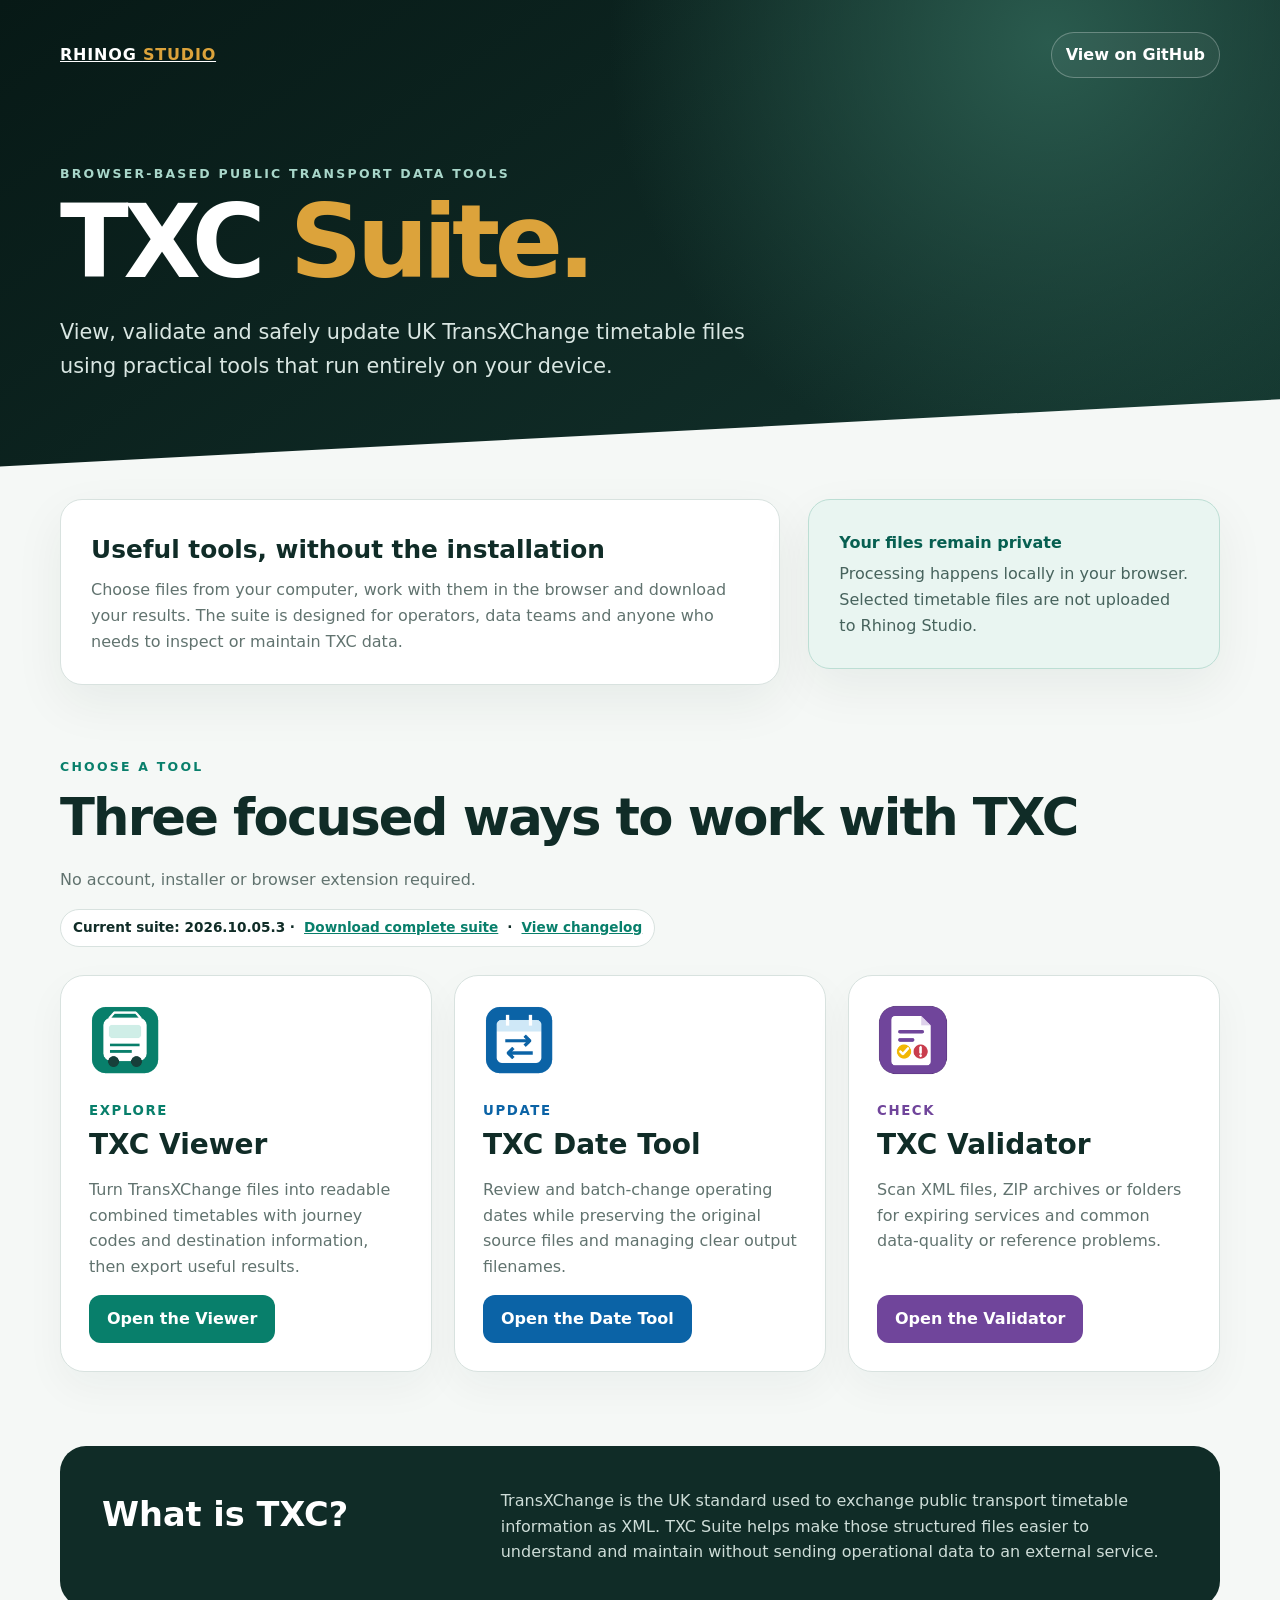
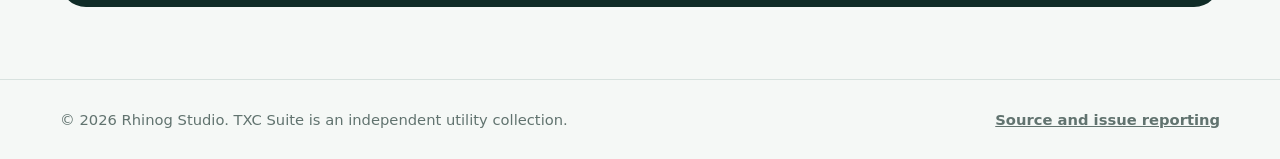
<file: index.html>
<!doctype html>
<html lang="en-GB">
<head>
  <meta charset="utf-8">
  <meta name="viewport" content="width=device-width,initial-scale=1">
  <title>TXC Suite — Free TransXChange Tools</title>
  <meta name="description" content="Free browser-based tools for viewing, validating and updating UK TransXChange (TXC) timetable files. Files stay on your device.">
  <meta name="author" content="Rhinog Studio">
  <meta name="robots" content="index,follow">
  <meta name="google-site-verification" content="6BDC26hVjI4keAQOYxqn8Y1YtmAqM4ipLRUNrR8YzLM">
  <link rel="canonical" href="https://rhinogstudio.co.uk/txc-suite/">
  <link rel="icon" type="image/png" href="assets/viewer.png">
  <meta property="og:type" content="website">
  <meta property="og:title" content="TXC Suite — Free TransXChange Tools">
  <meta property="og:description" content="View, validate and update TransXChange timetable files securely in your browser.">
  <meta property="og:url" content="https://rhinogstudio.co.uk/txc-suite/">
  <meta name="theme-color" content="#102c27">
  <style>
    :root{--ink:#102c27;--muted:#61736f;--paper:#f5f8f6;--white:#fff;--line:#d8e2df;--gold:#dca33b;--teal:#087f6b;--blue:#0b63a6;--purple:#70459b}
    *{box-sizing:border-box}html{scroll-behavior:smooth}body{margin:0;background:var(--paper);color:var(--ink);font:16px/1.6 Inter,ui-sans-serif,system-ui,-apple-system,"Segoe UI",sans-serif}
    a{color:inherit}.shell{width:min(1160px,calc(100% - 40px));margin:auto}
    header{position:relative;overflow:hidden;padding:32px 0 88px;color:#fff;background:radial-gradient(circle at 82% 8%,#2a5b4e 0,transparent 38%),linear-gradient(145deg,#071916,#102c27 68%,#173d34)}
    header:after{content:"";position:absolute;inset:auto -5% -78px;height:180px;background:var(--paper);transform:rotate(-3deg)}
    nav{display:flex;align-items:center;justify-content:space-between;gap:20px}.brand{font-weight:850;letter-spacing:.05em}.brand span{color:var(--gold)}
    .repo{padding:9px 14px;border:1px solid #ffffff45;border-radius:999px;text-decoration:none;font-weight:700;background:#ffffff0d}.repo:hover{background:#ffffff19}
    .hero{position:relative;z-index:1;max-width:790px;padding:86px 0 64px}.eyebrow{margin:0 0 12px;color:#a9d7ca;font-size:.78rem;font-weight:850;letter-spacing:.18em;text-transform:uppercase}.hero h1{margin:0;font-size:clamp(3rem,8vw,6.3rem);line-height:.92;letter-spacing:-.055em}.hero h1 span{color:var(--gold)}.hero>p:last-child{max-width:690px;margin:28px 0 0;color:#d9e6e2;font-size:clamp(1.05rem,2vw,1.3rem)}
    main{position:relative;z-index:2;padding:0 0 72px}.intro{display:grid;grid-template-columns:1.4fr .8fr;gap:28px;align-items:start;margin-top:-36px}.intro-copy,.privacy{padding:30px;border:1px solid var(--line);border-radius:22px;background:#fff;box-shadow:0 18px 50px #102c2710}.intro h2{margin:0 0 8px;font-size:1.55rem}.intro p{margin:0;color:var(--muted)}.privacy{background:#e9f5f1;border-color:#bcded4}.privacy strong{display:block;margin-bottom:6px;color:#075f51}.privacy span{color:#47635d}
    .tools-heading{margin:72px 0 28px}.tools-heading h2{margin:0;font-size:clamp(2rem,4vw,3.2rem);letter-spacing:-.035em}.tools-heading p{margin:8px 0 0;color:var(--muted)}.version{display:inline-flex;gap:9px;align-items:center;margin-top:16px;padding:7px 12px;border:1px solid var(--line);border-radius:999px;background:#fff;font-size:.85rem;font-weight:750}.version a{color:var(--teal)}
    .tools{display:grid;grid-template-columns:repeat(3,1fr);gap:22px}.tool{display:flex;min-height:360px;flex-direction:column;padding:28px;border:1px solid var(--line);border-radius:24px;background:var(--white);box-shadow:0 16px 40px #102c270b;transition:transform .2s,box-shadow .2s}.tool:hover{transform:translateY(-5px);box-shadow:0 24px 54px #102c2717}.tool img{width:72px;height:72px;object-fit:contain}.tool small{margin:24px 0 8px;font-weight:850;letter-spacing:.12em;text-transform:uppercase}.tool h3{margin:0;font-size:1.75rem;line-height:1.15}.tool p{flex:1;color:var(--muted)}.tool a{align-self:flex-start;padding:11px 18px;border-radius:12px;color:#fff;text-decoration:none;font-weight:800}.viewer small{color:var(--teal)}.viewer a{background:var(--teal)}.dates small{color:var(--blue)}.dates a{background:var(--blue)}.validator small{color:var(--purple)}.validator a{background:var(--purple)}
    .about{display:grid;grid-template-columns:.7fr 1.3fr;gap:34px;margin-top:74px;padding:42px;border-radius:26px;background:#102c27;color:#fff}.about h2{margin:0;font-size:2.1rem}.about p{margin:0;color:#ceddd8}.about code{color:#f0be61}
    footer{padding:28px 0;border-top:1px solid var(--line);color:var(--muted);font-size:.92rem}.footer-row{display:flex;justify-content:space-between;gap:20px}.footer-row a{font-weight:700}
    @media(max-width:850px){.intro,.about{grid-template-columns:1fr}.tools{grid-template-columns:1fr}.tool{min-height:auto}.hero{padding-top:62px}.about{padding:30px}}
    @media(max-width:520px){.shell{width:min(100% - 26px,1160px)}header{padding-top:22px}.repo{font-size:.82rem}.intro-copy,.privacy,.tool{padding:22px}.footer-row{flex-direction:column}}
  </style>
  <script type="application/ld+json">{"@context":"https://schema.org","@type":"CollectionPage","name":"TXC Suite","url":"https://rhinogstudio.co.uk/txc-suite/","description":"Free browser-based TransXChange timetable tools from Rhinog Studio.","hasPart":[{"@type":"SoftwareApplication","name":"TXC Viewer","applicationCategory":"DeveloperApplication","operatingSystem":"Web browser","url":"https://rhinogstudio.co.uk/txc-suite/viewer/"},{"@type":"SoftwareApplication","name":"TXC Date Tool","applicationCategory":"DeveloperApplication","operatingSystem":"Web browser","url":"https://rhinogstudio.co.uk/txc-suite/date-tool/"},{"@type":"SoftwareApplication","name":"TXC Validator","applicationCategory":"DeveloperApplication","operatingSystem":"Web browser","url":"https://rhinogstudio.co.uk/txc-suite/validator/"}]}</script>
</head>
<body>
  <header>
    <div class="shell">
      <nav><a class="brand" href="https://rhinogstudio.co.uk/">RHINOG <span>STUDIO</span></a><a class="repo" href="https://github.com/RhinogStudio/txc-suite">View on GitHub</a></nav>
      <div class="hero"><p class="eyebrow">Browser-based public transport data tools</p><h1>TXC <span>Suite.</span></h1><p>View, validate and safely update UK TransXChange timetable files using practical tools that run entirely on your device.</p></div>
    </div>
  </header>
  <main class="shell">
    <section class="intro" aria-label="About TXC Suite"><div class="intro-copy"><h2>Useful tools, without the installation</h2><p>Choose files from your computer, work with them in the browser and download your results. The suite is designed for operators, data teams and anyone who needs to inspect or maintain TXC data.</p></div><div class="privacy"><strong>Your files remain private</strong><span>Processing happens locally in your browser. Selected timetable files are not uploaded to Rhinog Studio.</span></div></section>
    <section aria-labelledby="tools-title"><div class="tools-heading"><p class="eyebrow" style="color:#087f6b">Choose a tool</p><h2 id="tools-title">Three focused ways to work with TXC</h2><p>No account, installer or browser extension required.</p><div class="version">Current suite: 2026.10.05.3 · <a href="downloads/TXC_Suite_build_2026.10.05.3.zip" download>Download complete suite</a> · <a href="CHANGELOG.txt">View changelog</a></div></div>
      <div class="tools">
        <article class="tool viewer"><img src="assets/viewer.png" alt=""><small>Explore</small><h3>TXC Viewer</h3><p>Turn TransXChange files into readable combined timetables with journey codes and destination information, then export useful results.</p><a href="viewer/">Open the Viewer</a></article>
        <article class="tool dates"><img src="assets/date-tool.png" alt=""><small>Update</small><h3>TXC Date Tool</h3><p>Review and batch-change operating dates while preserving the original source files and managing clear output filenames.</p><a href="date-tool/">Open the Date Tool</a></article>
        <article class="tool validator"><img src="assets/validator.png" alt=""><small>Check</small><h3>TXC Validator</h3><p>Scan XML files, ZIP archives or folders for expiring services and common data-quality or reference problems.</p><a href="validator/">Open the Validator</a></article>
      </div>
    </section>
    <section class="about"><h2>What is TXC?</h2><p>TransXChange is the UK standard used to exchange public transport timetable information as XML. TXC Suite helps make those structured files easier to understand and maintain without sending operational data to an external service.</p></section>
  </main>
  <footer><div class="shell footer-row"><span>© 2026 Rhinog Studio. TXC Suite is an independent utility collection.</span><a href="https://github.com/RhinogStudio/txc-suite">Source and issue reporting</a></div></footer>
</body>
</html>
</file>
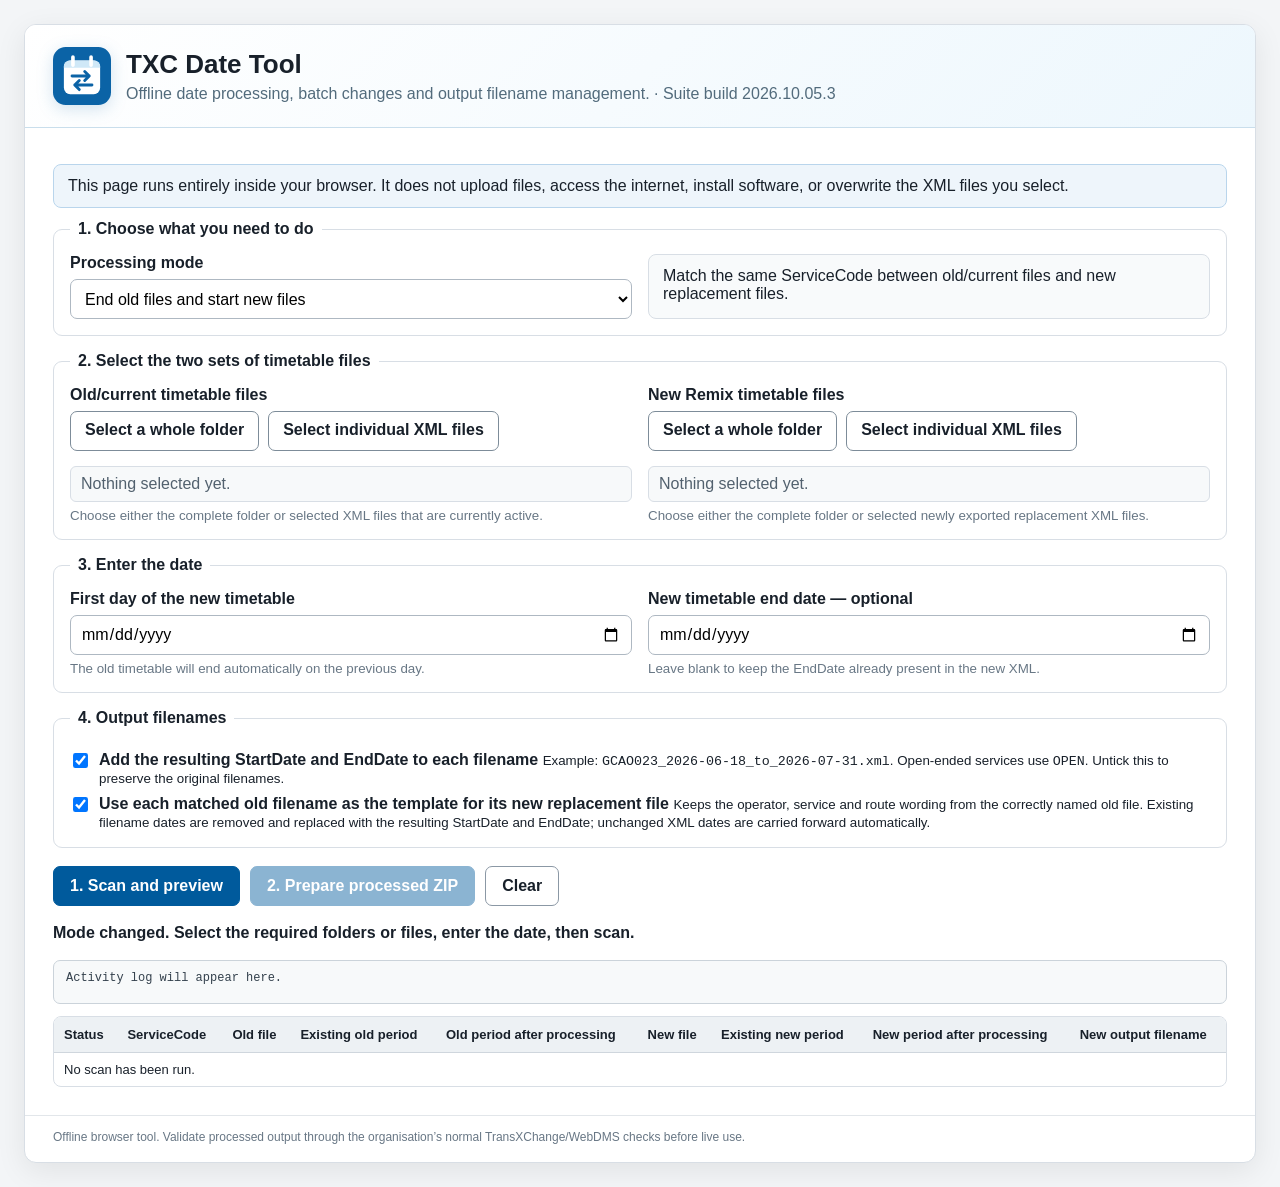
<file: date-tool/index.html>
<!doctype html>
<html lang="en">
<head>
  <meta charset="utf-8">
  <meta name="viewport" content="width=device-width, initial-scale=1">
  <link rel="icon" type="image/svg+xml" href="[data-uri]">
  <link rel="icon" type="image/x-icon" href="favicon.ico">
  <title>TXC Date Tool</title>
  <style>
    :root {
      font-family: "Segoe UI", Arial, sans-serif;
      color: #18202a;
      background: #f3f5f7;
      color-scheme: light;
    }
    * { box-sizing: border-box; }
    body { margin: 0; padding: 24px; }
    .app {
      max-width: 1280px;
      margin: 0 auto;
      background: white;
      border: 1px solid #d8dee5;
      border-radius: 12px;
      box-shadow: 0 8px 30px rgba(0,0,0,.08);
      overflow: hidden;
    }
    header {
      padding: 22px 28px;
      border-bottom: 1px solid #c9deec;
      background: linear-gradient(135deg, #ffffff, #edf7fd);
    }
    .brand-header {
      display: flex;
      align-items: center;
      gap: 15px;
    }
    .brand-icon {
      width: 58px;
      height: 58px;
      flex: 0 0 58px;
      filter: drop-shadow(0 4px 8px rgba(11, 99, 166, .18));
    }
    h1 { margin: 0 0 5px; font-size: 26px; }
    header p { margin: 0; color: #526b7c; }
    main { padding: 24px 28px 28px; }
    fieldset {
      border: 1px solid #d8dee5;
      border-radius: 9px;
      padding: 16px;
      margin: 0 0 16px;
    }
    legend { padding: 0 8px; font-weight: 700; }
    .grid {
      display: grid;
      grid-template-columns: minmax(230px, 1fr) minmax(230px, 1fr);
      gap: 16px;
    }
    .field label {
      display: block;
      margin-bottom: 7px;
      font-weight: 650;
    }
    .field small {
      display: block;
      margin-top: 6px;
      color: #687785;
    }
    select, input[type="date"] {
      width: 100%;
      min-height: 40px;
      border: 1px solid #aeb8c2;
      border-radius: 7px;
      padding: 8px 10px;
      background: white;
      font: inherit;
    }
    .file-picker-options {
      display: flex;
      flex-wrap: wrap;
      gap: 9px;
    }
    .file-picker-options input[type="file"] {
      position: absolute;
      width: 1px;
      height: 1px;
      overflow: hidden;
      clip: rect(0 0 0 0);
      white-space: nowrap;
      clip-path: inset(50%);
    }
    .file-picker-button {
      display: inline-flex;
      align-items: center;
      min-height: 40px;
      padding: 9px 14px;
      border: 1px solid #7d8c99;
      border-radius: 7px;
      background: white;
      color: #18202a;
      font-weight: 650;
      cursor: pointer;
    }
    .file-picker-button:hover { background: #f1f6fa; }
    .file-picker-button:focus-within {
      outline: 3px solid rgba(0, 90, 156, .2);
      outline-offset: 2px;
    }
    .selection-summary {
      margin-top: 8px;
      padding: 8px 10px;
      border-radius: 6px;
      background: #f7f9fa;
      border: 1px solid #d8dee5;
      color: #52616e;
    }
    .selection-summary.has-files {
      background: #eef9f1;
      border-color: #a9d5b6;
      color: #176b35;
      font-weight: 650;
    }
    .hidden { display: none !important; }
    .check-row {
      display: flex;
      align-items: flex-start;
      gap: 9px;
      margin-top: 8px;
    }
    .check-row input {
      margin-top: 3px;
      transform: scale(1.15);
    }
    .check-row label {
      margin: 0;
      font-weight: 650;
    }
    .mode-card {
      padding: 12px 14px;
      border: 1px solid #d8dee5;
      border-radius: 8px;
      background: #f8fafb;
    }
    .actions {
      display: flex;
      flex-wrap: wrap;
      gap: 10px;
      margin: 18px 0;
    }
    button {
      border: 1px solid #8b98a5;
      background: white;
      color: #18202a;
      border-radius: 7px;
      padding: 10px 16px;
      font: inherit;
      font-weight: 650;
      cursor: pointer;
    }
    button.primary {
      background: #005a9c;
      color: white;
      border-color: #005a9c;
    }
    button:disabled { opacity: .45; cursor: not-allowed; }
    .notice {
      border-radius: 8px;
      padding: 12px 14px;
      margin: 12px 0;
      background: #eef5fb;
      border: 1px solid #b9d5ec;
    }
    .notice.warning {
      background: #fff6df;
      border-color: #e8ca78;
    }
    .notice.error {
      background: #fff0f0;
      border-color: #e2a0a0;
    }
    .status {
      min-height: 24px;
      margin: 12px 0;
      font-weight: 600;
    }
    .download-panel {
      display: none;
      margin: 14px 0;
      padding: 16px;
      border: 2px solid #176b35;
      border-radius: 9px;
      background: #eef9f1;
    }
    .download-panel.visible { display: block; }
    .download-link {
      display: inline-block;
      margin-top: 10px;
      padding: 11px 17px;
      border-radius: 7px;
      background: #176b35;
      color: white;
      text-decoration: none;
      font-weight: 700;
    }
    .download-link:hover { background: #105a2b; }
    .log {
      margin: 12px 0;
      padding: 10px 12px;
      min-height: 44px;
      max-height: 180px;
      overflow: auto;
      white-space: pre-wrap;
      border: 1px solid #cbd3da;
      border-radius: 7px;
      background: #f7f9fa;
      color: #34414d;
      font-family: Consolas, monospace;
      font-size: 12px;
    }
    .table-wrap {
      overflow: auto;
      max-height: 430px;
      border: 1px solid #d8dee5;
      border-radius: 8px;
    }
    table {
      width: 100%;
      border-collapse: collapse;
      min-width: 900px;
      font-size: 13px;
    }
    thead th {
      position: sticky;
      top: 0;
      z-index: 1;
      text-align: left;
      background: #edf1f4;
      padding: 10px;
      border-bottom: 1px solid #cfd6dd;
    }
    tbody td {
      padding: 9px 10px;
      border-bottom: 1px solid #e6eaee;
      vertical-align: top;
    }
    tbody tr:last-child td { border-bottom: 0; }
    .ready { color: #176b35; font-weight: 700; }
    .issue { color: #9a3f13; font-weight: 700; }
    code { font-family: Consolas, monospace; }
    footer {
      border-top: 1px solid #e2e6ea;
      padding: 14px 28px 18px;
      color: #687785;
      font-size: 12px;
    }
    @media (max-width: 760px) {
      body { padding: 10px; }
      main, header { padding-left: 16px; padding-right: 16px; }
      .grid { grid-template-columns: 1fr; }
    }
  </style>
</head>
<body>
<div class="app">
  <header>
    <div class="brand-header">
      <div class="brand-icon" aria-hidden="true"><svg xmlns="http://www.w3.org/2000/svg" viewBox="0 0 64 64">
  <rect width="64" height="64" rx="14" fill="#0b63a6"/>
  <rect x="12" y="15" width="40" height="37" rx="7" fill="#ffffff"/>
  <path d="M12 23h40v-2a6 6 0 0 0-6-6H18a6 6 0 0 0-6 6z" fill="#cfe8f7"/>
  <path d="M22 11v9M42 11v9" stroke="#ffffff" stroke-width="4" stroke-linecap="round"/>
  <path d="M21 32h19m-5-5 5 5-5 5" fill="none" stroke="#0b63a6"
        stroke-width="3.2" stroke-linecap="round" stroke-linejoin="round"/>
  <path d="M43 42H24m5 5-5-5 5-5" fill="none" stroke="#0b63a6"
        stroke-width="3.2" stroke-linecap="round" stroke-linejoin="round"/>
</svg></div>
      <div>
        <h1>TXC Date Tool</h1>
        <p>Offline date processing, batch changes and output filename management. · Suite build 2026.10.05.3</p>
      </div>
    </div>
  </header>

  <main>
    <div class="notice">
      This page runs entirely inside your browser. It does not upload files, access the internet,
      install software, or overwrite the XML files you select.
    </div>

    <fieldset>
      <legend>1. Choose what you need to do</legend>
      <div class="grid">
        <div class="field">
          <label for="mode">Processing mode</label>
          <select id="mode">
            <option value="sync">End old files and start new files</option>
            <option value="end">End-date files only</option>
            <option value="start">Start-date files only</option>
          </select>
        </div>
        <div id="modeDescription" class="mode-card">
          Match the same ServiceCode between an old folder and a new folder.
        </div>
      </div>
    </fieldset>

    <fieldset>
      <legend id="folderLegend">2. Select the two sets of timetable files</legend>
      <div class="grid">
        <div class="field">
          <label id="primaryFolderLabel">Old/current timetable files</label>
          <div class="file-picker-options">
            <label class="file-picker-button">Select a whole folder
              <input id="primaryFolderFiles" type="file" accept=".xml,text/xml,application/xml"
                     multiple webkitdirectory directory>
            </label>
            <label class="file-picker-button">Select individual XML files
              <input id="primaryIndividualFiles" type="file" accept=".xml,text/xml,application/xml" multiple>
            </label>
          </div>
          <div id="primarySelectionSummary" class="selection-summary">Nothing selected yet.</div>
          <small id="primaryFolderHelp">Choose either the complete folder or selected XML files that are currently active.</small>
        </div>

        <div id="secondaryFolderField" class="field">
          <label>New Remix timetable files</label>
          <div class="file-picker-options">
            <label class="file-picker-button">Select a whole folder
              <input id="secondaryFolderFiles" type="file" accept=".xml,text/xml,application/xml"
                     multiple webkitdirectory directory>
            </label>
            <label class="file-picker-button">Select individual XML files
              <input id="secondaryIndividualFiles" type="file" accept=".xml,text/xml,application/xml" multiple>
            </label>
          </div>
          <div id="secondarySelectionSummary" class="selection-summary">Nothing selected yet.</div>
          <small>Choose either the complete folder or selected newly exported replacement XML files.</small>
        </div>
      </div>
    </fieldset>

    <fieldset>
      <legend>3. Enter the date</legend>
      <div class="grid">
        <div id="startDateField" class="field">
          <label id="startDateLabel" for="startDate">First day of the new timetable</label>
          <input id="startDate" type="date">
          <small id="startDateHelp">The old timetable will end automatically on the previous day.</small>
        </div>

        <div id="endDateField" class="field">
          <label id="endDateLabel" for="endDate">New timetable end date — optional</label>
          <input id="endDate" type="date">
          <small id="endDateHelp">Leave blank to keep the EndDate already present in the new XML.</small>
        </div>
      </div>
    </fieldset>

    <fieldset>
      <legend>4. Output filenames</legend>
      <div class="check-row">
        <input id="renameFiles" type="checkbox" checked>
        <div>
          <label for="renameFiles">Add the resulting StartDate and EndDate to each filename</label>
          <small>
            Example: <code>GCAO023_2026-06-18_to_2026-07-31.xml</code>.
            Open-ended services use <code>OPEN</code>. Untick this to preserve the original filenames.
          </small>
        </div>
      </div>
      <div id="useOldFilenameRow" class="check-row">
        <input id="useOldFilenameForNew" type="checkbox" checked>
        <div>
          <label for="useOldFilenameForNew">Use each matched old filename as the template for its new replacement file</label>
          <small>
            Keeps the operator, service and route wording from the correctly named old file. Existing filename dates are removed
            and replaced with the resulting StartDate and EndDate; unchanged XML dates are carried forward automatically.
          </small>
        </div>
      </div>
    </fieldset>

    <div class="actions">
      <button id="scanButton" class="primary">1. Scan and preview</button>
      <button id="processButton" class="primary" disabled>2. Prepare processed ZIP</button>
      <button id="clearButton">Clear</button>
    </div>

    <div id="status" class="status">Choose a mode, select the required folders or files, enter the date, then scan.</div>
    <div id="message"></div>

    <div id="downloadPanel" class="download-panel">
      <strong>Your processed ZIP is ready.</strong>
      <div>The original XML files have not been changed.</div>
      <a id="downloadLink" class="download-link" href="#" download>Download processed ZIP</a>
    </div>

    <div id="log" class="log">Activity log will appear here.</div>

    <div class="table-wrap" aria-label="Service preview">
      <table>
        <thead id="previewHead"></thead>
        <tbody id="previewBody">
          <tr><td>No scan has been run.</td></tr>
        </tbody>
      </table>
    </div>
  </main>

  <footer>
    Offline browser tool. Validate processed output through the organisation’s normal
    TransXChange/WebDMS checks before live use.
  </footer>
</div>

<script>
"use strict";

const XML_PREFIX = String.raw`(?:[A-Za-z_][\w.\-]*:)?`;
const SERVICE_BLOCK_RE = new RegExp(
  `<${XML_PREFIX}Service\\b[^>]*>[\\s\\S]*?<\\/${XML_PREFIX}Service\\s*>`,
  "gi"
);
const OPERATING_PERIOD_SOURCE =
  `(?<open><(?<prefix>[A-Za-z_][\\w.\\-]*:)?OperatingPeriod\\b[^>]*>)` +
  `(?<body>[\\s\\S]*?)` +
  `(?<close><\\/${XML_PREFIX}OperatingPeriod\\s*>)`;

const state = {
  rows: [],
  primaryDocuments: new Map(),
  secondaryDocuments: new Map(),
  scanSignature: ""
};

const els = {
  mode: document.getElementById("mode"),
  modeDescription: document.getElementById("modeDescription"),
  folderLegend: document.getElementById("folderLegend"),
  primaryFolderLabel: document.getElementById("primaryFolderLabel"),
  primaryFolderHelp: document.getElementById("primaryFolderHelp"),
  primaryFolderFiles: document.getElementById("primaryFolderFiles"),
  primaryIndividualFiles: document.getElementById("primaryIndividualFiles"),
  primarySelectionSummary: document.getElementById("primarySelectionSummary"),
  secondaryFolderField: document.getElementById("secondaryFolderField"),
  secondaryFolderFiles: document.getElementById("secondaryFolderFiles"),
  secondaryIndividualFiles: document.getElementById("secondaryIndividualFiles"),
  secondarySelectionSummary: document.getElementById("secondarySelectionSummary"),
  startDateField: document.getElementById("startDateField"),
  startDateLabel: document.getElementById("startDateLabel"),
  startDateHelp: document.getElementById("startDateHelp"),
  startDate: document.getElementById("startDate"),
  endDateField: document.getElementById("endDateField"),
  endDateLabel: document.getElementById("endDateLabel"),
  endDateHelp: document.getElementById("endDateHelp"),
  endDate: document.getElementById("endDate"),
  renameFiles: document.getElementById("renameFiles"),
  useOldFilenameRow: document.getElementById("useOldFilenameRow"),
  useOldFilenameForNew: document.getElementById("useOldFilenameForNew"),
  scanButton: document.getElementById("scanButton"),
  processButton: document.getElementById("processButton"),
  clearButton: document.getElementById("clearButton"),
  status: document.getElementById("status"),
  message: document.getElementById("message"),
  previewHead: document.getElementById("previewHead"),
  previewBody: document.getElementById("previewBody"),
  downloadPanel: document.getElementById("downloadPanel"),
  downloadLink: document.getElementById("downloadLink"),
  log: document.getElementById("log")
};

let currentDownloadUrl = "";

function escapeRegExp(value) {
  return value.replace(/[.*+?^${}()|[\]\\]/g, "\\$&");
}

function localName(element) {
  return element.localName || element.nodeName.split(":").pop();
}

function directChild(element, name) {
  return Array.from(element.children || []).find(child => localName(child) === name) || null;
}

function firstDescendant(element, name) {
  return Array.from(element.getElementsByTagName("*")).find(child => localName(child) === name) || null;
}

function elementText(element) {
  return element ? (element.textContent || "").trim() : "";
}

function newlineOf(text) {
  if (text.includes("\r\n")) return "\r\n";
  if (text.includes("\r")) return "\r";
  return "\n";
}

function relativeInsideSelectedFolder(file) {
  const raw = file.webkitRelativePath || file.name;
  const normal = raw.replaceAll("\\", "/");
  const parts = normal.split("/").filter(Boolean);
  return parts.length > 1 ? parts.slice(1).join("/") : file.name;
}

function isXmlFile(file) {
  return file.name.toLowerCase().endsWith(".xml");
}

async function readUtf8Xml(file, side, index) {
  const bytes = new Uint8Array(await file.arrayBuffer());
  let offset = 0;
  let hadBom = false;

  if (bytes.length >= 3 && bytes[0] === 0xEF && bytes[1] === 0xBB && bytes[2] === 0xBF) {
    offset = 3;
    hadBom = true;
  }

  const headerSample = new TextDecoder("ascii").decode(
    bytes.slice(offset, Math.min(bytes.length, offset + 512))
  );
  const encodingMatch = headerSample.match(/<\?xml[^>]*encoding=["']\s*([^"']+?)\s*["']/i);
  if (encodingMatch) {
    const declared = encodingMatch[1].toLowerCase().replaceAll("_", "-");
    if (!["utf-8", "utf8"].includes(declared)) {
      throw new Error(
        `${file.name} declares ${encodingMatch[1]} encoding. ` +
        `This safety-first browser version only processes UTF-8 XML.`
      );
    }
  }

  let text;
  try {
    text = new TextDecoder("utf-8", { fatal: true }).decode(bytes.slice(offset));
  } catch {
    throw new Error(`${file.name} is not valid UTF-8 XML.`);
  }

  assertWellFormed(text, file.name);

  return {
    id: `${side}:${index}`,
    side,
    file,
    displayPath: relativeInsideSelectedFolder(file),
    text,
    newline: newlineOf(text),
    hadBom
  };
}

function parseXml(text, filename) {
  const xml = new DOMParser().parseFromString(text, "application/xml");
  const parserError = Array.from(xml.getElementsByTagName("*"))
    .find(element => localName(element).toLowerCase() === "parsererror");

  if (parserError) {
    const detail = elementText(parserError).replace(/\s+/g, " ").slice(0, 240);
    throw new Error(`${filename} is not well-formed XML. ${detail}`);
  }
  return xml;
}

function assertWellFormed(text, filename) {
  parseXml(text, filename);
}

function parseServices(documentRecord) {
  const xml = parseXml(documentRecord.text, documentRecord.file.name);
  const services = Array.from(xml.getElementsByTagName("*"))
    .filter(element => localName(element) === "Service");

  const records = [];

  for (const service of services) {
    const codeElement =
      directChild(service, "ServiceCode") || firstDescendant(service, "ServiceCode");
    const code = elementText(codeElement);
    if (!code) continue;

    const operatingPeriod =
      directChild(service, "OperatingPeriod") || firstDescendant(service, "OperatingPeriod");

    let startDate = "";
    let endDate = "";
    if (operatingPeriod) {
      startDate = elementText(directChild(operatingPeriod, "StartDate"));
      endDate = elementText(directChild(operatingPeriod, "EndDate"));
    }

    records.push({
      code,
      normalizedCode: code.toLocaleLowerCase(),
      documentId: documentRecord.id,
      displayPath: documentRecord.displayPath,
      startDate,
      endDate,
      hasOperatingPeriod: Boolean(operatingPeriod)
    });
  }

  return records;
}

function mapRecordsByCode(documents) {
  const result = new Map();

  for (const documentRecord of documents.values()) {
    const records = parseServices(documentRecord);
    for (const record of records) {
      const current = result.get(record.normalizedCode) || [];
      current.push(record);
      result.set(record.normalizedCode, current);
    }
  }

  if (result.size === 0) {
    throw new Error("No <ServiceCode> values were found in one of the selected folders.");
  }
  return result;
}

function buildSyncRows(primaryByCode, secondaryByCode) {
  const codes = Array.from(
    new Set([...primaryByCode.keys(), ...secondaryByCode.keys()])
  ).sort();

  return codes.map(normalizedCode => {
    const oldRecords = primaryByCode.get(normalizedCode) || [];
    const newRecords = secondaryByCode.get(normalizedCode) || [];
    const code = oldRecords[0]?.code || newRecords[0]?.code || normalizedCode;

    let status = "Ready";
    if (oldRecords.length === 0) status = "Missing old";
    else if (newRecords.length === 0) status = "Missing new";
    else if (oldRecords.length > 1) status = "Duplicate old";
    else if (newRecords.length > 1) status = "Duplicate new";
    else if (!oldRecords[0].hasOperatingPeriod) status = "Old has no OperatingPeriod";
    else if (!newRecords[0].hasOperatingPeriod) status = "New has no OperatingPeriod";

    return {
      kind: "sync",
      code,
      oldRecords,
      newRecords,
      status,
      processable: status === "Ready"
    };
  });
}

function buildSingleRows(documents) {
  const rows = [];

  for (const documentRecord of documents.values()) {
    const records = parseServices(documentRecord);

    if (records.length === 0) {
      rows.push({
        kind: "single",
        code: "",
        record: {
          documentId: documentRecord.id,
          displayPath: documentRecord.displayPath,
          startDate: "",
          endDate: ""
        },
        status: "No ServiceCode",
        processable: false
      });
      continue;
    }

    const counts = new Map();
    for (const record of records) {
      const key = record.normalizedCode;
      counts.set(key, (counts.get(key) || 0) + 1);
    }

    for (const record of records) {
      let status = "Ready";
      if ((counts.get(record.normalizedCode) || 0) > 1) {
        status = "Duplicate ServiceCode in file";
      } else if (!record.hasOperatingPeriod) {
        status = "No OperatingPeriod";
      }

      rows.push({
        kind: "single",
        code: record.code,
        record,
        status,
        processable: status === "Ready"
      });
    }
  }

  return rows.sort((a, b) =>
    a.record.displayPath.localeCompare(b.record.displayPath) ||
    a.code.localeCompare(b.code)
  );
}

function isoDateOrThrow(value, label) {
  if (!/^\d{4}-\d{2}-\d{2}$/.test(value)) {
    throw new Error(`${label} is required and must use YYYY-MM-DD.`);
  }
  const parsed = new Date(`${value}T00:00:00Z`);
  if (Number.isNaN(parsed.getTime()) || parsed.toISOString().slice(0, 10) !== value) {
    throw new Error(`${label} is not a valid calendar date.`);
  }
  return parsed;
}

function previousIsoDay(value) {
  const parsed = isoDateOrThrow(value, "New timetable start date");
  parsed.setUTCDate(parsed.getUTCDate() - 1);
  return parsed.toISOString().slice(0, 10);
}

function validateDateInputs() {
  const mode = els.mode.value;
  const startValue = els.startDate.value;
  const endValue = els.endDate.value;

  if (mode === "end") {
    const end = isoDateOrThrow(endValue, "EndDate");
    return { mode, start: "", end: end.toISOString().slice(0, 10), oldEnd: "" };
  }

  const start = isoDateOrThrow(
    startValue,
    mode === "sync" ? "New timetable StartDate" : "StartDate"
  );
  const startIso = start.toISOString().slice(0, 10);

  let endIso = "";
  if (endValue) {
    const end = isoDateOrThrow(
      endValue,
      mode === "sync" ? "Optional new timetable EndDate" : "Optional EndDate"
    );
    endIso = end.toISOString().slice(0, 10);
    if (endIso < startIso) {
      throw new Error("The EndDate cannot be before the StartDate.");
    }
  }

  return {
    mode,
    start: startIso,
    end: endIso,
    oldEnd: mode === "sync" ? previousIsoDay(startIso) : ""
  };
}

function selectedFiles(side) {
  const folderInput = side === "primary" ? els.primaryFolderFiles : els.secondaryFolderFiles;
  const individualInput = side === "primary" ? els.primaryIndividualFiles : els.secondaryIndividualFiles;
  return folderInput.files && folderInput.files.length
    ? folderInput.files
    : individualInput.files;
}

function updateSelectionSummary(side) {
  const files = Array.from(selectedFiles(side) || []).filter(file =>
    file.name.toLowerCase().endsWith(".xml")
  );
  const folderInput = side === "primary" ? els.primaryFolderFiles : els.secondaryFolderFiles;
  const summary = side === "primary" ? els.primarySelectionSummary : els.secondarySelectionSummary;
  const source = folderInput.files && folderInput.files.length ? "folder" : "individual selection";
  summary.textContent = files.length
    ? `${files.length} XML file${files.length === 1 ? "" : "s"} selected from ${source}.`
    : "Nothing selected yet.";
  summary.classList.toggle("has-files", files.length > 0);
}

function handleFileSelection(side, source) {
  const other = side === "primary"
    ? (source === "folder" ? els.primaryIndividualFiles : els.primaryFolderFiles)
    : (source === "folder" ? els.secondaryIndividualFiles : els.secondaryFolderFiles);
  other.value = "";
  updateSelectionSummary(side);
  resetScanState("Inputs changed. Run Scan and preview again.");
}

function currentSignature() {
  const primary = Array.from(selectedFiles("primary") || [])
    .map(file => `${file.name}:${file.size}:${file.lastModified}`)
    .join("|");
  const secondary = Array.from(selectedFiles("secondary") || [])
    .map(file => `${file.name}:${file.size}:${file.lastModified}`)
    .join("|");

  return [
    els.mode.value,
    primary,
    secondary,
    els.startDate.value,
    els.endDate.value,
    els.renameFiles.checked ? "rename" : "keep",
    els.useOldFilenameForNew.checked ? "old-name-template" : "new-name-template"
  ].join("|||");
}

function appendLog(message) {
  const timestamp = new Date().toLocaleTimeString();
  const existing = els.log.textContent === "Activity log will appear here."
    ? ""
    : els.log.textContent + "\n";
  els.log.textContent = `${existing}[${timestamp}] ${message}`;
  els.log.scrollTop = els.log.scrollHeight;
}

function clearDownload() {
  if (currentDownloadUrl) {
    URL.revokeObjectURL(currentDownloadUrl);
    currentDownloadUrl = "";
  }
  els.downloadLink.removeAttribute("href");
  els.downloadLink.removeAttribute("download");
  els.downloadPanel.classList.remove("visible");
}

function showMessage(text, type = "") {
  els.message.innerHTML = "";
  if (!text) return;
  const box = document.createElement("div");
  box.className = `notice ${type}`.trim();
  box.textContent = text;
  els.message.appendChild(box);
}

function resetScanState(message = "Inputs changed. Run Scan and preview again.") {
  clearDownload();
  state.rows = [];
  state.primaryDocuments = new Map();
  state.secondaryDocuments = new Map();
  state.scanSignature = "";
  els.processButton.disabled = true;
  els.status.textContent = message;
  renderPreview([]);
}

function fileDescription(records) {
  if (records.length === 0) return "";
  if (records.length === 1) return records[0].displayPath;
  const paths = [...new Set(records.map(record => record.displayPath))];
  return `${records.length} matches: ${paths.join(", ")}`;
}

function periodDescription(recordOrRecords) {
  if (Array.isArray(recordOrRecords)) {
    if (recordOrRecords.length !== 1) return "";
    recordOrRecords = recordOrRecords[0];
  }
  if (!recordOrRecords) return "";
  return `${recordOrRecords.startDate || "missing"} → ${recordOrRecords.endDate || "open/no EndDate"}`;
}

function plannedDescription(row, dates) {
  if (dates.mode === "end") {
    return `EndDate → ${dates.end}`;
  }
  if (dates.mode === "start") {
    return dates.end
      ? `StartDate → ${dates.start}; EndDate → ${dates.end}`
      : `StartDate → ${dates.start}; EndDate unchanged`;
  }
  return "";
}

function resultingSyncPeriod(recordOrRecords, dates, role) {
  if (Array.isArray(recordOrRecords)) {
    if (recordOrRecords.length !== 1) return "";
    recordOrRecords = recordOrRecords[0];
  }
  if (!recordOrRecords) return "";

  const start = role === "old"
    ? (recordOrRecords.startDate || "missing")
    : dates.start;
  const end = role === "old"
    ? dates.oldEnd
    : (dates.end || recordOrRecords.endDate || "open/no EndDate");
  return `${start} → ${end}`;
}

function cleanTemplateStem(stem, serviceCode, removeLegacyNumber = false) {
  const escapedCode = String(serviceCode || "")
    .replace(/[.*+?^${}()|[\]\\]/g, "\\$&");
  let cleaned = stem;

  if (escapedCode) {
    cleaned = cleaned.replace(
      new RegExp(`(?:[_-])?${escapedCode}$`, "i"),
      ""
    );
  }

  cleaned = cleaned
    .replace(/(?:^|[_-])(?:19|20)\d{2}-\d{2}-\d{2}(?=$|[_-])/g, "_")
    .replace(/(?:^|[_-])(?:19|20)\d{6}(?=$|[_-])/g, "_")
    .replace(/(?:^|[_-])OPEN(?=$|[_-])/gi, "_")
    .replace(/(?:^|[_-])to(?=$|[_-])/gi, "_")
    .replace(/_{2,}/g, "_")
    .replace(/^[_-]+|[_-]+$/g, "");

  if (removeLegacyNumber) {
    cleaned = cleaned.replace(/_\d+$/, "").replace(/_+$/, "");
  }

  return cleaned;
}

function resultDatedOutputPath(
  templatePath,
  serviceCode,
  startDate,
  endDate,
  removeLegacyNumber = false
) {
  const parts = splitFilename(templatePath);
  const prefix = sanitizeFilenamePart(
    cleanTemplateStem(parts.stem, serviceCode, removeLegacyNumber)
  );
  const start = sanitizeFilenamePart(
    String(startDate || "").replaceAll("-", "") || "NO_START"
  );
  const end = sanitizeFilenamePart(
    String(endDate || "").replaceAll("-", "") || "OPEN"
  );
  const code = sanitizeFilenamePart(serviceCode || "SERVICE");

  return safeZipPath(
    `${parts.directory}${prefix}_${start}_to_${end}_${code}${parts.extension || ".xml"}`
  );
}

function oldTemplateOutputPath(oldPath, serviceCode, startDate, endDate) {
  return resultDatedOutputPath(
    oldPath,
    serviceCode,
    startDate,
    endDate,
    true
  );
}

function plannedNewFilename(row, dates) {
  if (row.oldRecords.length !== 1 || row.newRecords.length !== 1) return "";
  const basename = path => path.replaceAll("\\", "/").split("/").pop();
  return basename(plannedNewOutputPath(row, dates));
}

function plannedNewOutputPath(row, dates) {
  if (row.oldRecords.length !== 1 || row.newRecords.length !== 1) return "";
  if (!els.renameFiles.checked) return safeZipPath(row.newRecords[0].displayPath);
  if (els.useOldFilenameForNew.checked) {
    return oldTemplateOutputPath(
      row.oldRecords[0].displayPath,
      row.code,
      dates.start,
      dates.end || row.newRecords[0].endDate
    );
  }
  return datedOutputPath(
    row.newRecords[0].displayPath,
    dates.start,
    dates.end || row.newRecords[0].endDate,
    row.code
  );
}

function flagOutputFilenameCollisions(rows, dates) {
  const paths = new Map();
  rows.filter(row => row.processable).forEach(row => {
    const path = plannedNewOutputPath(row, dates).toLowerCase();
    if (!path) return;
    const documents = paths.get(path) || new Set();
    documents.add(row.newRecords[0].documentId);
    paths.set(path, documents);
  });
  rows.forEach(row => {
    if (!row.processable) return;
    const path = plannedNewOutputPath(row, dates).toLowerCase();
    if ((paths.get(path)?.size || 0) > 1) {
      row.status = "New output filename collision";
      row.processable = false;
    }
  });
}

function renderPreview(rows) {
  const mode = els.mode.value;
  els.previewHead.innerHTML = "";
  els.previewBody.innerHTML = "";

  const headerRow = els.previewHead.insertRow();
  const headers = mode === "sync"
    ? [
        "Status",
        "ServiceCode",
        "Old file",
        "Existing old period",
        "Old period after processing",
        "New file",
        "Existing new period",
        "New period after processing",
        "New output filename"
      ]
    : ["Status", "ServiceCode", "File", "Current period", "Planned change"];

  for (const heading of headers) {
    const th = document.createElement("th");
    th.textContent = heading;
    headerRow.appendChild(th);
  }

  if (rows.length === 0) {
    const row = els.previewBody.insertRow();
    const cell = row.insertCell();
    cell.colSpan = headers.length;
    cell.textContent = "No scan has been run.";
    return;
  }

  let dates = null;
  try {
    dates = validateDateInputs();
  } catch {
    dates = { mode };
  }

  for (const item of rows) {
    const row = els.previewBody.insertRow();
    const values = mode === "sync"
      ? [
          item.status,
          item.code,
          fileDescription(item.oldRecords),
          periodDescription(item.oldRecords),
          resultingSyncPeriod(item.oldRecords, dates, "old"),
          fileDescription(item.newRecords),
          periodDescription(item.newRecords),
          resultingSyncPeriod(item.newRecords, dates, "new"),
          plannedNewFilename(item, dates)
        ]
      : [
          item.status,
          item.code,
          item.record.displayPath,
          periodDescription(item.record),
          plannedDescription(item, dates)
        ];

    values.forEach((value, index) => {
      const cell = row.insertCell();
      cell.textContent = value;
      if (index === 0) {
        cell.className = item.processable ? "ready" : "issue";
      }
    });
  }
}

async function loadDocuments(fileList, side) {
  const files = Array.from(fileList || []).filter(isXmlFile);
  if (files.length === 0) {
    throw new Error("No XML files were selected. Choose a whole folder or select individual XML files.");
  }

  const records = await Promise.all(
    files.map((file, index) => readUtf8Xml(file, side, index))
  );
  return new Map(records.map(record => [record.id, record]));
}

function updateModeUi() {
  const mode = els.mode.value;
  clearDownload();

  if (mode === "sync") {
    els.modeDescription.textContent =
      "Match the same ServiceCode between old/current files and new replacement files.";
    els.folderLegend.textContent = "2. Select the two sets of timetable files";
    els.primaryFolderLabel.textContent = "Old/current timetable files";
    els.primaryFolderHelp.textContent =
      "Choose either the complete folder or selected XML files that are currently active.";
    els.secondaryFolderField.classList.remove("hidden");
    els.useOldFilenameRow.classList.remove("hidden");

    els.startDateField.classList.remove("hidden");
    els.startDateLabel.textContent = "First day of the new timetable";
    els.startDateHelp.textContent =
      "The old timetable will end automatically on the previous day.";

    els.endDateField.classList.remove("hidden");
    els.endDateLabel.textContent = "New timetable end date — optional";
    els.endDateHelp.textContent =
      "Leave blank to keep the EndDate already present in the new XML.";
  } else if (mode === "end") {
    els.modeDescription.textContent =
      "Apply one EndDate to every safe Service record in the selected folder or individual files.";
    els.folderLegend.textContent = "2. Select the timetable files";
    els.primaryFolderLabel.textContent = "XML files to end-date";
    els.primaryFolderHelp.textContent =
      "Every safe Service record selected will receive the chosen EndDate.";
    els.secondaryFolderField.classList.add("hidden");
    els.useOldFilenameRow.classList.add("hidden");

    els.startDateField.classList.add("hidden");
    els.endDateField.classList.remove("hidden");
    els.endDateLabel.textContent = "EndDate to apply";
    els.endDateHelp.textContent =
      "Existing StartDate values and all other XML content remain unchanged.";
  } else {
    els.modeDescription.textContent =
      "Apply one StartDate to every safe Service record in the selected folder or individual files.";
    els.folderLegend.textContent = "2. Select the timetable files";
    els.primaryFolderLabel.textContent = "XML files to start-date";
    els.primaryFolderHelp.textContent =
      "Every safe Service record selected will receive the chosen StartDate.";
    els.secondaryFolderField.classList.add("hidden");
    els.useOldFilenameRow.classList.add("hidden");

    els.startDateField.classList.remove("hidden");
    els.startDateLabel.textContent = "StartDate to apply";
    els.startDateHelp.textContent =
      "Existing EndDate values remain unchanged unless an optional EndDate is entered.";

    els.endDateField.classList.remove("hidden");
    els.endDateLabel.textContent = "EndDate — optional";
    els.endDateHelp.textContent =
      "Leave blank to preserve the EndDate already present in each XML file.";
  }

  resetScanState("Mode changed. Select the required folders or files, enter the date, then scan.");
}

async function scan() {
  try {
    showMessage("");
    clearDownload();
    appendLog(`Starting ${els.mode.value} scan.`);
    els.processButton.disabled = true;
    els.scanButton.disabled = true;
    els.status.textContent = "Scanning XML files…";

    const dates = validateDateInputs();

    const primaryDocuments = await loadDocuments(selectedFiles("primary"), "primary");
    let secondaryDocuments = new Map();
    let rows;

    if (els.mode.value === "sync") {
      secondaryDocuments = await loadDocuments(selectedFiles("secondary"), "secondary");
      rows = buildSyncRows(
        mapRecordsByCode(primaryDocuments),
        mapRecordsByCode(secondaryDocuments)
      );
      flagOutputFilenameCollisions(rows, dates);
    } else {
      rows = buildSingleRows(primaryDocuments);
    }

    state.primaryDocuments = primaryDocuments;
    state.secondaryDocuments = secondaryDocuments;
    state.rows = rows;
    state.scanSignature = currentSignature();

    renderPreview(rows);

    const ready = rows.filter(row => row.processable).length;
    const issues = rows.length - ready;
    const unit = els.mode.value === "sync" ? "pair" : "service";
    els.status.textContent =
      `Scan complete: ${ready} ready ${unit}(s), ${issues} issue(s). Only Ready rows will process.`;
    appendLog(`Scan complete: ${ready} ready ${unit}(s), ${issues} issue(s).`);
    els.processButton.disabled = ready === 0;
  } catch (error) {
    state.rows = [];
    state.primaryDocuments = new Map();
    state.secondaryDocuments = new Map();
    state.scanSignature = "";
    renderPreview([]);
    const detail = error.message || String(error);
    showMessage(detail, "error");
    appendLog(`SCAN ERROR: ${detail}`);
    els.status.textContent = "Scan failed. No files were changed.";
  } finally {
    els.scanButton.disabled = false;
  }
}

function serviceCodePattern(serviceCode) {
  return new RegExp(
    `<${XML_PREFIX}ServiceCode\\b[^>]*>\\s*${escapeRegExp(serviceCode.trim())}\\s*` +
    `<\\/${XML_PREFIX}ServiceCode\\s*>`,
    "i"
  );
}

function findServiceBlock(text, serviceCode) {
  const blocks = [...text.matchAll(new RegExp(SERVICE_BLOCK_RE.source, "gi"))]
    .filter(match => serviceCodePattern(serviceCode).test(match[0]));

  if (blocks.length === 0) {
    throw new Error(`ServiceCode '${serviceCode}' was not found in the XML text.`);
  }
  if (blocks.length > 1) {
    throw new Error(
      `ServiceCode '${serviceCode}' appears more than once in the same XML file.`
    );
  }

  return {
    start: blocks[0].index,
    end: blocks[0].index + blocks[0][0].length,
    text: blocks[0][0]
  };
}

function inferChildIndent(body, newline) {
  const match = body.match(new RegExp(`${escapeRegExp(newline)}([ \\t]+)<`));
  return match ? match[1] : "  ";
}

function replaceDateElement(operatingText, localTag, value, namespacePrefix, newline) {
  const datePattern = new RegExp(
    `(?<open><${XML_PREFIX}${escapeRegExp(localTag)}\\b[^>]*>)[\\s\\S]*?` +
    `(?<close><\\/${XML_PREFIX}${escapeRegExp(localTag)}\\s*>)`,
    "i"
  );

  const existing = operatingText.match(datePattern);
  if (existing) {
    const start = existing.index;
    const end = start + existing[0].length;
    return operatingText.slice(0, start) +
      existing.groups.open + value + existing.groups.close +
      operatingText.slice(end);
  }

  const opPattern = new RegExp(`^${OPERATING_PERIOD_SOURCE}$`, "i");
  const opMatch = operatingText.match(opPattern);
  if (!opMatch) {
    throw new Error("Could not safely read the service OperatingPeriod.");
  }

  let body = opMatch.groups.body;
  const childIndent = inferChildIndent(body, newline);
  const newElement =
    `<${namespacePrefix}${localTag}>${value}</${namespacePrefix}${localTag}>`;

  if (localTag === "EndDate") {
    const startPattern = new RegExp(
      `<${XML_PREFIX}StartDate\\b[^>]*>[\\s\\S]*?<\\/${XML_PREFIX}StartDate\\s*>`,
      "i"
    );
    const startMatch = body.match(startPattern);
    if (startMatch) {
      const insertionPoint = startMatch.index + startMatch[0].length;
      body = body.slice(0, insertionPoint) +
        newline + childIndent + newElement +
        body.slice(insertionPoint);
    } else {
      body = newline + childIndent + newElement + body;
    }
  } else {
    body = newline + childIndent + newElement + body;
  }

  return opMatch.groups.open + body + opMatch.groups.close;
}

function updateServiceDate(text, serviceCode, dateTag, value, newline) {
  const service = findServiceBlock(text, serviceCode);
  const opMatches = [
    ...service.text.matchAll(new RegExp(OPERATING_PERIOD_SOURCE, "gi"))
  ];

  if (opMatches.length === 0) {
    throw new Error(`ServiceCode '${serviceCode}' has no OperatingPeriod.`);
  }
  if (opMatches.length > 1) {
    throw new Error(
      `ServiceCode '${serviceCode}' has more than one OperatingPeriod. ` +
      `No output was created because the target is ambiguous.`
    );
  }

  const op = opMatches[0];
  const prefix = op.groups.prefix || "";
  const updatedOperating = replaceDateElement(
    op[0], dateTag, value, prefix, newline
  );
  const updatedService =
    service.text.slice(0, op.index) +
    updatedOperating +
    service.text.slice(op.index + op[0].length);

  return text.slice(0, service.start) + updatedService + text.slice(service.end);
}

function csvCell(value) {
  const text = String(value ?? "");
  return `"${text.replaceAll('"', '""')}"`;
}

function makeReport(rows) {
  const headers = [
    "mode",
    "service_code",
    "source_role",
    "file",
    "original_start",
    "original_end",
    "result_start",
    "result_end",
    "status"
  ];
  const lines = [headers.map(csvCell).join(",")];
  for (const row of rows) {
    lines.push(headers.map(header => csvCell(row[header])).join(","));
  }
  return "\uFEFF" + lines.join("\r\n");
}

function encodeDocument(documentRecord, text) {
  const bytes = new TextEncoder().encode(text);
  if (!documentRecord.hadBom) return bytes;
  const output = new Uint8Array(bytes.length + 3);
  output.set([0xEF, 0xBB, 0xBF], 0);
  output.set(bytes, 3);
  return output;
}

function dosDateTime(inputDate = new Date()) {
  const year = Math.max(1980, inputDate.getFullYear());
  const dosTime =
    (inputDate.getHours() << 11) |
    (inputDate.getMinutes() << 5) |
    Math.floor(inputDate.getSeconds() / 2);
  const dosDate =
    ((year - 1980) << 9) |
    ((inputDate.getMonth() + 1) << 5) |
    inputDate.getDate();
  return { dosTime, dosDate };
}

const CRC_TABLE = (() => {
  const table = new Uint32Array(256);
  for (let n = 0; n < 256; n++) {
    let c = n;
    for (let k = 0; k < 8; k++) {
      c = (c & 1) ? (0xEDB88320 ^ (c >>> 1)) : (c >>> 1);
    }
    table[n] = c >>> 0;
  }
  return table;
})();

function crc32(bytes) {
  let crc = 0xFFFFFFFF;
  for (const byte of bytes) {
    crc = CRC_TABLE[(crc ^ byte) & 0xFF] ^ (crc >>> 8);
  }
  return (crc ^ 0xFFFFFFFF) >>> 0;
}

function u16(value) {
  return new Uint8Array([value & 0xFF, (value >>> 8) & 0xFF]);
}

function u32(value) {
  return new Uint8Array([
    value & 0xFF,
    (value >>> 8) & 0xFF,
    (value >>> 16) & 0xFF,
    (value >>> 24) & 0xFF
  ]);
}

function concatBytes(parts) {
  const length = parts.reduce((sum, part) => sum + part.length, 0);
  const output = new Uint8Array(length);
  let offset = 0;
  for (const part of parts) {
    output.set(part, offset);
    offset += part.length;
  }
  return output;
}

function createStoredZip(entries) {
  const localParts = [];
  const centralParts = [];
  let localOffset = 0;
  const now = dosDateTime();

  for (const entry of entries) {
    const nameBytes = new TextEncoder().encode(
      entry.name.replaceAll("\\", "/")
    );
    const data =
      entry.bytes instanceof Uint8Array
        ? entry.bytes
        : new Uint8Array(entry.bytes);
    const crc = crc32(data);
    const flags = 0x0800;

    const localHeader = concatBytes([
      u32(0x04034B50),
      u16(20),
      u16(flags),
      u16(0),
      u16(now.dosTime),
      u16(now.dosDate),
      u32(crc),
      u32(data.length),
      u32(data.length),
      u16(nameBytes.length),
      u16(0),
      nameBytes
    ]);

    localParts.push(localHeader, data);

    const centralHeader = concatBytes([
      u32(0x02014B50),
      u16(20),
      u16(20),
      u16(flags),
      u16(0),
      u16(now.dosTime),
      u16(now.dosDate),
      u32(crc),
      u32(data.length),
      u32(data.length),
      u16(nameBytes.length),
      u16(0),
      u16(0),
      u16(0),
      u16(0),
      u32(0),
      u32(localOffset),
      nameBytes
    ]);

    centralParts.push(centralHeader);
    localOffset += localHeader.length + data.length;
  }

  const localData = concatBytes(localParts);
  const centralData = concatBytes(centralParts);
  const end = concatBytes([
    u32(0x06054B50),
    u16(0),
    u16(0),
    u16(entries.length),
    u16(entries.length),
    u32(centralData.length),
    u32(localData.length),
    u16(0)
  ]);

  return new Blob([localData, centralData, end], {
    type: "application/zip"
  });
}

function splitFilename(path) {
  const normal = path.replaceAll("\\", "/");
  const slash = normal.lastIndexOf("/");
  const directory = slash >= 0 ? normal.slice(0, slash + 1) : "";
  const filename = slash >= 0 ? normal.slice(slash + 1) : normal;
  const dot = filename.lastIndexOf(".");
  const stem = dot > 0 ? filename.slice(0, dot) : filename;
  const extension = dot > 0 ? filename.slice(dot) : "";
  return { directory, stem, extension };
}

function sanitizeFilenamePart(value) {
  return String(value || "")
    .replace(/[<>:"/\\|?*\x00-\x1F]/g, "_")
    .replace(/\s+/g, "_")
    .replace(/_+/g, "_")
    .replace(/[. ]+$/g, "")
    .slice(0, 140) || "file";
}

function datedOutputPath(originalPath, startDate, endDate, serviceCode = "") {
  if (!els.renameFiles.checked) {
    return safeZipPath(originalPath);
  }
  return resultDatedOutputPath(
    originalPath,
    serviceCode,
    startDate,
    endDate
  );
}

function safeZipPath(path) {
  return path
    .replaceAll("\\", "/")
    .split("/")
    .filter(part => part && part !== "." && part !== "..")
    .join("/");
}

function uniqueZipPath(wanted, used) {
  let candidate = safeZipPath(wanted);
  if (!used.has(candidate.toLowerCase())) {
    used.add(candidate.toLowerCase());
    return candidate;
  }

  const dot = candidate.lastIndexOf(".");
  const base =
    dot > candidate.lastIndexOf("/") ? candidate.slice(0, dot) : candidate;
  const ext =
    dot > candidate.lastIndexOf("/") ? candidate.slice(dot) : "";

  let counter = 2;
  while (used.has(`${base}_${counter}${ext}`.toLowerCase())) {
    counter++;
  }
  candidate = `${base}_${counter}${ext}`;
  used.add(candidate.toLowerCase());
  return candidate;
}

function addDownload(entries, downloadName, summary) {
  const zipBlob = createStoredZip(entries);
  clearDownload();
  currentDownloadUrl = URL.createObjectURL(zipBlob);
  els.downloadLink.href = currentDownloadUrl;
  els.downloadLink.download = downloadName;
  els.downloadLink.textContent = `Download ${downloadName}`;
  els.downloadPanel.classList.add("visible");
  els.downloadPanel.scrollIntoView({ behavior: "smooth", block: "center" });
  els.status.textContent = summary;
  appendLog(`ZIP created successfully: ${downloadName}`);
}

async function processAndDownload() {
  try {
    showMessage("");
    clearDownload();
    appendLog(`Preparing ${els.mode.value} ZIP.`);

    if (!state.rows.length || state.scanSignature !== currentSignature()) {
      throw new Error(
        "The inputs changed after scanning. Run Scan and preview again."
      );
    }

    const dates = validateDateInputs();
    const readyRows = state.rows.filter(row => row.processable);
    if (readyRows.length === 0) {
      throw new Error("There are no Ready rows to process.");
    }

    els.processButton.disabled = true;
    els.scanButton.disabled = true;
    els.status.textContent = "Creating processed XML and ZIP…";

    const entries = [];
    const usedPaths = new Set();
    const reportRows = [];

    if (dates.mode === "sync") {
      const primaryTexts = new Map(
        [...state.primaryDocuments].map(([id, doc]) => [id, doc.text])
      );
      const secondaryTexts = new Map(
        [...state.secondaryDocuments].map(([id, doc]) => [id, doc.text])
      );
      const changedPrimary = new Set();
      const changedSecondary = new Set();
      const newFilenameTemplates = new Map();

      for (const row of readyRows) {
        const oldRecord = row.oldRecords[0];
        const newRecord = row.newRecords[0];
        const oldDoc = state.primaryDocuments.get(oldRecord.documentId);
        const newDoc = state.secondaryDocuments.get(newRecord.documentId);

        let oldText = primaryTexts.get(oldRecord.documentId);
        oldText = updateServiceDate(
          oldText, row.code, "EndDate", dates.oldEnd, oldDoc.newline
        );
        primaryTexts.set(oldRecord.documentId, oldText);
        changedPrimary.add(oldRecord.documentId);

        let newText = secondaryTexts.get(newRecord.documentId);
        newText = updateServiceDate(
          newText, row.code, "StartDate", dates.start, newDoc.newline
        );
        if (dates.end) {
          newText = updateServiceDate(
            newText, row.code, "EndDate", dates.end, newDoc.newline
          );
        }
        secondaryTexts.set(newRecord.documentId, newText);
        changedSecondary.add(newRecord.documentId);
        if (els.useOldFilenameForNew.checked) {
          const existingTemplate = newFilenameTemplates.get(newRecord.documentId);
          const proposedTemplate = {
            oldPath: oldRecord.displayPath,
            serviceCode: row.code
          };
          if (!existingTemplate) {
            newFilenameTemplates.set(newRecord.documentId, proposedTemplate);
          } else if (
            existingTemplate.oldPath !== proposedTemplate.oldPath ||
            existingTemplate.serviceCode !== proposedTemplate.serviceCode
          ) {
            newFilenameTemplates.set(newRecord.documentId, null);
          }
        }

        reportRows.push({
          mode: "sync",
          service_code: row.code,
          source_role: "old",
          file: oldRecord.displayPath,
          original_start: oldRecord.startDate,
          original_end: oldRecord.endDate,
          result_start: oldRecord.startDate,
          result_end: dates.oldEnd,
          status: "processed"
        });
        reportRows.push({
          mode: "sync",
          service_code: row.code,
          source_role: "new",
          file: newRecord.displayPath,
          original_start: newRecord.startDate,
          original_end: newRecord.endDate,
          result_start: dates.start,
          result_end: dates.end || newRecord.endDate,
          status: "processed"
        });
      }

      for (const id of changedPrimary) {
        const doc = state.primaryDocuments.get(id);
        assertWellFormed(primaryTexts.get(id), doc.file.name);
        entries.push({
          name: uniqueZipPath(
            `OLD_ENDED/${datedOutputPath(
              doc.displayPath,
              reportRows.find(row =>
                row.source_role === "old" && row.file === doc.displayPath
              )?.result_start || "",
              reportRows.find(row =>
                row.source_role === "old" && row.file === doc.displayPath
              )?.result_end || "",
              reportRows.find(row =>
                row.source_role === "old" && row.file === doc.displayPath
              )?.service_code || ""
            )}`,
            usedPaths
          ),
          bytes: encodeDocument(doc, primaryTexts.get(id))
        });
      }

      for (const id of changedSecondary) {
        const doc = state.secondaryDocuments.get(id);
        assertWellFormed(secondaryTexts.get(id), doc.file.name);
        const matchingReport = reportRows.find(row =>
          row.source_role === "new" && row.file === doc.displayPath
        );
        const template = newFilenameTemplates.get(id);
        const newOutputPath =
          els.renameFiles.checked && els.useOldFilenameForNew.checked && template
            ? oldTemplateOutputPath(
                template.oldPath,
                template.serviceCode,
                matchingReport?.result_start || dates.start,
                matchingReport?.result_end || dates.end || ""
              )
            : datedOutputPath(
                doc.displayPath,
                matchingReport?.result_start || "",
                matchingReport?.result_end || "",
                matchingReport?.service_code || template?.serviceCode || ""
              );
        entries.push({
          name: uniqueZipPath(
            `NEW_STARTED/${newOutputPath}`,
            usedPaths
          ),
          bytes: encodeDocument(doc, secondaryTexts.get(id))
        });
      }

      entries.push({
        name: uniqueZipPath("date_sync_report.csv", usedPaths),
        bytes: new TextEncoder().encode(makeReport(reportRows))
      });

      addDownload(
        entries,
        `TransXChange_Date_Sync_${dates.start}.zip`,
        `Finished: ${readyRows.length} service pair(s) processed. Click the green Download ZIP link.`
      );
    } else {
      const texts = new Map(
        [...state.primaryDocuments].map(([id, doc]) => [id, doc.text])
      );
      const changed = new Set();

      for (const row of readyRows) {
        const record = row.record;
        const doc = state.primaryDocuments.get(record.documentId);
        let text = texts.get(record.documentId);

        if (dates.mode === "end") {
          text = updateServiceDate(
            text, row.code, "EndDate", dates.end, doc.newline
          );
        } else {
          text = updateServiceDate(
            text, row.code, "StartDate", dates.start, doc.newline
          );
          if (dates.end) {
            text = updateServiceDate(
              text, row.code, "EndDate", dates.end, doc.newline
            );
          }
        }

        texts.set(record.documentId, text);
        changed.add(record.documentId);

        reportRows.push({
          mode: dates.mode,
          service_code: row.code,
          source_role: "selected",
          file: record.displayPath,
          original_start: record.startDate,
          original_end: record.endDate,
          result_start:
            dates.mode === "start" ? dates.start : record.startDate,
          result_end:
            dates.mode === "end"
              ? dates.end
              : (dates.end || record.endDate),
          status: "processed"
        });
      }

      const outputFolder =
        dates.mode === "end" ? "END_DATED" : "START_DATED";
      for (const id of changed) {
        const doc = state.primaryDocuments.get(id);
        assertWellFormed(texts.get(id), doc.file.name);
        const matchingReport = reportRows.find(
          row => row.file === doc.displayPath
        );
        entries.push({
          name: uniqueZipPath(
            `${outputFolder}/${datedOutputPath(
              doc.displayPath,
              matchingReport?.result_start || "",
              matchingReport?.result_end || "",
              matchingReport?.service_code || ""
            )}`,
            usedPaths
          ),
          bytes: encodeDocument(doc, texts.get(id))
        });
      }

      entries.push({
        name: uniqueZipPath("date_change_report.csv", usedPaths),
        bytes: new TextEncoder().encode(makeReport(reportRows))
      });

      const chosenDate =
        dates.mode === "end" ? dates.end : dates.start;
      const namePart =
        dates.mode === "end" ? "End_Date" : "Start_Date";

      addDownload(
        entries,
        `TransXChange_${namePart}_${chosenDate}.zip`,
        `Finished: ${readyRows.length} service(s) processed. Click the green Download ZIP link.`
      );
    }

    showMessage(
      "Processing is complete. Use the green Download ZIP link. " +
      "The original selected XML files were not changed."
    );
  } catch (error) {
    const detail = error.message || String(error);
    showMessage(detail, "error");
    appendLog(`PROCESSING ERROR: ${detail}`);
    els.status.textContent =
      "Processing failed. No source files were changed.";
  } finally {
    els.scanButton.disabled = false;
    els.processButton.disabled =
      !state.rows.some(row => row.processable) ||
      state.scanSignature !== currentSignature();
  }
}

function clearAll() {
  clearDownload();
  els.primaryFolderFiles.value = "";
  els.primaryIndividualFiles.value = "";
  els.secondaryFolderFiles.value = "";
  els.secondaryIndividualFiles.value = "";
  updateSelectionSummary("primary");
  updateSelectionSummary("secondary");
  els.startDate.value = "";
  els.endDate.value = "";
  els.renameFiles.checked = true;
  els.useOldFilenameForNew.checked = true;
  state.rows = [];
  state.primaryDocuments = new Map();
  state.secondaryDocuments = new Map();
  state.scanSignature = "";
  els.processButton.disabled = true;
  els.log.textContent = "Activity log will appear here.";
  showMessage("");
  renderPreview([]);
  els.status.textContent =
    "Choose a mode, select the required folders or files, enter the date, then scan.";
}

els.mode.addEventListener("change", updateModeUi);
els.scanButton.addEventListener("click", scan);
els.processButton.addEventListener("click", processAndDownload);
els.clearButton.addEventListener("click", clearAll);

els.primaryFolderFiles.addEventListener("change", () => handleFileSelection("primary", "folder"));
els.primaryIndividualFiles.addEventListener("change", () => handleFileSelection("primary", "individual"));
els.secondaryFolderFiles.addEventListener("change", () => handleFileSelection("secondary", "folder"));
els.secondaryIndividualFiles.addEventListener("change", () => handleFileSelection("secondary", "individual"));

[
  els.startDate,
  els.endDate,
  els.renameFiles,
  els.useOldFilenameForNew
].forEach(element =>
  element.addEventListener("change", () =>
    resetScanState("Inputs changed. Run Scan and preview again.")
  )
);

updateModeUi();
</script>
</body>
</html>
</file>
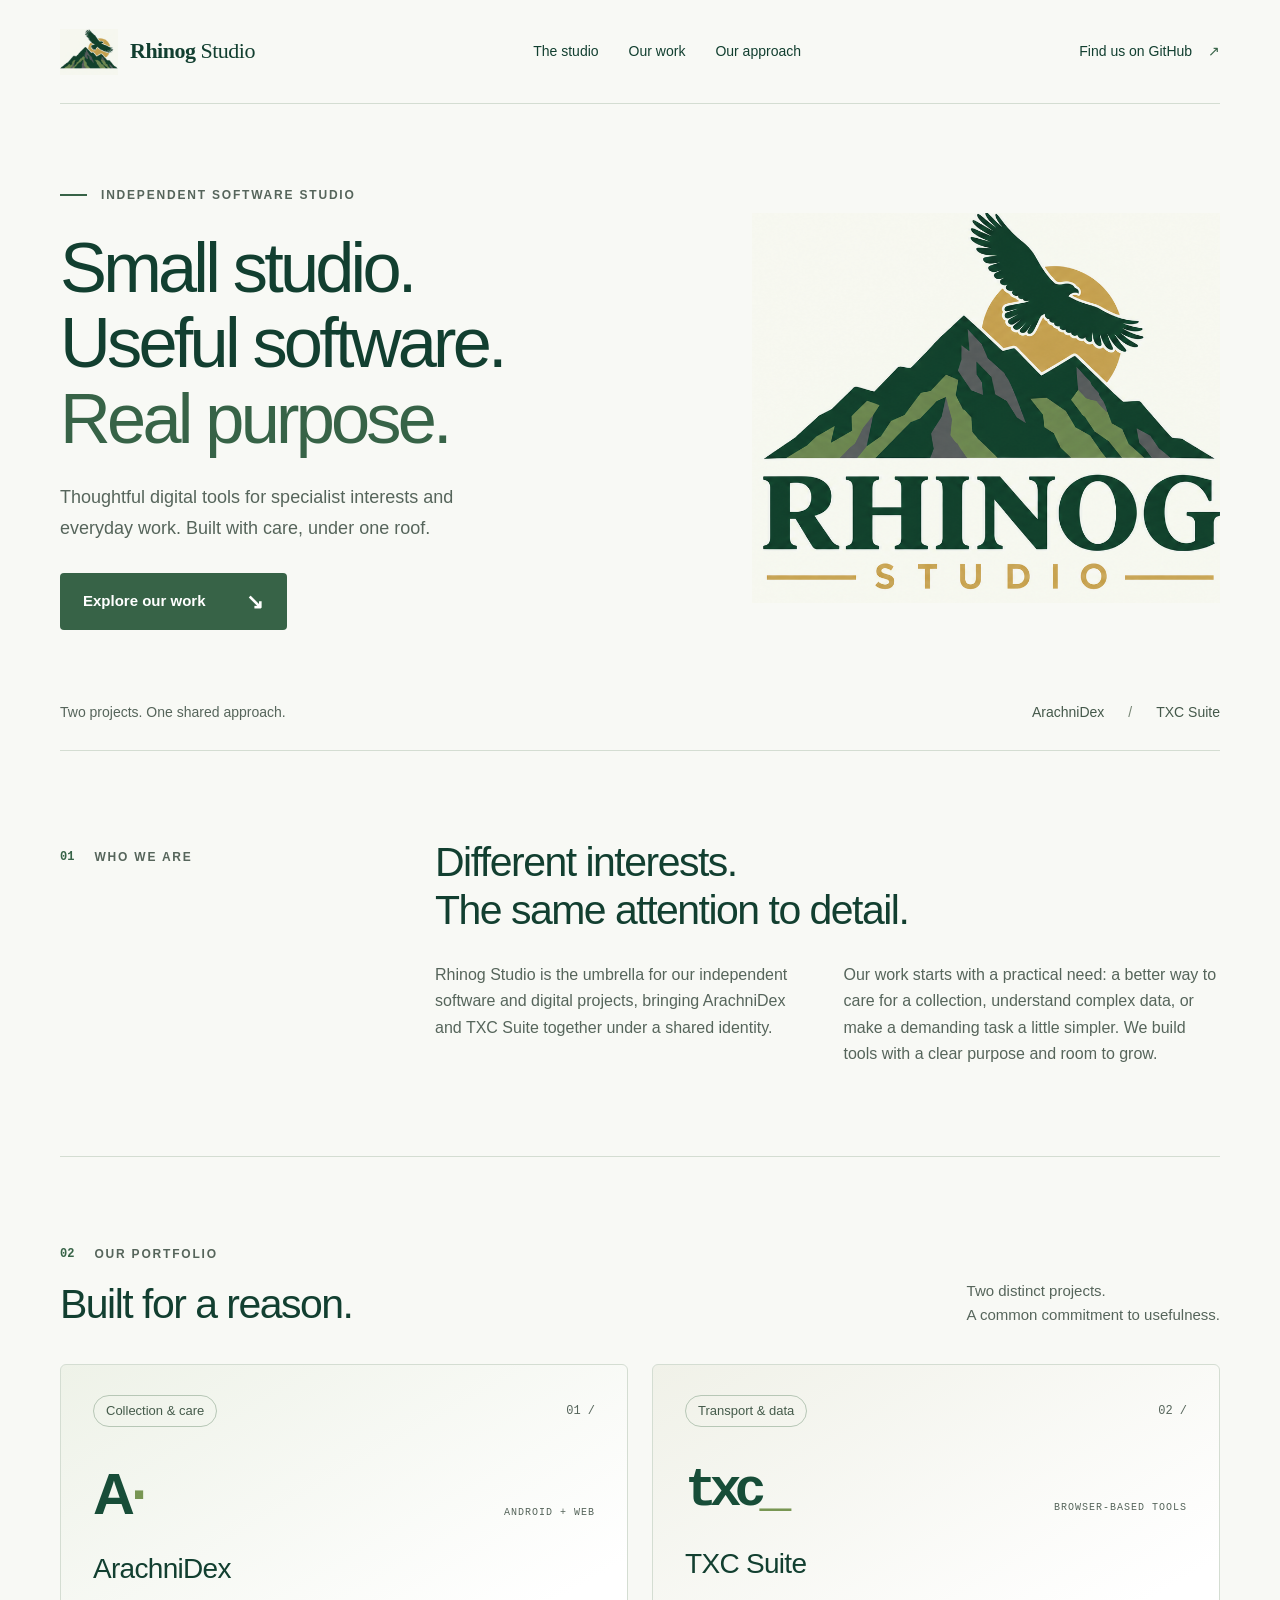
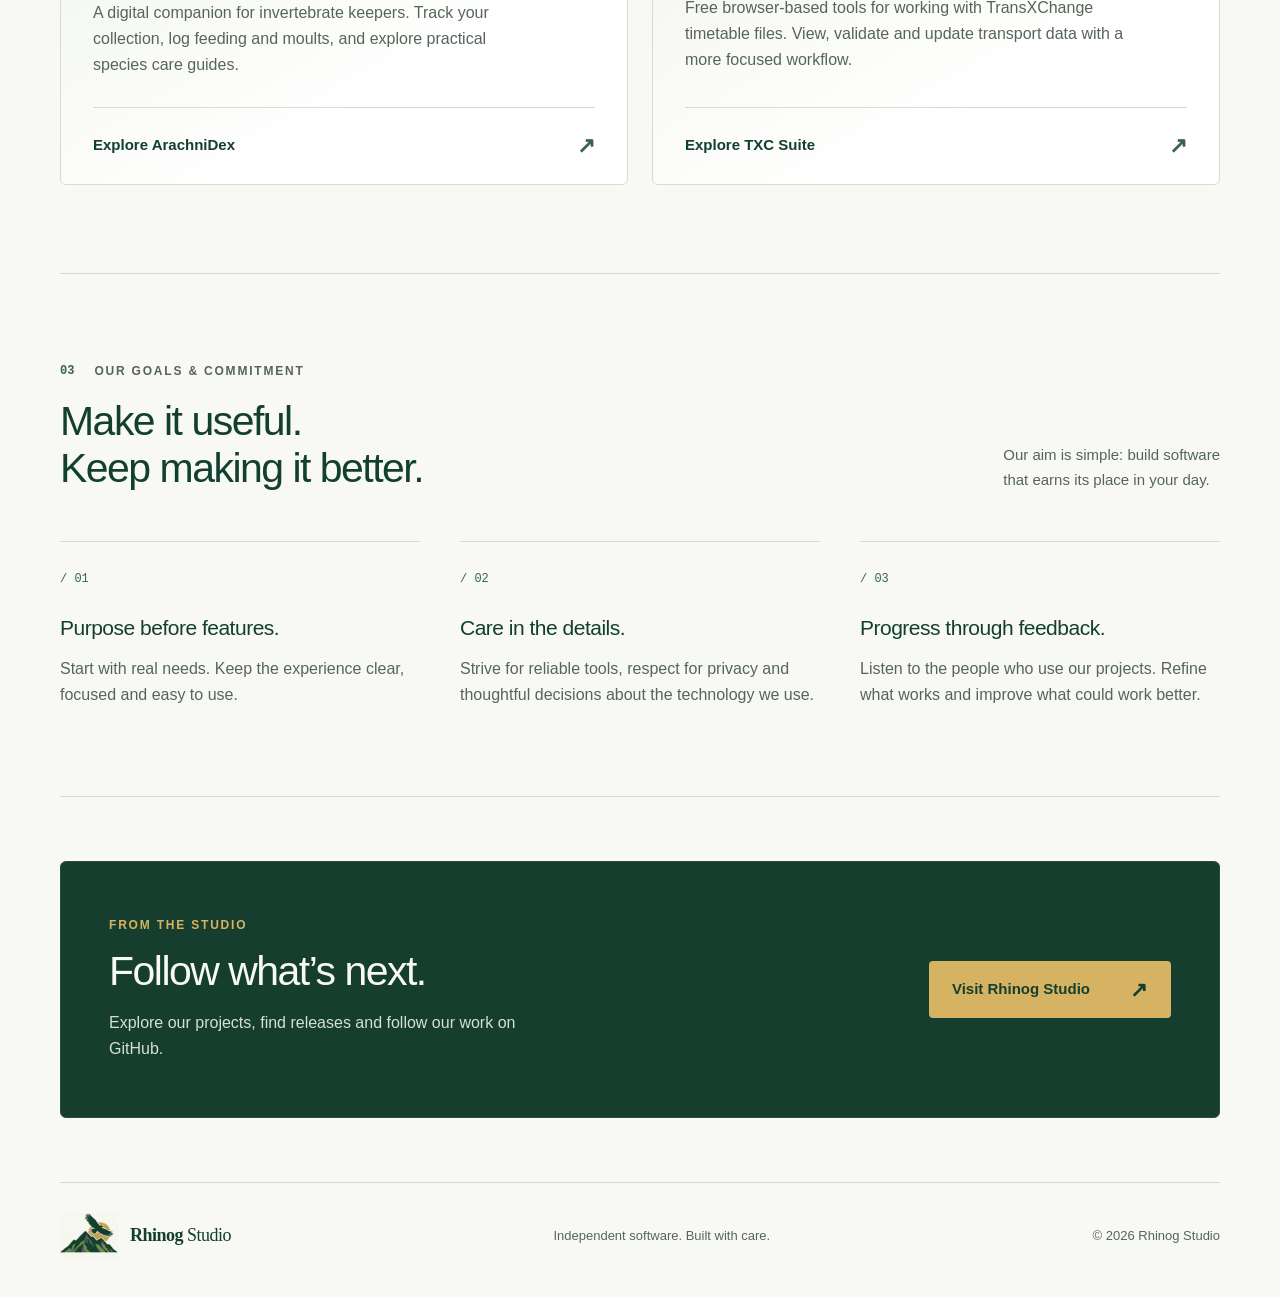
<file: site/index.html>
<!doctype html>
<html lang="en-GB">
<head>
  <meta charset="utf-8">
  <meta name="viewport" content="width=device-width, initial-scale=1">
  <meta name="theme-color" content="#123f30">
  <title>Rhinog Studio — Independent software. Real purpose.</title>
  <meta name="description" content="Rhinog Studio is the independent home of ArachniDex and TXC Suite. Thoughtful digital tools for specialist interests and everyday work.">
  <link rel="canonical" href="https://rhinogstudio.co.uk/">
  <meta property="og:type" content="website">
  <meta property="og:title" content="Rhinog Studio — Independent software. Real purpose.">
  <meta property="og:description" content="The independent home of ArachniDex and TXC Suite. Thoughtful digital tools for specialist interests and everyday work.">
  <meta property="og:url" content="https://rhinogstudio.co.uk/">
  <link rel="icon" type="image/png" href="assets/rhinog-studio-original.png">
  <link rel="stylesheet" href="styles.css">
  <meta name="google-site-verification" content="eJh1ISDMD8IivpWz22O-pEE_cUtiX1ofA1hAZ8tNMwk" />
</head>
<body>
  <a class="skip-link" href="#main">Skip to content</a>
  <header class="site-header wrap">
    <a class="brand" href="#" aria-label="Rhinog Studio home"><span class="logo-crop logo-small" aria-hidden="true"><img src="assets/rhinog-studio-original.png" alt="" width="1536" height="1024"></span><span>Rhinog <span class="brand-light">Studio</span></span></a>
    <nav aria-label="Main navigation"><a href="#about">The studio</a><a href="#portfolio">Our work</a><a href="#commitment">Our approach</a></nav>
    <a class="header-link" href="https://github.com/RhinogStudio">Find us on GitHub <span aria-hidden="true">↗</span></a>
  </header>
  <main id="main">
    <section class="hero wrap" aria-labelledby="hero-title">
      <div class="hero-copy">
        <p class="eyebrow"><span class="short-line" aria-hidden="true"></span> Independent software studio</p>
        <h1 id="hero-title">Small studio.<br>Useful software.<br><span>Real purpose.</span></h1>
        <p class="hero-description">Thoughtful digital tools for specialist interests and everyday work. Built with care, under one roof.</p>
        <a class="button" href="#portfolio">Explore our work <span aria-hidden="true">↘</span></a>
      </div>
      <div class="hero-art"><div class="logo-crop logo-full"><img src="assets/rhinog-studio-original.png" alt="Rhinog Studio — a buzzard above green mountains and a golden rising sun" width="1536" height="1024"></div></div>
      <div class="hero-foot"><span>Two projects. One shared approach.</span><div><span>ArachniDex</span><span class="foot-divider" aria-hidden="true">/</span><span>TXC Suite</span></div></div>
    </section>

    <section id="about" class="about section wrap" aria-labelledby="about-title">
      <p class="eyebrow section-label"><span class="section-number">01</span> Who we are</p>
      <div class="about-content"><h2 id="about-title">Different interests.<br>The same attention to detail.</h2><div class="about-text"><p>Rhinog Studio is the umbrella for our independent software and digital projects, bringing ArachniDex and TXC Suite together under a shared identity.</p><p>Our work starts with a practical need: a better way to care for a collection, understand complex data, or make a demanding task a little simpler. We build tools with a clear purpose and room to grow.</p></div></div>
    </section>

    <section id="portfolio" class="portfolio section wrap" aria-labelledby="portfolio-title">
      <div class="section-heading"><div><p class="eyebrow"><span class="section-number">02</span> Our portfolio</p><h2 id="portfolio-title">Built for a reason.</h2></div><p>Two distinct projects.<br>A common commitment to usefulness.</p></div>
      <div class="projects">
        <article class="project project-arachnidex">
          <div class="project-top"><span class="project-category">Collection &amp; care</span><span class="project-index">01 /</span></div>
          <div class="project-identity"><div class="project-symbol symbol-a" aria-hidden="true">A<span>·</span></div><p class="project-platform">ANDROID + WEB</p></div>
          <h3>ArachniDex</h3><p class="project-description">A digital companion for invertebrate keepers. Track your collection, log feeding and moults, and explore practical species care guides.</p>
          <a class="project-link" href="https://arachnidex.com/">Explore ArachniDex <span aria-hidden="true">↗</span></a>
        </article>
        <article class="project project-txc">
          <div class="project-top"><span class="project-category">Transport &amp; data</span><span class="project-index">02 /</span></div>
          <div class="project-identity"><div class="project-symbol symbol-t" aria-hidden="true">txc<span>_</span></div><p class="project-platform">BROWSER-BASED TOOLS</p></div>
          <h3>TXC Suite</h3><p class="project-description">Free browser-based tools for working with TransXChange timetable files. View, validate and update transport data with a more focused workflow.</p>
          <a class="project-link" href="/txc-suite/">Explore TXC Suite <span aria-hidden="true">↗</span></a>
        </article>
      </div>
    </section>

    <section id="commitment" class="commitment section wrap" aria-labelledby="commitment-title">
      <div class="section-heading"><div><p class="eyebrow"><span class="section-number">03</span> Our goals &amp; commitment</p><h2 id="commitment-title">Make it useful.<br>Keep making it better.</h2></div><p>Our aim is simple: build software<br>that earns its place in your day.</p></div>
      <div class="principles">
        <article><span class="principle-number">/ 01</span><h3>Purpose before features.</h3><p>Start with real needs. Keep the experience clear, focused and easy to use.</p></article>
        <article><span class="principle-number">/ 02</span><h3>Care in the details.</h3><p>Strive for reliable tools, respect for privacy and thoughtful decisions about the technology we use.</p></article>
        <article><span class="principle-number">/ 03</span><h3>Progress through feedback.</h3><p>Listen to the people who use our projects. Refine what works and improve what could work better.</p></article>
      </div>
    </section>

    <section class="closing wrap" aria-labelledby="closing-title"><div><p class="eyebrow">From the studio</p><h2 id="closing-title">Follow what’s next.</h2><p>Explore our projects, find releases and follow our work on GitHub.</p></div><a class="button button-light" href="https://github.com/RhinogStudio">Visit Rhinog Studio <span aria-hidden="true">↗</span></a></section>
  </main>
  <footer class="site-footer wrap"><a class="brand footer-brand" href="#" aria-label="Rhinog Studio home"><span class="logo-crop logo-small" aria-hidden="true"><img src="assets/rhinog-studio-original.png" alt="" width="1536" height="1024"></span><span>Rhinog <span class="brand-light">Studio</span></span></a><p>Independent software. Built with care.</p><span>© 2026 Rhinog Studio</span></footer>
</body>
</html>
</file>
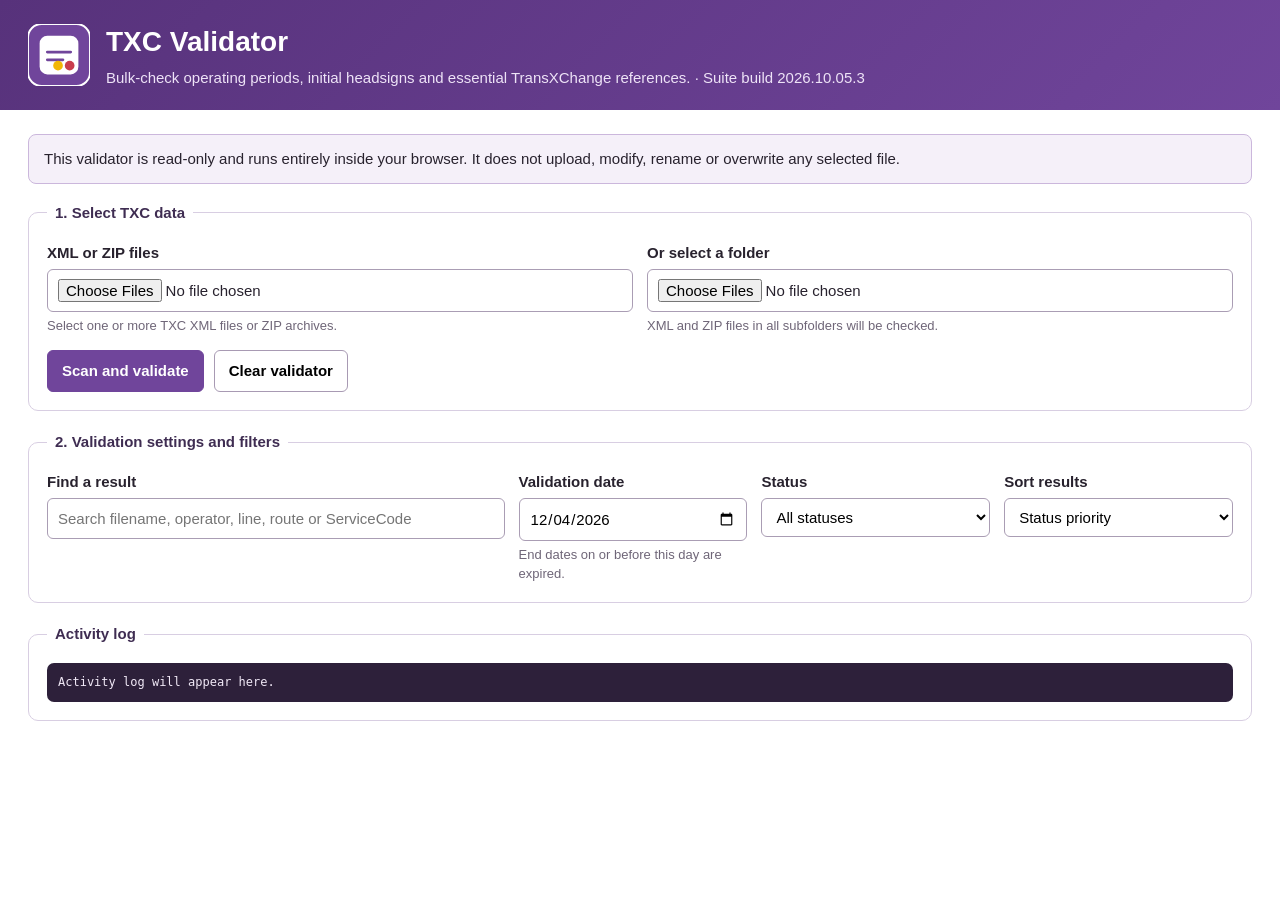
<file: validator/index.html>
<!doctype html>
<html lang="en">
<head>
  <meta charset="utf-8">
  <meta name="viewport" content="width=device-width,initial-scale=1">
  <link rel="icon" type="image/x-icon" href="favicon.ico">
  <title>TXC Validator</title>
  <style>
    :root{--brand:#70459b;--brand-dark:#57327b;--ink:#3f2d52;--muted:#6f6678;--line:#d8cee2;--soft:#f5f0f9;--red:#b42318;--red-bg:#fee4e2;--amber:#7a4d00;--amber-bg:#fff3cd;--green:#157347;--green-bg:#e5f6eb;--blue:#175cd3;--blue-bg:#eaf2ff}
    *{box-sizing:border-box} body{margin:0;background:#f7f4f9;color:#28222e;font:15px/1.45 "Segoe UI",Arial,sans-serif}
    .app{max-width:1500px;margin:auto;min-height:100vh;background:#fff;box-shadow:0 0 30px #3f2d5218}
    header{padding:22px 28px;background:linear-gradient(135deg,var(--brand-dark),var(--brand));color:#fff}
    .brand{display:flex;gap:16px;align-items:center}.icon{width:62px;height:62px;flex:none}.brand h1{margin:0;font-size:28px}.brand p{margin:4px 0 0;color:#eee3f7}
    main{padding:24px 28px 40px}.notice{padding:13px 15px;border:1px solid #cbb7dc;border-radius:8px;background:var(--soft);margin-bottom:18px}
    fieldset{border:1px solid var(--line);border-radius:10px;padding:18px;margin:0 0 20px}legend{font-weight:700;color:var(--ink);padding:0 8px}
    .load-grid,.controls,.summary{display:grid;gap:14px}.load-grid{grid-template-columns:1fr 1fr}.controls{grid-template-columns:2fr repeat(3,minmax(150px,1fr));align-items:start}.summary{grid-template-columns:repeat(7,1fr);margin:18px 0}
    label{display:block;font-weight:650;margin-bottom:5px}.hint{display:block;color:var(--muted);font-size:13px;margin-top:5px}input,select,button{font:inherit}input[type=file],input[type=search],input[type=date],select{width:100%;padding:9px 10px;border:1px solid #aa9db4;border-radius:6px;background:#fff}
    .actions{display:flex;gap:10px;flex-wrap:wrap;margin-top:15px}button{border:1px solid #a89ab3;border-radius:6px;background:#fff;padding:9px 14px;font-weight:650;cursor:pointer}button.primary{background:var(--brand);border-color:var(--brand);color:#fff}button:disabled{opacity:.55;cursor:wait}
    .card{border:1px solid var(--line);border-radius:9px;padding:13px 15px;background:#fff}.card strong{display:block;font-size:27px}.card.expired{border-color:#f1a6a0;background:var(--red-bg);color:var(--red)}.card.warning{border-color:#edcf75;background:var(--amber-bg);color:var(--amber)}.card.current{border-color:#9fd6b3;background:var(--green-bg);color:var(--green)}.card.review{border-color:#a9c5f4;background:var(--blue-bg);color:var(--blue)}.card.data-error{border-color:#e6a3aa;background:#fff0f2;color:#9f1239}.card.data-warning{border-color:#edcf75;background:var(--amber-bg);color:var(--amber)}
    .statusbar{display:flex;justify-content:space-between;gap:15px;align-items:center;margin:12px 0;color:var(--muted)}
    .table-wrap{border:1px solid var(--line);border-radius:9px;overflow:auto;max-height:620px}table{border-collapse:separate;border-spacing:0;width:100%;min-width:1220px}th,td{padding:10px 11px;border-bottom:1px solid #e6dfea;text-align:left;vertical-align:top}th{position:sticky;top:0;z-index:2;background:#f0e8f6;color:var(--ink);white-space:nowrap}tr:last-child td{border-bottom:0}tr.row-expired td{background:#fff0ef}tr.row-warning td{background:#fff9e8}tr.row-invalid td{background:#f2f6ff}tr.row-data-error td:first-child{box-shadow:inset 5px 0 #b4233c}
    .badge{display:inline-block;border-radius:999px;padding:3px 9px;font-size:12px;font-weight:750;white-space:nowrap}.badge.expired{background:var(--red-bg);color:var(--red)}.badge.warning{background:var(--amber-bg);color:var(--amber)}.badge.current,.badge.open{background:var(--green-bg);color:var(--green)}.badge.invalid{background:var(--blue-bg);color:var(--blue)}.badge.data-error{background:#ffe0e5;color:#9f1239}.badge.data-warning{background:var(--amber-bg);color:var(--amber)}.badge.data-ok{background:var(--green-bg);color:var(--green)}.data-check-notes{margin-top:5px;color:#7f1d35;font-size:12px;min-width:230px}.data-check-warnings{margin-top:5px;color:#7a4d00;font-size:12px;min-width:230px}.operator-code-values{margin-top:5px;color:var(--muted);font-size:12px}
    .path{font-size:12px;color:var(--muted);word-break:break-all;max-width:310px}.hidden{display:none!important}.log{white-space:pre-wrap;max-height:135px;overflow:auto;background:#2d203a;color:#f1e9f7;padding:11px;border-radius:7px;font:12px/1.45 Consolas,monospace}.empty{text-align:center;padding:34px;color:var(--muted)}
    .busy{position:fixed;inset:0;z-index:1000;display:grid;place-items:center;padding:20px;background:#2d203ad1;backdrop-filter:blur(3px)}.busy-card{width:min(520px,100%);padding:25px;border-radius:12px;background:#fff;box-shadow:0 18px 55px #0005;text-align:center}.spinner{width:42px;height:42px;margin:0 auto 15px;border:5px solid #dfd1ea;border-top-color:var(--brand);border-radius:50%;animation:spin .8s linear infinite}.busy h2{margin:0 0 6px;color:var(--ink)}.busy p{margin:5px 0;color:var(--muted)}progress{width:100%;height:16px;margin-top:14px;accent-color:var(--brand)}.busy-detail{min-height:20px;font-size:13px;overflow-wrap:anywhere}@keyframes spin{to{transform:rotate(360deg)}}
    @media(max-width:900px){main,header{padding-left:16px;padding-right:16px}.load-grid,.controls,.summary{grid-template-columns:1fr}.summary{grid-template-columns:1fr 1fr}.brand h1{font-size:22px}.icon{width:50px;height:50px}}
    @media print{header,.load-section,.controls-panel,.actions,.log-panel,.notice{display:none!important}.app{box-shadow:none}.table-wrap{max-height:none;overflow:visible;border:0}table{min-width:0;font-size:9px}th{position:static}.summary{grid-template-columns:repeat(7,1fr)}main{padding:0}}
  </style>
</head>
<body><div class="app">
  <header><div class="brand"><svg class="icon" viewBox="0 0 64 64" aria-hidden="true"><rect width="64" height="64" rx="14" fill="#70459b" stroke="#fff" stroke-width="2"/><rect x="12" y="12" width="40" height="40" rx="8" fill="#fff"/><path d="M20 29h24M20 37h16" stroke="#70459b" stroke-width="3" stroke-linecap="round"/><circle cx="43" cy="43" r="5" fill="#c93d4d"/><circle cx="31" cy="43" r="5" fill="#f2b705"/></svg><div><h1>TXC Validator</h1><p>Bulk-check operating periods, initial headsigns and essential TransXChange references. · Suite build 2026.10.05.3</p></div></div></header>
  <main>
    <div class="notice">This validator is read-only and runs entirely inside your browser. It does not upload, modify, rename or overwrite any selected file.</div>
    <section class="load-section"><fieldset><legend>1. Select TXC data</legend><div class="load-grid">
      <div><label for="fileInput">XML or ZIP files</label><input id="fileInput" type="file" accept=".xml,.zip,text/xml,application/xml,application/zip" multiple><span class="hint">Select one or more TXC XML files or ZIP archives.</span></div>
      <div><label for="folderInput">Or select a folder</label><input id="folderInput" type="file" accept=".xml,.zip,text/xml,application/xml,application/zip" multiple webkitdirectory directory><span class="hint">XML and ZIP files in all subfolders will be checked.</span></div>
    </div><div class="actions"><button id="scan" class="primary">Scan and validate</button><button id="clear">Clear validator</button></div></fieldset></section>
    <section class="controls-panel"><fieldset><legend>2. Validation settings and filters</legend><div class="controls">
      <div><label for="search">Find a result</label><input id="search" type="search" placeholder="Search filename, operator, line, route or ServiceCode"></div>
      <div><label for="asOf">Validation date</label><input id="asOf" type="date"><span class="hint">End dates on or before this day are expired.</span></div>
      <div><label for="statusFilter">Status</label><select id="statusFilter"><option value="all">All statuses</option><option value="dataError">Data check errors</option><option value="dataWarning">Data check warnings</option><option value="expired">Expired</option><option value="warning">Expiring within 31 days</option><option value="current">Current</option><option value="open">No EndDate</option><option value="invalid">Invalid dates</option></select></div>
      <div><label for="sort">Sort results</label><select id="sort"><option value="status">Status priority</option><option value="endAsc">End date (earliest first)</option><option value="endDesc">End date (latest first)</option><option value="service">ServiceCode</option><option value="source">Source file</option></select></div>
    </div></fieldset></section>
    <section id="results" class="hidden">
      <div class="summary"><div class="card"><span>Services checked</span><strong id="total">0</strong></div><div class="card data-error"><span>Data errors</span><strong id="dataErrors">0</strong></div><div class="card data-warning"><span>Data warnings</span><strong id="dataWarnings">0</strong></div><div class="card expired"><span>Expired</span><strong id="expired">0</strong></div><div class="card warning"><span>Within 31 days</span><strong id="warning">0</strong></div><div class="card current"><span>Current / open</span><strong id="current">0</strong></div><div class="card review"><span>Invalid dates</span><strong id="review">0</strong></div></div>
      <div class="actions"><button id="csv" class="primary">Export validation CSV</button><button id="print">Print report</button></div>
      <div class="statusbar"><span id="status">No results.</span><span id="reference"></span></div>
      <div class="table-wrap"><table><thead><tr><th>Date status</th><th>Days</th><th>End date</th><th>Start date</th><th>ServiceCode</th><th>Line</th><th>Operator</th><th>Description</th><th>Source file</th><th>Data checks</th><th>Date notes</th></tr></thead><tbody id="body"></tbody></table></div>
    </section>
    <section class="log-panel"><fieldset><legend>Activity log</legend><div id="log" class="log">Activity log will appear here.</div></fieldset></section>
  </main>
</div>
<div id="busy" class="busy hidden" role="dialog" aria-modal="true" aria-labelledby="busyTitle" aria-live="polite"><div class="busy-card"><div class="spinner" aria-hidden="true"></div><h2 id="busyTitle">Validating TXC files…</h2><p id="busyMessage">Preparing the selected files.</p><progress id="busyProgress"></progress><p id="busyDetail" class="busy-detail">Please keep this tab open. The validator is still working.</p></div></div>
<script>
"use strict";
const $=id=>document.getElementById(id); const els={fileInput:$("fileInput"),folderInput:$("folderInput"),scan:$("scan"),clear:$("clear"),search:$("search"),asOf:$("asOf"),statusFilter:$("statusFilter"),sort:$("sort"),results:$("results"),body:$("body"),status:$("status"),reference:$("reference"),log:$("log"),busy:$("busy"),busyMessage:$("busyMessage"),busyProgress:$("busyProgress"),busyDetail:$("busyDetail")};
const state={rows:[],documents:0,errors:0}; const pad=n=>String(n).padStart(2,"0"); const isoLocal=d=>`${d.getFullYear()}-${pad(d.getMonth()+1)}-${pad(d.getDate())}`; els.asOf.value=isoLocal(new Date());
function log(message){const stamp=new Date().toLocaleTimeString();els.log.textContent=(els.log.textContent==="Activity log will appear here."?"":els.log.textContent+"\n")+`[${stamp}] ${message}`;els.log.scrollTop=els.log.scrollHeight}
const breathe=()=>new Promise(resolve=>setTimeout(resolve,0));
function progress(message,detail="",value=null,max=null){els.busyMessage.textContent=message;els.busyDetail.textContent=detail||"Please keep this tab open. The validator is still working.";if(value===null||max===null){els.busyProgress.removeAttribute("value");els.busyProgress.removeAttribute("max")}else{els.busyProgress.max=Math.max(1,max);els.busyProgress.value=Math.min(value,max)}}
function lname(el){return el?.localName||el?.nodeName?.split(":").pop()||""} function children(el,name){return Array.from(el?.children||[]).filter(x=>lname(x)===name)} function child(el,name){return children(el,name)[0]||null} function descendants(el,name){return Array.from(el?.getElementsByTagName("*")||[]).filter(x=>lname(x)===name)} function text(el){return(el?.textContent||"").trim()} function dtext(el,name){return text(child(el,name))}
function esc(v){return String(v??"").replaceAll("&","&amp;").replaceAll("<","&lt;").replaceAll(">","&gt;").replaceAll('"',"&quot;").replaceAll("'","&#039;")}
function parseDate(value){if(!/^\d{4}-\d{2}-\d{2}$/.test(value||""))return null;const [y,m,d]=value.split("-").map(Number),date=new Date(y,m-1,d);return date.getFullYear()===y&&date.getMonth()===m-1&&date.getDate()===d?date:null}
function dayDiff(a,b){return Math.round((Date.UTC(a.getFullYear(),a.getMonth(),a.getDate())-Date.UTC(b.getFullYear(),b.getMonth(),b.getDate()))/86400000)}
function parseXml(value,name){const xml=new DOMParser().parseFromString(value,"application/xml"),err=descendants(xml,"parsererror")[0];if(err)throw new Error(`${name} is not well-formed XML. ${text(err).replace(/\s+/g," ").slice(0,180)}`);return xml}
function u16(v,o){return v.getUint16(o,true)} function u32(v,o){return v.getUint32(o,true)} function eocd(bytes){for(let o=bytes.length-22;o>=Math.max(0,bytes.length-65557);o--)if(bytes[o]===80&&bytes[o+1]===75&&bytes[o+2]===5&&bytes[o+3]===6)return o;return-1}
async function inflate(bytes){if(!("DecompressionStream" in window))throw new Error("This Edge version cannot unpack compressed ZIPs. Extract the ZIP and select the folder instead.");const stream=new Blob([bytes]).stream().pipeThrough(new DecompressionStream("deflate-raw"));return new Uint8Array(await new Response(stream).arrayBuffer())}
async function unzip(file,onEntry){const bytes=new Uint8Array(await file.arrayBuffer()),view=new DataView(bytes.buffer,bytes.byteOffset,bytes.byteLength),end=eocd(bytes);if(end<0)throw new Error(`${file.name} is not a readable ZIP file.`);const count=u16(view,end+10),decoder=new TextDecoder("utf-8");let offset=u32(view,end+16),found=0;for(let i=0;i<count;i++){if(i%20===0){progress(`Reading ${file.name}`,`Checking ZIP directory ${i+1} of ${count}…`,i,count);await breathe()}if(u32(view,offset)!==0x02014b50)throw new Error(`${file.name} has an invalid ZIP directory.`);const flags=u16(view,offset+8),method=u16(view,offset+10),size=u32(view,offset+20),nl=u16(view,offset+28),xl=u16(view,offset+30),cl=u16(view,offset+32),local=u32(view,offset+42),name=decoder.decode(bytes.slice(offset+46,offset+46+nl)).replaceAll("\\","/");offset+=46+nl+xl+cl;if(name.endsWith("/")||!name.toLowerCase().endsWith(".xml")||name.includes("__MACOSX/"))continue;if(flags&1)throw new Error(`${name} is encrypted.`);if(u32(view,local)!==0x04034b50)throw new Error(`${name} has an invalid ZIP entry.`);const start=local+30+u16(view,local+26)+u16(view,local+28),packed=bytes.slice(start,start+size),entryBytes=method===0?packed:method===8?await inflate(packed):(()=>{throw new Error(`${name} uses unsupported ZIP compression method ${method}.`)})();found++;await onEntry({name:`${file.name} › ${name}`,bytes:entryBytes},found);await breathe()}if(!found)throw new Error(`${file.name} contains no XML files.`)}
function decode(bytes,name){let offset=bytes[0]===239&&bytes[1]===187&&bytes[2]===191?3:0;const head=new TextDecoder("ascii").decode(bytes.slice(offset,offset+512)),m=head.match(/<\?xml[^>]*encoding=["']\s*([^"']+)/i);if(m&&!/^(utf-?8)$/i.test(m[1].replaceAll("_","-")))throw new Error(`${name} declares ${m[1]} encoding; this validator supports UTF-8 TXC files.`);try{return new TextDecoder("utf-8",{fatal:true}).decode(bytes.slice(offset))}catch{throw new Error(`${name} is not valid UTF-8 XML.`)}}
async function collect(onDocument){const selected=[...els.fileInput.files,...els.folderInput.files].filter(f=>/\.(xml|zip)$/i.test(f.name)),seen=new Set(),failures=[];let documents=0;if(!selected.length)throw new Error("Select at least one TXC XML file, ZIP file, or folder.");const accept=async c=>{try{progress("Parsing TXC data",c.name);await breathe();const doc={name:c.name,xml:parseXml(decode(c.bytes,c.name),c.name)};documents++;await onDocument(doc);doc.xml=null}catch(e){failures.push(e.message)}};for(let i=0;i<selected.length;i++){const file=selected[i],id=[file.webkitRelativePath||file.name,file.size,file.lastModified].join("|");if(seen.has(id))continue;seen.add(id);progress(`Processing selected file ${i+1} of ${selected.length}`,file.webkitRelativePath||file.name,i,selected.length);await breathe();try{if(/\.zip$/i.test(file.name))await unzip(file,accept);else await accept({name:file.webkitRelativePath||file.name,bytes:new Uint8Array(await file.arrayBuffer())})}catch(e){failures.push(`${file.webkitRelativePath||file.name}: ${e.message}`)}}return{documents,failures}}
function operators(xml){const map=new Map;descendants(xml,"Operator").forEach(o=>{const id=o.getAttribute("id")||dtext(o,"OperatorCode"),code=dtext(o,"OperatorCode"),short=dtext(o,"OperatorShortName"),name=dtext(o,"TradingName")||dtext(o,"OperatorName")||short; if(id)map.set(id,{code,name:short||name||code});if(code)map.set(code,{code,name:short||name||code})});return map}
function missingOrPlaceholder(value){return !String(value||"").trim()||/^(null|n\/?a|none|undefined)$/i.test(String(value).trim())}
function validDuration(value){return /^P(?=\d|T\d)(?:\d+D)?(?:T(?=\d)(?:\d+H)?(?:\d+M)?(?:\d+(?:\.\d+)?S)?)?$/.test(value||"")}
function schoolCalendarQualifier(journey){
  const values=[dtext(journey,"VehicleJourneyCode"),dtext(journey,"PrivateCode")];
  const profile=child(journey,"OperatingProfile");
  if(profile){
    descendants(profile,"ServicedOrganisationRef").forEach(ref=>values.push(text(ref)));
  }
  for(const value of values){
    const normal=String(value||"").replaceAll("_"," ").replaceAll("-"," ");
    if(/(?:^|\s)UH(?:\s|$)|(?:university|uni)\s*holidays?|non\s*(?:university|uni)/i.test(normal))return"UH";
    if(/(?:^|\s)UD(?:\s|$)|(?:university|uni)\s*days?/i.test(normal))return"UD";
    if(/(?:^|\s)CH(?:\s|$)|college\s*holidays?|non\s*college/i.test(normal))return"CH";
    if(/(?:^|\s)CD(?:\s|$)|college\s*days?/i.test(normal))return"CD";
    if(/(?:^|\s)SH(?:\s|$)|school\s*holidays?|non\s*school/i.test(normal))return"SH";
    if(/(?:^|\s)SD(?:\s|$)|school\s*days?|schooldays?/i.test(normal))return"SD";
  }
  return"";
}
function expandedOperatingDays(profile){
  const all=["Monday","Tuesday","Wednesday","Thursday","Friday","Saturday","Sunday"];
  const result=new Set;
  const days=descendants(profile,"DaysOfWeek")[0];
  const codes=Array.from(days?.children||[]).map(lname);
  const add=values=>values.forEach(value=>result.add(value));
  codes.forEach(code=>{
    if(all.includes(code))result.add(code);
    else if(code==="MondayToFriday")add(all.slice(0,5));
    else if(code==="MondayToSaturday")add(all.slice(0,6));
    else if(code==="MondayToSunday")add(all);
    else if(code==="Weekend")add(all.slice(5));
    else if(code.startsWith("Not")&&all.includes(code.slice(3)))add(all.filter(day=>day!==code.slice(3)));
  });
  if(descendants(profile,"SchooldaysOnly").length&&!result.size)add(all.slice(0,5));
  return result;
}
function bankHolidaySets(profile){
  const operation=child(profile,"BankHolidayOperation");
  const read=name=>new Set(Array.from(child(operation,name)?.children||[]).map(lname));
  return{operates:read("DaysOfOperation"),doesNotOperate:read("DaysOfNonOperation")};
}
const validatorGeneralBankHolidays=[
  "NewYearsDay","NewYearsDayHoliday","GoodFriday","EasterMonday",
  "MayDay","SpringBank","LateSummerBankHolidayNotScotland"
];
const validatorBankHolidayLabels={
  NewYearsDay:"New Year's Day",
  NewYearsDayHoliday:"New Year's Day substitute holiday",
  GoodFriday:"Good Friday",
  EasterMonday:"Easter Monday",
  MayDay:"May Day",
  SpringBank:"Spring Bank Holiday",
  LateSummerBankHolidayNotScotland:"Late Summer Bank Holiday"
};
function bankHolidayCalendarLabel(journey,serviceCode){
  const profile=child(journey,"OperatingProfile");
  const refs=profile?descendants(profile,"ServicedOrganisationRef")
    .map(text).filter(Boolean):[];
  if(refs.length)return Array.from(new Set(refs)).join(" + ");
  const code=dtext(journey,"VehicleJourneyCode")||dtext(journey,"PrivateCode");
  const marker=serviceCode?`-${serviceCode}`:"";
  const markerIndex=marker?code.indexOf(marker):-1;
  if(markerIndex>0)return code.slice(0,markerIndex);
  return code||"Calendar not named";
}
function bankHolidayConsistencyWarning(journeys,serviceCode){
  const records=journeys.map(journey=>{
    const profile=child(journey,"OperatingProfile");
    const bank=bankHolidaySets(profile);
    return{
      code:dtext(journey,"VehicleJourneyCode")||dtext(journey,"PrivateCode"),
      calendar:bankHolidayCalendarLabel(journey,serviceCode),
      holidayOnly:Boolean(child(child(profile,"RegularDayType"),"HolidaysOnly")),
      operates:bank.operates,
      doesNotOperate:bank.doesNotOperate
    };
  });
  const dedicated=records.filter(record=>record.holidayOnly);
  if(dedicated.length){
    const others=records.filter(record=>!record.holidayOnly);
    const issues=[];
    const explicitlyDedicated=new Set(
      dedicated.flatMap(record=>Array.from(record.operates))
    );
    const holidaysToCheck=explicitlyDedicated.size
      ?validatorGeneralBankHolidays.filter(holiday=>explicitlyDedicated.has(holiday))
      :validatorGeneralBankHolidays;
    holidaysToCheck.forEach(holiday=>{
      const label=validatorBankHolidayLabels[holiday]||holiday;
      const conflicting=others.filter(record=>record.operates.has(holiday));
      const unstated=others.filter(record=>
        !record.operates.has(holiday)&&!record.doesNotOperate.has(holiday)
      );
      const dedicatedExcluded=dedicated.filter(record=>
        record.doesNotOperate.has(holiday)
      );
      if(conflicting.length){
        const calendars=Array.from(new Set(conflicting.map(record=>record.calendar))).join(", ");
        issues.push(`${label}: non-Bank-Holiday calendar(s) also marked to run — ${calendars}`);
      }
      if(unstated.length){
        const calendars=Array.from(new Set(unstated.map(record=>record.calendar))).join(", ");
        issues.push(`${label}: no explicit Bank Holiday setting on non-Bank-Holiday calendar(s) — ${calendars}`);
      }
      if(dedicatedExcluded.length){
        const calendars=Array.from(new Set(dedicatedExcluded.map(record=>record.calendar))).join(", ");
        issues.push(`${label}: Bank-Holidays-only journey(s) are also marked not to run — ${calendars}`);
      }
    });
    if(!issues.length)return"";
    return "A dedicated Bank Holiday timetable exists, but its calendar settings overlap or are incomplete. "+
      issues.join("; ")+". In Remix, the dedicated Bank Holiday calendar should normally be the only calendar operating on these holidays, and every Standard, School, College or University calendar should explicitly be set to No Service.";
  }
  const represented=validatorGeneralBankHolidays.filter(holiday=>
    records.some(record=>
      record.operates.has(holiday)||record.doesNotOperate.has(holiday)
    )
  );
  if(!represented.length)return"";
  const schedules=represented.map(holiday=>{
    const operating=records.filter(record=>record.operates.has(holiday));
    const conflicts=records.filter(record=>
      record.operates.has(holiday)&&record.doesNotOperate.has(holiday)
    );
    const unstated=records.filter(record=>
      !record.operates.has(holiday)&&!record.doesNotOperate.has(holiday)
    );
    const calendars=new Map;
    operating.forEach(record=>
      calendars.set(record.calendar,(calendars.get(record.calendar)||0)+1)
    );
    return{
      holiday,operating,conflicts,unstated,calendars,
      signature:operating.map(record=>record.code).sort().join("|")
    };
  });
  if(!schedules.some(schedule=>schedule.operating.length))return"";
  const reference=schedules[0].signature;
  const inconsistent=schedules.some(schedule=>
    schedule.signature!==reference||schedule.conflicts.length||schedule.unstated.length
  );
  if(!inconsistent)return"";

  const grouped=new Map;
  schedules.forEach(schedule=>{
    const calendarSummary=Array.from(schedule.calendars.entries())
      .sort(([left],[right])=>left.localeCompare(right))
      .map(([calendar,count])=>`${calendar} (${count} journey${count===1?"":"s"})`)
      .join(", ")||"no journeys marked to run";
    const detailKey=[
      schedule.signature,
      calendarSummary,
      schedule.conflicts.length?"conflict":"",
      schedule.unstated.length?"unstated":""
    ].join("||");
    const item=grouped.get(detailKey)||{
      holidays:[],calendarSummary,
      conflicts:schedule.conflicts.length,
      unstated:schedule.unstated.length
    };
    item.holidays.push(
      validatorBankHolidayLabels[schedule.holiday]||schedule.holiday
    );
    grouped.set(detailKey,item);
  });
  const details=Array.from(grouped.values()).map(item=>{
    let detail=`${item.holidays.join(", ")} — runs: ${item.calendarSummary}`;
    if(item.conflicts)detail+=`; ${item.conflicts} journey record(s) say both operates and does not operate`;
    if(item.unstated)detail+=`; ${item.unstated} journey record(s) have no explicit setting`;
    return detail;
  });
  return "Bank Holiday calendar settings produce different timetables. "+
    details.join("; ")+". In Remix, check every calendar/service period used by "+
    "this service has the intended setting for every Bank Holiday, such as No "+
    "Service or Sunday Service.";
}
function organisationRules(profile){
  const rules=[];
  const dayType=child(profile,"ServicedOrganisationDayType");
  if(!dayType)return rules;
  ["DaysOfOperation","DaysOfNonOperation"].forEach(operationName=>{
    const operation=child(dayType,operationName);
    Array.from(operation?.children||[]).forEach(category=>{
      descendants(category,"ServicedOrganisationRef").forEach(ref=>rules.push({
        ref:text(ref),category:lname(category),operates:operationName==="DaysOfOperation"
      }));
    });
  });
  return rules;
}
function organisationRulesAreExclusive(left,right){
  return left.some(a=>right.some(b=>{
    if(!a.ref||a.ref!==b.ref)return false;
    if(a.category===b.category)return a.operates!==b.operates;
    return a.operates&&b.operates&&new Set([a.category,b.category]).has("WorkingDays")&&new Set([a.category,b.category]).has("Holidays");
  }));
}
function journeyOperatingSignature(journey){
  const profile=child(journey,"OperatingProfile");
  if(!profile)return{days:new Set,bankHolidays:new Set,rules:[],qualifier:""};
  const bank=bankHolidaySets(profile);
  return{
    days:expandedOperatingDays(profile),
    bankHolidays:new Set(Array.from(bank.operates).filter(value=>!bank.doesNotOperate.has(value))),
    rules:organisationRules(profile),
    qualifier:schoolCalendarQualifier(journey)
  };
}
function operatingProfilesOverlap(left,right){
  const regularOverlap=Array.from(left.days).some(day=>right.days.has(day));
  if(regularOverlap){
    const differentSchoolCalendars=left.qualifier&&right.qualifier&&left.qualifier!==right.qualifier;
    if(!differentSchoolCalendars&&!organisationRulesAreExclusive(left.rules,right.rules))return true;
  }
  return Array.from(left.bankHolidays).some(holiday=>right.bankHolidays.has(holiday));
}
const coreCalendarDays=[
  "Monday","Tuesday","Wednesday","Thursday","Friday","Saturday","Sunday"
];
function latestCalendarRangeDate(container){
  let latest="";
  children(container,"DateRange").forEach(range=>{
    const value=dtext(range,"EndDate")||dtext(range,"StartDate");
    if(/^\d{4}-\d{2}-\d{2}$/.test(value)&&(!latest||value>latest))latest=value;
  });
  children(container,"Date").forEach(date=>{
    const value=text(date);
    if(/^\d{4}-\d{2}-\d{2}$/.test(value)&&(!latest||value>latest))latest=value;
  });
  return latest;
}
function coreCalendarCoverageWarning(service,journeys,xml){
  const period=child(service,"OperatingPeriod");
  const serviceEnd=period?dtext(period,"EndDate"):"";
  const organisations=new Map;
  descendants(xml,"ServicedOrganisation").forEach(organisation=>{
    const code=dtext(organisation,"OrganisationCode");
    if(code)organisations.set(code,organisation);
  });
  const latestByDay=new Map;
  journeys.forEach(journey=>{
    const profile=child(journey,"OperatingProfile");
    if(!profile||child(child(profile,"RegularDayType"),"HolidaysOnly"))return;
    const days=expandedOperatingDays(profile);
    if(!days.size)return;
    const positiveRules=organisationRules(profile).filter(rule=>rule.operates);
    let coverageEnd=serviceEnd;
    if(positiveRules.length){
      coverageEnd="";
      for(const rule of positiveRules){
        const organisation=organisations.get(rule.ref);
        const rangeContainer=organisation?child(organisation,rule.category):null;
        const value=latestCalendarRangeDate(rangeContainer);
        if(!value){coverageEnd="";break}
        if(!coverageEnd||value>coverageEnd)coverageEnd=value;
      }
    }
    if(!coverageEnd)return;
    days.forEach(day=>{
      const current=latestByDay.get(day)||"";
      if(!current||coverageEnd>current)latestByDay.set(day,coverageEnd);
    });
  });
  if(latestByDay.size<2)return"";
  const latestOverall=Array.from(latestByDay.values()).sort().at(-1)||"";
  const latestTime=Date.parse(`${latestOverall}T00:00:00Z`);
  if(!Number.isFinite(latestTime))return"";
  const groups=new Map;
  coreCalendarDays.forEach(day=>{
    const end=latestByDay.get(day);
    if(!end)return;
    const endTime=Date.parse(`${end}T00:00:00Z`);
    if(!Number.isFinite(endTime)||(latestTime-endTime)/86400000<=8)return;
    if(!groups.has(end))groups.set(end,[]);
    groups.get(end).push(day);
  });
  if(!groups.size)return"";
  const label=days=>{
    const weekdays=coreCalendarDays.slice(0,5);
    if(weekdays.every(day=>days.includes(day))){
      return ["Monday-Friday",...days.filter(day=>!weekdays.includes(day))].join(", ");
    }
    return days.join(", ");
  };
  const details=Array.from(groups.entries()).map(([end,days])=>
    `${label(days)} coverage ends ${end}`
  ).join("; ");
  return `Core calendar coverage differs: ${details}, while other core operating `+
    `days continue to ${latestOverall}. Check the Standard weekday, Saturday and `+
    `Sunday calendars/service periods in the source system for missing dates. `+
    `Bank Holiday and academic calendars are not expected to have matching coverage.`;
}
function serviceValidationIssues(service,xml){
  const issues=[];
  const warnings=[];
  let operatorCodes={nationalCode:"",operatorCode:""};
  const standard=child(service,"StandardService");
  if(!standard)return{issues,warnings,operatorCodes};

  const origin=dtext(standard,"Origin");
  const destination=dtext(standard,"Destination");
  if(missingOrPlaceholder(origin)){
    issues.push("Missing or invalid published Origin");
  }
  if(missingOrPlaceholder(destination)){
    issues.push("Missing or invalid published Destination");
  }

  const operatorRef=dtext(service,"RegisteredOperatorRef");
  const registeredOperator=descendants(xml,"Operator").find(operator=>
    (operator.getAttribute("id")||"")===operatorRef||
    dtext(operator,"OperatorCode")===operatorRef
  );
  if(!operatorRef){
    issues.push("Missing RegisteredOperatorRef; NationalOperatorCode cannot be verified");
  }else if(!registeredOperator){
    issues.push(`RegisteredOperatorRef ${operatorRef} was not found; NationalOperatorCode cannot be verified`);
  }else{
    const nationalCode=dtext(registeredOperator,"NationalOperatorCode");
    const operatorCode=dtext(registeredOperator,"OperatorCode");
    operatorCodes={nationalCode,operatorCode};
    if(missingOrPlaceholder(nationalCode)&&missingOrPlaceholder(operatorCode)){
      issues.push(`Registered operator ${operatorRef}: missing or invalid NationalOperatorCode / OperatorCode`);
    }else if(missingOrPlaceholder(nationalCode)){
      warnings.push(
        `NationalOperatorCode not supplied; OperatorCode is ${operatorCode}`
      );
    }
  }

  const patterns=children(standard,"JourneyPattern");
  const patternMap=new Map;
  const sectionMap=new Map(descendants(xml,"JourneyPatternSection")
    .map(section=>[section.getAttribute("id")||"",section]).filter(([id])=>id));
  const sectionIds=new Set(sectionMap.keys());
  const routeIds=new Set(descendants(xml,"Route")
    .map(route=>route.getAttribute("id")||"").filter(Boolean));
  const annotatedStopNames=new Map(descendants(xml,"AnnotatedStopPointRef")
    .map(stop=>[dtext(stop,"StopPointRef"),dtext(stop,"CommonName")])
    .filter(([ref])=>ref));
  const annotatedStops=new Set(annotatedStopNames.keys());

  if(!patterns.length){
    issues.push("StandardService has no JourneyPattern records");
  }

  patterns.forEach((pattern,index)=>{
    const id=pattern.getAttribute("id")||`JourneyPattern ${index+1}`;
    patternMap.set(id,pattern);
    const display=dtext(pattern,"DestinationDisplay");
    if(missingOrPlaceholder(display)){
      issues.push(`${id}: missing or invalid initial DestinationDisplay`);
    }

    const routeRef=dtext(pattern,"RouteRef");
    if(!routeRef){
      issues.push(`${id}: missing RouteRef`);
    }else if(routeIds.size&&!routeIds.has(routeRef)){
      issues.push(`${id}: RouteRef ${routeRef} was not found`);
    }

    const refs=children(pattern,"JourneyPatternSectionRefs")
      .flatMap(item=>text(item).split(/\s+/).filter(Boolean));
    if(!refs.length){
      issues.push(`${id}: no JourneyPatternSectionRefs`);
    }else{
      refs.filter(ref=>!sectionIds.has(ref)).forEach(ref=>
        issues.push(`${id}: JourneyPatternSectionRef ${ref} was not found`)
      );
    }
  });

  sectionMap.forEach((section,sectionId)=>{
    const links=children(section,"JourneyPatternTimingLink");
    let previousTo="";
    links.forEach((link,index)=>{
      const linkId=link.getAttribute("id")||`${sectionId} link ${index+1}`;
      const from=child(link,"From"),to=child(link,"To");
      const fromStop=from?dtext(from,"StopPointRef"):"";
      const toStop=to?dtext(to,"StopPointRef"):"";
      if(!fromStop)issues.push(`${linkId}: missing From/StopPointRef`);
      if(!toStop)issues.push(`${linkId}: missing To/StopPointRef`);
      if(annotatedStops.size&&fromStop&&!annotatedStops.has(fromStop)){
        issues.push(`${linkId}: From stop ${fromStop} was not found in StopPoints`);
      }
      if(annotatedStops.size&&toStop&&!annotatedStops.has(toStop)){
        issues.push(`${linkId}: To stop ${toStop} was not found in StopPoints`);
      }
      if(previousTo&&fromStop&&previousTo!==fromStop){
        warnings.push(`${sectionId}: timing-link sequence breaks before ${linkId} (${previousTo} → ${fromStop})`);
      }
      const runTime=dtext(link,"RunTime");
      if(!runTime){
        warnings.push(`${linkId}: no RunTime supplied`);
      }else if(!validDuration(runTime)){
        issues.push(`${linkId}: invalid RunTime ${runTime}`);
      }
      [from,to].forEach((endPoint,endIndex)=>{
        const wait=endPoint?dtext(endPoint,"WaitTime"):"";
        if(wait&&!validDuration(wait)){
          issues.push(`${linkId}: invalid ${endIndex?"To":"From"} WaitTime ${wait}`);
        }
      });
      previousTo=toStop;
    });
  });

  const serviceCode=dtext(service,"ServiceCode");
  const journeys=descendants(xml,"VehicleJourney")
    .filter(journey=>dtext(journey,"ServiceRef")===serviceCode);

  const journeyCodeGroups=new Map;
  const journeyCodeMismatchGroups=new Map;

  journeys.forEach((journey,index)=>{
    const code=dtext(journey,"VehicleJourneyCode")||
      dtext(journey,"PrivateCode")||`VehicleJourney ${index+1}`;
    const operational=child(journey,"Operational");
    const ticketMachine=operational
      ?descendants(operational,"TicketMachine")[0]
      :null;
    const journeyCode=ticketMachine?dtext(ticketMachine,"JourneyCode"):"";
    if(missingOrPlaceholder(journeyCode)){
      warnings.push(`${code}: missing Operational/TicketMachine/JourneyCode`);
    }else{
      const departureTime=dtext(journey,"DepartureTime");
      const departureMatch=departureTime.match(/^(\d{1,2}):(\d{2})/);
      const codeMatch=journeyCode.match(/^(\d{2})(\d{2})$/);
      if(departureMatch&&codeMatch){
        const departureHours=Number(departureMatch[1]);
        const departureMinutes=Number(departureMatch[2]);
        const codeHours=Number(codeMatch[1]);
        const codeMinutes=Number(codeMatch[2]);
        if(departureMinutes<60&&codeHours<24&&codeMinutes<60){
          const departureValue=(departureHours*60+departureMinutes)%1440;
          const codeValue=codeHours*60+codeMinutes;
          const expectedAdjusted=(departureValue+1)%1440;
          if(codeValue!==departureValue&&codeValue!==expectedAdjusted){
            const departureLabel=
              `${String(departureHours).padStart(2,"0")}:`+
              `${String(departureMinutes).padStart(2,"0")}`;
            const key=`${journeyCode}|${departureLabel}`;
            const mismatchPatternRef=dtext(journey,"JourneyPatternRef");
            const mismatchPattern=patternMap.get(mismatchPatternRef);
            const mismatchDirection=(
              dtext(journey,"Direction")||
              (mismatchPattern?dtext(mismatchPattern,"Direction"):"")||
              "not stated"
            ).toLowerCase();
            const mismatchProfile=child(journey,"OperatingProfile");
            const mismatchDays=Array.from(expandedOperatingDays(mismatchProfile));
            const mismatchCalendarType=schoolCalendarQualifier(journey);
            let routeLabel="route endpoints not available";
            if(mismatchPattern){
              const sectionRefs=children(mismatchPattern,"JourneyPatternSectionRefs")
                .flatMap(item=>text(item).split(/\s+/).filter(Boolean));
              const links=sectionRefs.flatMap(ref=>{
                const section=sectionMap.get(ref);
                return section?children(section,"JourneyPatternTimingLink"):[];
              });
              if(links.length){
                const firstRef=dtext(child(links[0],"From"),"StopPointRef");
                const lastRef=dtext(child(links.at(-1),"To"),"StopPointRef");
                const firstName=annotatedStopNames.get(firstRef)||firstRef;
                const lastName=annotatedStopNames.get(lastRef)||lastRef;
                if(firstName&&lastName)routeLabel=`${firstName} → ${lastName}`;
              }
            }
            const mismatch=journeyCodeMismatchGroups.get(key)||{
              journeyCode,departureLabel,journeys:[]
            };
            mismatch.journeys.push({
              direction:mismatchDirection,
              days:mismatchDays,
              calendarType:mismatchCalendarType,
              routeLabel
            });
            journeyCodeMismatchGroups.set(key,mismatch);
          }
        }
      }
    }
    const patternRef=dtext(journey,"JourneyPatternRef");
    if(!patternRef){
      issues.push(`${code}: missing JourneyPatternRef`);
      return;
    }
    const pattern=patternMap.get(patternRef);
    if(!pattern){
      issues.push(`${code}: JourneyPatternRef ${patternRef} was not found in this service`);
      return;
    }

    const journeyDirection=dtext(journey,"Direction").toLowerCase();
    const patternDirection=dtext(pattern,"Direction").toLowerCase();
    const simpleDirections=new Set(["inbound","outbound"]);
    const effectiveDirection=simpleDirections.has(journeyDirection)
      ?journeyDirection
      :(simpleDirections.has(patternDirection)?patternDirection:"");
    if(!missingOrPlaceholder(journeyCode)&&effectiveDirection){
      const key=journeyCode.toLowerCase();
      const group=journeyCodeGroups.get(key)||[];
      group.push({
        code,journeyCode,direction:effectiveDirection,
        departureTime:dtext(journey,"DepartureTime"),
        operatingSignature:journeyOperatingSignature(journey)
      });
      journeyCodeGroups.set(key,group);
    }
    if(simpleDirections.has(journeyDirection)&&
       simpleDirections.has(patternDirection)&&
       journeyDirection!==patternDirection){
      issues.push(
        `${code}: ${journeyDirection} VehicleJourney references `+
        `${patternRef}, which is ${patternDirection}`
      );
    }
  });

  journeyCodeMismatchGroups.forEach(mismatch=>{
    const dayShort={
      Monday:"M",Tuesday:"Tu",Wednesday:"W",Thursday:"Th",Friday:"F",
      Saturday:"Sa",Sunday:"Su"
    };
    const describe=item=>{
      const weekdays=["Monday","Tuesday","Wednesday","Thursday","Friday"];
      const hasWeekdays=weekdays.every(day=>item.days.includes(day));
      const remaining=hasWeekdays
        ?item.days.filter(day=>!weekdays.includes(day))
        :item.days;
      const days=item.days.length
        ?[...(hasWeekdays?["M-F"]:[]),...remaining.map(day=>dayShort[day]||day)].join(", ")
        :"days not stated";
      const calendarNames={
        SD:"School Days",SH:"School Holidays",CD:"College Days",
        CH:"College Holidays",UD:"University Days",UH:"University Holidays"
      };
      const calendar=item.calendarType
        ?`, ${calendarNames[item.calendarType]||item.calendarType}`
        :"";
      return `${mismatch.departureLabel} ${item.direction}, ${days}${calendar} — ${item.routeLabel}`;
    };
    warnings.push(
      `JourneyCode ${mismatch.journeyCode} does not match the scheduled `+
      `departure ${mismatch.departureLabel}. An exact match or a one-minute `+
      `adjustment would normally be expected; check whether this is intentional. `+
      `(find it at: ${mismatch.journeys.map(describe).join("; ")})`
    );
  });

  const bankHolidayWarning=bankHolidayConsistencyWarning(journeys,serviceCode);
  if(bankHolidayWarning)warnings.push(bankHolidayWarning);
  const calendarCoverageWarning=coreCalendarCoverageWarning(service,journeys,xml);
  if(calendarCoverageWarning)warnings.push(calendarCoverageWarning);

  journeyCodeGroups.forEach((group,journeyCode)=>{
    const inbound=group.filter(item=>item.direction==="inbound");
    const outbound=group.filter(item=>item.direction==="outbound");
    if(!inbound.length||!outbound.length)return;
    const departureMinute=item=>{
      const match=String(item.departureTime||"").match(/^(\d{1,2}):(\d{2})/);
      return match?`${match[1].padStart(2,"0")}:${match[2]}`:"";
    };
    const conflictingPairs=[];
    inbound.forEach(inJourney=>outbound.forEach(outJourney=>{
      const inboundTime=departureMinute(inJourney);
      const outboundTime=departureMinute(outJourney);
      if(!inboundTime||inboundTime!==outboundTime)return;
      if(!operatingProfilesOverlap(
        inJourney.operatingSignature,
        outJourney.operatingSignature
      ))return;
      conflictingPairs.push([inJourney,outJourney]);
    }));
    if(!conflictingPairs.length)return;
    const conflictingInbound=Array.from(new Set(
      conflictingPairs.map(pair=>pair[0])
    ));
    const conflictingOutbound=Array.from(new Set(
      conflictingPairs.map(pair=>pair[1])
    ));
    const conflictingTimes=Array.from(new Set(
      conflictingPairs.map(pair=>departureMinute(pair[0]))
    ));
    const describe=item=>
      `${item.departureTime?item.departureTime.slice(0,5)+" ":""}`+
      `[${item.code}]`;
    warnings.push(
      `JourneyCode ${group[0].journeyCode} is used by inbound and outbound journeys `+
      `which both depart at ${conflictingTimes.join(", ")} on the same or overlapping `+
      `operating days. Give one direction a different JourneyCode if the ticket-machine `+
      `codes must be unique. `+
      `(inbound: ${conflictingInbound.map(describe).join(", ")}; `+
      `outbound: ${conflictingOutbound.map(describe).join(", ")})`
    );
  });

  return{
    issues:Array.from(new Set(issues)),
    warnings:Array.from(new Set(warnings)),
    operatorCodes
  };
}

function rowsFrom(doc){
  const ops=operators(doc.xml),services=descendants(doc.xml,"Service");
  return services.map((service,index)=>{
    const opRef=dtext(service,"RegisteredOperatorRef");
    const op=ops.get(opRef)||{code:opRef,name:""};
    const period=child(service,"OperatingPeriod");
    const lines=child(service,"Lines");
    const line=lines
      ?children(lines,"Line").map(x=>dtext(x,"LineName")).filter(Boolean).join(" / ")
      :"";
    const checks=serviceValidationIssues(service,doc.xml);
    return{
      source:doc.name,
      index:index+1,
      serviceCode:dtext(service,"ServiceCode"),
      line,
      operator:[op.code,op.name].filter(Boolean).join(" – "),
      description:dtext(service,"Description"),
      start:period?dtext(period,"StartDate"):"",
      end:period?dtext(period,"EndDate"):"",
      period:!!period,
      issues:checks.issues,
      warnings:checks.warnings,
      operatorCodes:checks.operatorCodes
    };
  });
}
function classify(row,ref){const notes=[];if(!row.period)return{status:"invalid",days:null,note:"No OperatingPeriod"};const start=row.start?parseDate(row.start):null;if(!row.start)notes.push("No StartDate");else if(!start)notes.push("Invalid StartDate");if(!row.end)return{status:notes.length?"invalid":"open",days:null,note:notes.length?notes.join("; "):"No EndDate (open-ended)"};const end=parseDate(row.end);if(!end)return{status:"invalid",days:null,note:[...notes,"Invalid EndDate"].join("; ")};if(start&&start>end)notes.push("StartDate is after EndDate");if(notes.length)return{status:"invalid",days:dayDiff(end,ref),note:notes.join("; ")};const days=dayDiff(end,ref);return days<=0?{status:"expired",days,note:days===0?"Ends on validation date":""}:days<=31?{status:"warning",days,note:""}:{status:"current",days,note:""}}
const labels={expired:"Expired",warning:"Expiring soon",current:"Current",open:"No EndDate",invalid:"Invalid dates"},rank={expired:0,warning:1,invalid:2,current:3,open:4};
function enriched(){const ref=parseDate(els.asOf.value)||new Date();return state.rows.map(r=>Object.assign({},r,classify(r,ref)))}
function render(){
  if(!state.rows.length)return;
  const ref=parseDate(els.asOf.value);
  if(!ref){els.asOf.value=isoLocal(new Date());return render()}
  const all=enriched(),counts={expired:0,warning:0,current:0,open:0,invalid:0};
  all.forEach(r=>counts[r.status]++);
  const dataErrors=all.filter(r=>r.issues?.length).length;
  const dataWarnings=all.filter(r=>r.warnings?.length).length;
  $("total").textContent=all.length;
  $("dataErrors").textContent=dataErrors;
  $("dataWarnings").textContent=dataWarnings;
  $("expired").textContent=counts.expired;
  $("warning").textContent=counts.warning;
  $("current").textContent=counts.current+counts.open;
  $("review").textContent=counts.invalid;

  const q=els.search.value.trim().toLowerCase(),filter=els.statusFilter.value;
  let rows=all.filter(r=>{
    const matchesFilter=filter==="all"||
      (filter==="dataError"?Boolean(r.issues?.length):
       filter==="dataWarning"?Boolean(r.warnings?.length):r.status===filter);
    const haystack=[r.source,r.serviceCode,r.line,r.operator,r.description,
      ...(r.issues||[]),...(r.warnings||[]),
      r.operatorCodes?.nationalCode,r.operatorCodes?.operatorCode]
      .join(" ").toLowerCase();
    return matchesFilter&&(!q||haystack.includes(q));
  });

  const sort=els.sort.value;
  rows.sort((a,b)=>sort==="endAsc"
    ?(a.end||"9999").localeCompare(b.end||"9999")
    :sort==="endDesc"?(b.end||"").localeCompare(a.end||"")
    :sort==="service"?a.serviceCode.localeCompare(b.serviceCode)
    :sort==="source"?a.source.localeCompare(b.source)
    :(rank[a.status]-rank[b.status]||(a.end||"9999").localeCompare(b.end||"9999")));

  els.body.innerHTML=rows.length?rows.map(r=>{
    const errorHtml=r.issues?.length
      ?`<span class="badge data-error">Error · ${r.issues.length}</span>`+
       `<div class="data-check-notes">${r.issues.map(issue=>`• ${esc(issue)}`).join("<br>")}</div>`
      :"";
    const warningHtml=r.warnings?.length
      ?`<span class="badge data-warning">Warning · ${r.warnings.length}</span>`+
       `<div class="data-check-warnings">${r.warnings.map(warning=>`• ${esc(warning)}`).join("<br>")}</div>`
      :"";
    const codeHtml=`<div class="operator-code-values">`+
      `NationalOperatorCode: <strong>${esc(r.operatorCodes?.nationalCode||"Not supplied")}</strong><br>`+
      `OperatorCode: <strong>${esc(r.operatorCodes?.operatorCode||"Not supplied")}</strong></div>`;
    const issueHtml=errorHtml+warningHtml+
      (!errorHtml&&!warningHtml?`<span class="badge data-ok">Passed</span>`:"")+codeHtml;
    return `<tr class="row-${r.status}${r.issues?.length?" row-data-error":""}">`+
      `<td><span class="badge ${r.status}">${labels[r.status]}</span></td>`+
      `<td>${r.days===null?"—":r.days<0?`${Math.abs(r.days)} overdue`:r.days===0?"Today":`${r.days} days`}</td>`+
      `<td>${esc(r.end||"—")}</td><td>${esc(r.start||"—")}</td>`+
      `<td>${esc(r.serviceCode||"—")}</td><td>${esc(r.line||"—")}</td>`+
      `<td>${esc(r.operator||"—")}</td><td>${esc(r.description||"—")}</td>`+
      `<td class="path">${esc(r.source)}</td><td>${issueHtml}</td>`+
      `<td>${esc(r.note||"")}</td></tr>`;
  }).join(""):`<tr><td colspan="11" class="empty">No results match the current filters.</td></tr>`;

  els.status.textContent=`Showing ${rows.length} of ${all.length} service record(s) `+
    `from ${state.documents} XML document(s)${state.errors?`; ${state.errors} file error(s)`:""}.`;
  els.reference.textContent=`Validation date: ${els.asOf.value} · Warning window ends: `+
    `${isoLocal(new Date(ref.getFullYear(),ref.getMonth(),ref.getDate()+31))}`;
}
async function scan(){els.scan.disabled=true;els.busy.classList.remove("hidden");progress("Preparing validation");await breathe();try{log("Starting operating date and essential data validation.");state.rows=[];state.errors=0;const collected=await collect(async doc=>{try{const rows=rowsFrom(doc);if(!rows.length){state.errors++;log(`REVIEW: ${doc.name} contains no Service records.`)}else state.rows.push(...rows)}catch(e){state.errors++;log(`ERROR: ${doc.name}: ${e.message}`)}await breathe()});state.errors+=collected.failures.length;collected.failures.forEach(e=>log(`ERROR: ${e}`));if(!state.rows.length)throw new Error(`No readable TransXChange Service records were found.${state.errors?" Check the activity log for file errors.":""}`);state.documents=collected.documents;progress("Preparing results",`${state.rows.length} service records found…`);await breathe();els.results.classList.remove("hidden");render();const dataErrorCount=state.rows.filter(row=>row.issues?.length).length;const dataWarningCount=state.rows.filter(row=>row.warnings?.length).length;log(`Completed: ${state.documents} readable XML document(s), ${state.rows.length} service record(s), ${dataErrorCount} service(s) with data errors, ${dataWarningCount} service(s) with data warnings, ${state.errors} file error(s).`);els.results.scrollIntoView({behavior:"smooth",block:"start"})}catch(e){alert(e.message||String(e));log(`SCAN ERROR: ${e.message||e}`)}finally{els.busy.classList.add("hidden");els.scan.disabled=false}}
function clearAll(){els.fileInput.value="";els.folderInput.value="";els.search.value="";els.statusFilter.value="all";els.sort.value="status";els.asOf.value=isoLocal(new Date());state.rows=[];state.documents=state.errors=0;els.results.classList.add("hidden");els.body.innerHTML="";els.log.textContent="Activity log will appear here."}
function csvCell(v){return`"${String(v??"").replaceAll('"','""')}"`} function exportCsv(){const rows=enriched(),header=["Date status","Days until EndDate","EndDate","StartDate","ServiceCode","Line","Operator","Description","Source file","Data check result","Data check errors","Data check warnings","NationalOperatorCode","OperatorCode","Date notes","Validation date"];const lines=[header,...rows.map(r=>[labels[r.status],r.days??"",r.end,r.start,r.serviceCode,r.line,r.operator,r.description,r.source,r.issues?.length?"ERROR":r.warnings?.length?"WARNING":"PASSED",(r.issues||[]).join("; "),(r.warnings||[]).join("; "),r.operatorCodes?.nationalCode||"",r.operatorCodes?.operatorCode||"",r.note,els.asOf.value])].map(a=>a.map(csvCell).join(","));const blob=new Blob(["\ufeff"+lines.join("\r\n")],{type:"text/csv;charset=utf-8"}),url=URL.createObjectURL(blob),a=document.createElement("a");a.href=url;a.download=`TXC_validation_${els.asOf.value}.csv`;a.click();setTimeout(()=>URL.revokeObjectURL(url),30000);log("Exported validation results to CSV.")}
els.scan.addEventListener("click",scan);els.clear.addEventListener("click",clearAll);[els.search,els.asOf,els.statusFilter,els.sort].forEach(e=>e.addEventListener(e===els.search?"input":"change",render));$("csv").addEventListener("click",exportCsv);$("print").addEventListener("click",()=>window.print());
</script></body></html>
</file>
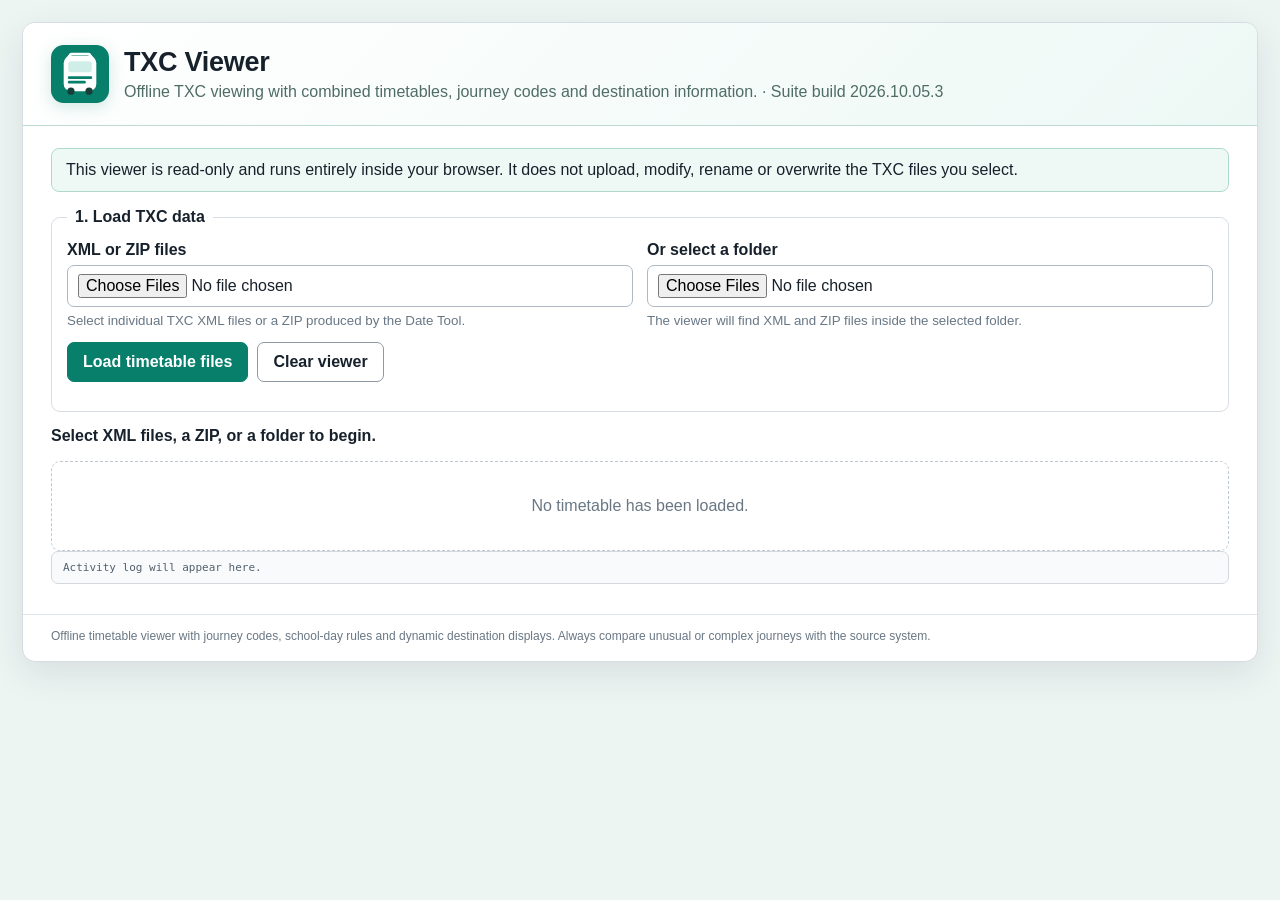
<file: viewer/index.html>
<!doctype html>
<html lang="en">
<head>
  <meta charset="utf-8">
  <meta name="viewport" content="width=device-width, initial-scale=1">
  <link rel="icon" type="image/x-icon" href="favicon.ico">
  <title>TXC Viewer</title>
  <style>
    :root {
      font-family: "Segoe UI", Arial, sans-serif;
      color: #17212b;
      background: #edf5f3;
      color-scheme: light;
    }

    * { box-sizing: border-box; }

    body {
      margin: 0;
      padding: 22px;
    }

    .app {
      max-width: 1480px;
      margin: 0 auto;
      background: #fff;
      border: 1px solid #d5dce3;
      border-radius: 13px;
      box-shadow: 0 12px 35px rgba(26, 39, 52, .10);
      overflow: hidden;
    }

    header {
      padding: 22px 28px;
      border-bottom: 1px solid #bddbd4;
      background: linear-gradient(135deg, #ffffff, #edf8f5);
    }

    .brand-header {
      display: flex;
      align-items: center;
      gap: 15px;
    }

    .brand-icon {
      width: 58px;
      height: 58px;
      flex: 0 0 58px;
      filter: drop-shadow(0 4px 8px rgba(8, 127, 107, .18));
    }

    h1 {
      margin: 0 0 5px;
      font-size: 27px;
      letter-spacing: -.25px;
    }

    header p {
      margin: 0;
      color: #4f6c65;
    }

    main {
      padding: 22px 28px 30px;
    }

    .notice {
      padding: 12px 14px;
      margin-bottom: 16px;
      border: 1px solid #afd8cf;
      border-radius: 8px;
      background: #eef9f6;
    }

    .notice.warning {
      border-color: #e4c777;
      background: #fff7e4;
    }

    .notice.error {
      border-color: #dda0a0;
      background: #fff0f0;
    }

    fieldset {
      border: 1px solid #d7dde3;
      border-radius: 9px;
      padding: 15px;
      margin: 0 0 15px;
    }

    legend {
      padding: 0 8px;
      font-weight: 750;
    }

    .load-grid,
    .controls-grid,
    .summary-grid {
      display: grid;
      gap: 14px;
    }

    .load-grid {
      grid-template-columns: minmax(260px, 1fr) minmax(260px, 1fr);
    }

    .controls-grid {
      grid-template-columns: minmax(270px, 1.7fr) minmax(210px, 1fr)
        minmax(170px, .8fr) minmax(240px, 1.2fr) minmax(150px, .7fr);
    }

    .controls-grid .field {
      display: flex;
      flex-direction: column;
    }

    .controls-grid .field select {
      margin-top: auto;
    }

    .summary-grid {
      grid-template-columns: repeat(4, minmax(150px, 1fr));
      margin-top: 13px;
    }

    .field label {
      display: block;
      margin-bottom: 6px;
      font-weight: 680;
    }

    .field small {
      display: block;
      margin-top: 6px;
      color: #687785;
    }

    input[type="file"],
    input[type="search"],
    select {
      width: 100%;
      min-height: 40px;
      border: 1px solid #aeb9c3;
      border-radius: 7px;
      padding: 8px 10px;
      background: #fff;
      font: inherit;
    }

    .actions {
      display: flex;
      gap: 9px;
      flex-wrap: wrap;
      align-items: center;
      margin: 14px 0;
    }

    button {
      border: 1px solid #8d99a5;
      background: #fff;
      color: #17212b;
      border-radius: 7px;
      padding: 10px 15px;
      font: inherit;
      font-weight: 680;
      cursor: pointer;
    }

    button.primary {
      background: #087f6b;
      color: #fff;
      border-color: #087f6b;
    }

    button.primary:hover {
      background: #066b5b;
      border-color: #066b5b;
    }

    button:disabled {
      cursor: not-allowed;
      opacity: .45;
    }

    .status {
      min-height: 24px;
      margin: 10px 0;
      font-weight: 650;
    }

    .hidden { display: none !important; }

    .service-summary {
      border: 1px solid #d7dde3;
      border-radius: 10px;
      padding: 17px;
      background: #f9fbfc;
      margin-bottom: 17px;
    }

    .service-title {
      display: flex;
      align-items: flex-start;
      justify-content: space-between;
      gap: 15px;
    }

    .service-title h2 {
      margin: 0;
      font-size: 24px;
    }

    .service-title .subtitle {
      margin-top: 4px;
      color: #586674;
    }

    .badge {
      display: inline-block;
      padding: 4px 8px;
      border-radius: 999px;
      font-size: 12px;
      font-weight: 720;
      background: #e5eef5;
      color: #28475f;
      white-space: nowrap;
    }

    .badge.green {
      background: #e8f6ec;
      color: #176b35;
    }

    .badge.amber {
      background: #fff1cf;
      color: #845600;
    }

    .summary-item {
      min-width: 0;
    }

    .summary-label {
      color: #71808d;
      font-size: 12px;
      font-weight: 700;
      text-transform: uppercase;
      letter-spacing: .35px;
    }

    .summary-value {
      margin-top: 3px;
      font-weight: 680;
      word-break: break-word;
    }

    .warnings {
      margin-top: 12px;
      padding: 11px 13px;
      border: 1px solid #e5c97e;
      border-radius: 8px;
      background: #fff8e8;
    }

    .warnings ul {
      margin: 6px 0 0 20px;
      padding: 0;
    }
    .source-gaps summary { cursor: pointer; font-weight: 750; }
    .source-gaps[open] summary { margin-bottom: 8px; }

    .pattern-card {
      border: 1px solid #d4dbe2;
      border-radius: 10px;
      margin: 0 0 20px;
      overflow: hidden;
      break-inside: avoid;
    }

    .pattern-header {
      padding: 14px 16px;
      border-bottom: 1px solid #dce2e8;
      background: #f4f7f9;
    }

    .pattern-header h3 {
      margin: 0 0 5px;
      font-size: 18px;
    }

    .pattern-meta {
      color: #61707e;
      font-size: 13px;
    }

    .table-wrap {
      width: 100%;
      overflow: auto;
      max-height: 680px;
    }

    table.timetable {
      width: max-content;
      min-width: 100%;
      border-collapse: separate;
      border-spacing: 0;
      font-size: 13px;
    }

    table.timetable th,
    table.timetable td {
      padding: 8px 10px;
      border-right: 1px solid #e0e5e9;
      border-bottom: 1px solid #e4e8ec;
      text-align: center;
      white-space: nowrap;
      background: #fff;
    }

    table.timetable thead th {
      position: sticky;
      top: 0;
      z-index: 3;
      background: #eaf0f4;
      font-weight: 750;
    }

    table.timetable .stop-column {
      position: sticky;
      left: 0;
      z-index: 2;
      min-width: 280px;
      max-width: 360px;
      text-align: left;
      white-space: normal;
      background: #f8fafb;
      box-shadow: 2px 0 0 #dce2e7;
    }

    table.timetable tbody tr:nth-child(odd) td {
      background: #fff;
    }

    table.timetable tbody tr:nth-child(even) td {
      background: #f4f6f7;
    }

    table.timetable tbody tr:nth-child(odd) .stop-column {
      background: #f8fafb;
    }

    table.timetable tbody tr:nth-child(even) .stop-column {
      background: #eef2f4;
    }

    table.timetable thead .stop-column {
      z-index: 4;
      background: #eaf0f4;
    }

    .stop-name {
      font-weight: 650;
    }

    .time-role {
      display: inline-block;
      min-width: 30px;
      margin-left: 7px;
      padding: 1px 5px;
      border-radius: 5px;
      background: #e2edf3;
      color: #35586e;
      font-size: 10px;
      font-weight: 800;
      letter-spacing: .2px;
      text-align: center;
      text-transform: uppercase;
    }

    .stop-code {
      display: block;
      margin-top: 2px;
      color: #7a8792;
      font-size: 11px;
    }

    .timing-point .stop-name {
      font-weight: 800;
    }

    .timing-chip {
      display: inline-block;
      margin-left: 5px;
      padding: 1px 5px;
      border-radius: 5px;
      background: #dceaf5;
      color: #315a78;
      font-size: 10px;
      font-weight: 750;
    }

    .request-stop-chip {
      display: inline-block;
      margin-left: 5px;
      padding: 1px 6px;
      border: 1px solid #d39b45;
      border-radius: 5px;
      background: #fff4dc;
      color: #7a4b00;
      font-size: 10px;
      font-weight: 800;
    }

    .stop-note-code {
      display: inline-block;
      margin-left: 4px;
      padding: 1px 5px;
      border: 1px solid #9b8fc2;
      border-radius: 5px;
      background: #f0ecfb;
      color: #4f3a8a;
      font-size: 10px;
      font-weight: 850;
      line-height: 1.3;
    }

    .stop-activity-chip {
      display: inline-block;
      margin-left: 0.3rem;
      padding: 0.08rem 0.35rem;
      border: 1px solid #9b6a1a;
      border-radius: 999px;
      background: #fff4d6;
      color: #67420a;
      font-size: 0.72em;
      font-weight: 700;
      white-space: nowrap;
      vertical-align: middle;
    }

    .timetable-cell-content {
      display: grid;
      grid-template-columns: minmax(0, 1fr) auto minmax(0, 1fr);
      align-items: center;
      min-width: 112px;
      min-height: 18px;
    }

    .timetable-cell-time {
      grid-column: 2;
      justify-self: center;
    }

    .timetable-cell-markers {
      grid-column: 3;
      justify-self: start;
      display: inline-flex;
      align-items: center;
      margin-left: 4px;
    }

    .journey-condition-row {
      display: flex;
      flex-wrap: wrap;
      justify-content: center;
      gap: 3px;
      min-height: 19px;
      margin-bottom: 4px;
    }

    .journey-condition-badge {
      display: inline-block;
      padding: 2px 5px;
      border: 1px solid #8fa3b2;
      border-radius: 5px;
      background: #e9f0f5;
      color: #284c65;
      font-size: 9px;
      font-weight: 850;
      line-height: 1.25;
    }

    .journey-condition-badge.school-days {
      border-color: #78ae87;
      background: #e8f6ec;
      color: #176b35;
    }

    .journey-condition-badge.non-school-days {
      border-color: #d2a95e;
      background: #fff2d8;
      color: #865600;
    }

    .journey-condition-badge.note-code {
      border-color: #9b8fc2;
      background: #f0ecfb;
      color: #4f3a8a;
    }

    .journey-condition-label {
      max-width: 135px;
      margin: -1px auto 4px;
      overflow: hidden;
      color: #536775;
      font-size: 9px;
      font-weight: 700;
      text-overflow: ellipsis;
      white-space: nowrap;
    }

    .journey-code-label {
      color: #647786;
      font-size: 9px;
      font-weight: 750;
      letter-spacing: .25px;
      text-transform: uppercase;
    }

    .journey-code-value {
      margin: 1px 0 4px;
      color: #173f5b;
      font-family: Consolas, "Courier New", monospace;
      font-size: 13px;
      font-weight: 850;
    }

    .journey-destination {
      max-width: 145px;
      margin: 3px auto 0;
      overflow: hidden;
      color: #526979;
      font-size: 9px;
      font-weight: 700;
      text-overflow: ellipsis;
      white-space: nowrap;
    }

    .journey-code-value.missing {
      color: #9a5d00;
      font-family: inherit;
      font-size: 11px;
      font-weight: 700;
    }

    .journey-head-time {
      font-size: 15px;
      font-weight: 800;
    }

    .journey-head-days {
      margin-top: 2px;
      color: #536675;
      font-size: 11px;
      max-width: 125px;
      overflow: hidden;
      text-overflow: ellipsis;
    }

    .day-offset {
      margin-left: 2px;
      color: #9a5d00;
      font-size: 10px;
      font-weight: 800;
    }

    .dynamic-destination-panel {
      margin: 18px 16px;
      padding: 16px;
      border: 2px solid #9fb8ca;
      border-radius: 12px;
      background: #f5f9fc;
      box-shadow: 0 3px 10px rgba(31, 71, 98, .10);
    }

    .dynamic-destination-panel h4 {
      margin: 0 0 5px;
      color: #173f5b;
      font-size: 17px;
      font-weight: 800;
    }

    .dynamic-destination-intro {
      margin: 0 0 12px;
      color: #596b79;
      font-size: 12px;
    }

    .dynamic-destination-group {
      margin-top: 12px;
      border: 1px solid #ccd7df;
      border-radius: 8px;
      overflow: hidden;
      background: #fff;
    }

    .dynamic-destination-group:first-of-type {
      margin-top: 0;
    }

    .dynamic-destination-group-header {
      display: flex;
      align-items: center;
      justify-content: space-between;
      gap: 12px;
      padding: 10px 12px;
      background: #eef4f8;
      cursor: pointer;
      list-style-position: inside;
    }

    .dynamic-destination-group-header:hover {
      background: #e3eef5;
    }

    .dynamic-destination-group[open] .dynamic-destination-group-header {
      border-bottom: 1px solid #d8e0e6;
    }

    .dynamic-destination-group-title {
      font-weight: 780;
    }

    .dynamic-expand-hint {
      flex: 0 0 auto;
      color: #5c7281;
      font-size: 10px;
      font-weight: 700;
      text-transform: uppercase;
      letter-spacing: .25px;
    }

    .dynamic-destination-group[open] .dynamic-expand-hint::before {
      content: "Click to collapse";
    }

    .dynamic-destination-group:not([open]) .dynamic-expand-hint::before {
      content: "Click to expand";
    }

    .dynamic-destination-group-content {
      background: #fff;
    }

    .dynamic-journey-chips {
      display: flex;
      flex-wrap: wrap;
      gap: 4px;
      margin-top: 7px;
      padding: 0 12px 9px;
    }

    .dynamic-journey-chip {
      display: inline-block;
      padding: 2px 6px;
      border: 1px solid #9eb2c0;
      border-radius: 999px;
      background: #fff;
      color: #294e67;
      font-family: Consolas, "Courier New", monospace;
      font-size: 10px;
      font-weight: 760;
    }

    table.dynamic-destination-table {
      width: 100%;
      border-collapse: collapse;
      font-size: 12px;
    }

    table.dynamic-destination-table th,
    table.dynamic-destination-table td {
      padding: 9px 11px;
      border-bottom: 1px solid #e2e7eb;
      text-align: left;
      vertical-align: top;
    }

    table.dynamic-destination-table th {
      background: #f7f9fa;
      color: #526574;
      font-size: 11px;
      text-transform: uppercase;
      letter-spacing: .25px;
    }

    table.dynamic-destination-table tr:last-child td {
      border-bottom: 0;
    }

    .dynamic-stop-name {
      font-weight: 720;
    }

    .dynamic-stop-code {
      display: block;
      margin-top: 2px;
      color: #798792;
      font-size: 10px;
    }

    .dynamic-display-value {
      font-weight: 800;
      color: #173f5b;
    }

    .dynamic-display-change {
      display: inline-block;
      margin-top: 3px;
      padding: 2px 6px;
      border-radius: 999px;
      background: #dceaf5;
      color: #235879;
      font-size: 10px;
      font-weight: 800;
    }

    .dynamic-display-carried {
      color: #6c7b86;
      font-size: 10px;
    }

    .direction-details {
      padding: 11px 16px;
      border-bottom: 1px solid #d9e1e7;
      background: #f8fbfd;
      color: #3d5363;
      font-size: 12px;
      line-height: 1.55;
    }

    .direction-details strong {
      color: #173f5b;
    }

    .direction-pattern-list {
      margin: 4px 0 0 18px;
      padding: 0;
    }

    .combined-view-note {
      padding: 9px 16px;
      border-top: 1px solid #e1e6ea;
      background: #f7fafc;
      color: #526675;
      font-size: 12px;
    }

    .exception-panel details {
      margin-top: 7px;
    }

    .exception-panel summary {
      cursor: pointer;
      color: #315a78;
      font-weight: 700;
    }

    .exception-panel .calendar-ranges {
      margin-top: 6px;
      color: #536675;
    }

    .exception-panel {
      padding: 12px 16px;
      border-top: 1px solid #e1e6ea;
      background: #fbfcfd;
      font-size: 12px;
    }

    .exception-panel strong {
      display: block;
      margin-bottom: 5px;
    }

    .exception-panel ul {
      margin: 0 0 0 19px;
      padding: 0;
    }

    .empty-state {
      padding: 35px 20px;
      text-align: center;
      color: #697784;
      border: 1px dashed #bfc8d0;
      border-radius: 9px;
    }

    .log {
      padding: 9px 11px;
      max-height: 135px;
      overflow: auto;
      white-space: pre-wrap;
      border: 1px solid #d2d8de;
      border-radius: 7px;
      background: #f8fafb;
      color: #53616e;
      font-family: Consolas, monospace;
      font-size: 11px;
    }

    footer {
      padding: 14px 28px 18px;
      border-top: 1px solid #e0e5ea;
      color: #697784;
      font-size: 12px;
    }

    @media (max-width: 980px) {
      .controls-grid,
      .summary-grid {
        grid-template-columns: 1fr 1fr;
      }
    }

    @media (max-width: 700px) {
      body { padding: 8px; }
      header, main, footer {
        padding-left: 15px;
        padding-right: 15px;
      }
      .load-grid,
      .controls-grid,
      .summary-grid {
        grid-template-columns: 1fr;
      }
    }

    @media print {
      @page {
        size: landscape;
        margin: 10mm;
      }

      body {
        padding: 0;
        background: #fff;
      }

      .app {
        max-width: none;
        border: 0;
        box-shadow: none;
      }

      header {
        padding: 0 0 10px;
        background: #fff;
      }

      header p,
      .load-section,
      .viewer-controls,
      .actions,
      .status,
      #message,
      .log,
      footer,
      .warnings {
        display: none !important;
      }

      main { padding: 0; }

      .service-summary {
        border: 0;
        padding: 0 0 10px;
        margin: 0;
        background: #fff;
      }

      .pattern-card {
        border: 1px solid #777;
        page-break-inside: avoid;
      }

      .table-wrap {
        overflow: visible;
        max-height: none;
      }

      table.timetable {
        width: 100%;
        font-size: 9px;
      }

      table.timetable th,
      table.timetable td {
        padding: 4px 5px;
      }

      table.timetable .stop-column,
      table.timetable thead th {
        position: static;
        box-shadow: none;
      }

      .stop-code,
      .journey-head-days,
      .exception-panel {
        font-size: 8px;
      }

      .dynamic-destination-panel {
        padding: 8px 0;
        background: #fff;
      }

      .dynamic-destination-group {
        page-break-inside: avoid;
      }

      table.dynamic-destination-table {
        font-size: 9px;
      }

      .dynamic-journey-chip {
        font-size: 8px;
      }

      .journey-condition-badge,
      .journey-condition-label {
        font-size: 7px;
      }

      .journey-code-label {
        font-size: 7px;
      }

      .journey-code-value {
        margin-bottom: 2px;
        font-size: 9px;
      }
    }
  </style>
</head>
<body>
<div class="app">
  <header>
    <div class="brand-header">
      <div class="brand-icon" aria-hidden="true"><svg xmlns="http://www.w3.org/2000/svg" viewBox="0 0 64 64">
  <rect width="64" height="64" rx="14" fill="#087f6b"/>
  <rect x="14" y="12" width="36" height="39" rx="8" fill="#ffffff"/>
  <rect x="19" y="18" width="26" height="12" rx="3" fill="#cfeee7"/>
  <path d="M20 36h24M20 41h17" stroke="#087f6b" stroke-width="3"
        stroke-linecap="round"/>
  <circle cx="22" cy="51" r="4" fill="#173f3a"/>
  <circle cx="42" cy="51" r="4" fill="#173f3a"/>
  <path d="M18 15l4-5h20l4 5" fill="none" stroke="#ffffff"
        stroke-width="3" stroke-linecap="round" stroke-linejoin="round"/>
</svg></div>
      <div>
        <h1>TXC Viewer</h1>
        <p>Offline TXC viewing with combined timetables, journey codes and destination information. · Suite build 2026.10.05.3</p>
      </div>
    </div>
  </header>

  <main>
    <div class="notice">
      This viewer is read-only and runs entirely inside your browser. It does not
      upload, modify, rename or overwrite the TXC files you select.
    </div>

    <section class="load-section">
      <fieldset>
        <legend>1. Load TXC data</legend>
        <div class="load-grid">
          <div class="field">
            <label for="fileInput">XML or ZIP files</label>
            <input id="fileInput" type="file"
                   accept=".xml,.zip,text/xml,application/xml,application/zip"
                   multiple>
            <small>
              Select individual TXC XML files or a ZIP produced by the Date Tool.
            </small>
          </div>

          <div class="field">
            <label for="folderInput">Or select a folder</label>
            <input id="folderInput" type="file"
                   accept=".xml,.zip,text/xml,application/xml,application/zip"
                   multiple webkitdirectory directory>
            <small>
              The viewer will find XML and ZIP files inside the selected folder.
            </small>
          </div>
        </div>

        <div class="actions">
          <button id="loadButton" class="primary">Load timetable files</button>
          <button id="clearButton">Clear viewer</button>
        </div>
      </fieldset>
    </section>

    <section id="viewerControls" class="viewer-controls hidden">
      <fieldset>
        <legend>2. Choose the timetable view</legend>

        <div class="field" style="margin-bottom: 13px;">
          <label for="serviceSearch">Find a service</label>
          <input id="serviceSearch" type="search"
                 placeholder="Search by line, service code, operator, route or filename">
        </div>

        <div class="controls-grid">
          <div class="field">
            <label for="serviceSelect">Service/version</label>
            <select id="serviceSelect"></select>
          </div>

          <div class="field">
            <label for="periodSelect">Embedded timetable/version dates</label>
            <select id="periodSelect"></select>
          </div>

          <div class="field">
            <label for="profileSelect">Day type</label>
            <select id="profileSelect"></select>
          </div>

          <div class="field">
            <label for="patternSelect">Direction</label>
            <select id="patternSelect"></select>
          </div>

          <div class="field">
            <label for="stopMode">Stops shown</label>
            <select id="stopMode">
              <option value="all">All stops</option>
              <option value="timing">Timing points only</option>
            </select>
          </div>
        </div>

        <div class="actions">
          <button id="csvButton" class="primary">Download timetable as Excel</button>
          <button id="printButton">Print current timetable</button>
        </div>
      </fieldset>
    </section>

    <div id="status" class="status">Select XML files, a ZIP, or a folder to begin.</div>
    <div id="message"></div>

    <section id="serviceSummary" class="service-summary hidden"></section>
    <section id="timetableArea">
      <div class="empty-state">No timetable has been loaded.</div>
    </section>

    <div id="log" class="log">Activity log will appear here.</div>
  </main>

  <footer>
    Offline timetable viewer with journey codes, school-day rules and dynamic destination displays.
    Always compare unusual or complex journeys with the source system.
  </footer>
</div>

<script>
"use strict";

const state = {
  documents: [],
  services: [],
  filteredServices: [],
  activeService: null
};

const els = {
  fileInput: document.getElementById("fileInput"),
  folderInput: document.getElementById("folderInput"),
  loadButton: document.getElementById("loadButton"),
  clearButton: document.getElementById("clearButton"),
  viewerControls: document.getElementById("viewerControls"),
  serviceSearch: document.getElementById("serviceSearch"),
  serviceSelect: document.getElementById("serviceSelect"),
  periodSelect: document.getElementById("periodSelect"),
  profileSelect: document.getElementById("profileSelect"),
  patternSelect: document.getElementById("patternSelect"),
  stopMode: document.getElementById("stopMode"),
  printButton: document.getElementById("printButton"),
  csvButton: document.getElementById("csvButton"),
  status: document.getElementById("status"),
  message: document.getElementById("message"),
  serviceSummary: document.getElementById("serviceSummary"),
  timetableArea: document.getElementById("timetableArea"),
  log: document.getElementById("log")
};

const DAY_LABELS = {
  Monday: "Monday",
  Tuesday: "Tuesday",
  Wednesday: "Wednesday",
  Thursday: "Thursday",
  Friday: "Friday",
  Saturday: "Saturday",
  Sunday: "Sunday",
  MondayToFriday: "Monday–Friday",
  MondayToSaturday: "Monday–Saturday",
  MondayToSunday: "Daily",
  Weekend: "Saturday–Sunday",
  NotMonday: "Except Monday",
  NotTuesday: "Except Tuesday",
  NotWednesday: "Except Wednesday",
  NotThursday: "Except Thursday",
  NotFriday: "Except Friday",
  NotSaturday: "Except Saturday",
  NotSunday: "Except Sunday"
};

const TIMING_LABELS = {
  PTP: "Principal timing point",
  TIP: "Time information point",
  OTH: "Other stop"
};

function appendLog(message) {
  const stamp = new Date().toLocaleTimeString();
  const existing =
    els.log.textContent === "Activity log will appear here."
      ? ""
      : els.log.textContent + "\n";
  els.log.textContent = `${existing}[${stamp}] ${message}`;
  els.log.scrollTop = els.log.scrollHeight;
}

function showMessage(text, type = "") {
  els.message.innerHTML = "";
  if (!text) return;

  const box = document.createElement("div");
  box.className = `notice ${type}`.trim();
  box.textContent = text;
  els.message.appendChild(box);
}

function localName(element) {
  return element.localName || element.nodeName.split(":").pop();
}

function directChildren(element, wantedName) {
  return Array.from(element?.children || []).filter(
    child => localName(child) === wantedName
  );
}

function directChild(element, wantedName) {
  return directChildren(element, wantedName)[0] || null;
}

function allDescendants(element, wantedName) {
  return Array.from(element?.getElementsByTagName("*") || []).filter(
    child => localName(child) === wantedName
  );
}

function firstDescendant(element, wantedName) {
  return allDescendants(element, wantedName)[0] || null;
}

function nodeText(element) {
  return element ? (element.textContent || "").trim() : "";
}

function directText(element, childName) {
  return nodeText(directChild(element, childName));
}

function escapeHtml(value) {
  return String(value ?? "")
    .replaceAll("&", "&amp;")
    .replaceAll("<", "&lt;")
    .replaceAll(">", "&gt;")
    .replaceAll('"', "&quot;")
    .replaceAll("'", "&#039;");
}

function parseXml(text, filename) {
  const xml = new DOMParser().parseFromString(text, "application/xml");
  const parserError = Array.from(xml.getElementsByTagName("*")).find(
    element => localName(element).toLowerCase() === "parsererror"
  );

  if (parserError) {
    const detail = nodeText(parserError).replace(/\s+/g, " ").slice(0, 260);
    throw new Error(`${filename} is not well-formed XML. ${detail}`);
  }

  return xml;
}

function readUint16(view, offset) {
  return view.getUint16(offset, true);
}

function readUint32(view, offset) {
  return view.getUint32(offset, true);
}

function findEndOfCentralDirectory(bytes) {
  const minimum = Math.max(0, bytes.length - 65557);
  for (let offset = bytes.length - 22; offset >= minimum; offset--) {
    if (
      bytes[offset] === 0x50 &&
      bytes[offset + 1] === 0x4b &&
      bytes[offset + 2] === 0x05 &&
      bytes[offset + 3] === 0x06
    ) {
      return offset;
    }
  }
  return -1;
}

async function inflateRaw(compressedBytes) {
  if (!("DecompressionStream" in window)) {
    throw new Error(
      "This ZIP uses compression that this Edge version cannot unpack. " +
      "Extract the ZIP first and select the XML files."
    );
  }

  const stream = new Blob([compressedBytes])
    .stream()
    .pipeThrough(new DecompressionStream("deflate-raw"));

  return new Uint8Array(await new Response(stream).arrayBuffer());
}

async function extractXmlFromZip(file) {
  const bytes = new Uint8Array(await file.arrayBuffer());
  const view = new DataView(bytes.buffer, bytes.byteOffset, bytes.byteLength);
  const eocd = findEndOfCentralDirectory(bytes);

  if (eocd < 0) {
    throw new Error(`${file.name} is not a readable ZIP file.`);
  }

  const entryCount = readUint16(view, eocd + 10);
  let centralOffset = readUint32(view, eocd + 16);
  const decoder = new TextDecoder("utf-8");
  const extracted = [];

  for (let index = 0; index < entryCount; index++) {
    if (readUint32(view, centralOffset) !== 0x02014b50) {
      throw new Error(`${file.name} has an invalid ZIP directory.`);
    }

    const flags = readUint16(view, centralOffset + 8);
    const method = readUint16(view, centralOffset + 10);
    const compressedSize = readUint32(view, centralOffset + 20);
    const filenameLength = readUint16(view, centralOffset + 28);
    const extraLength = readUint16(view, centralOffset + 30);
    const commentLength = readUint16(view, centralOffset + 32);
    const localOffset = readUint32(view, centralOffset + 42);

    const filenameBytes = bytes.slice(
      centralOffset + 46,
      centralOffset + 46 + filenameLength
    );
    const filename = decoder.decode(filenameBytes).replaceAll("\\", "/");

    centralOffset += 46 + filenameLength + extraLength + commentLength;

    if (
      filename.endsWith("/") ||
      !filename.toLowerCase().endsWith(".xml") ||
      filename.includes("__MACOSX/")
    ) {
      continue;
    }

    if (flags & 0x0001) {
      throw new Error(`${filename} is encrypted and cannot be opened.`);
    }

    if (readUint32(view, localOffset) !== 0x04034b50) {
      throw new Error(`${filename} has an invalid ZIP entry.`);
    }

    const localNameLength = readUint16(view, localOffset + 26);
    const localExtraLength = readUint16(view, localOffset + 28);
    const dataStart = localOffset + 30 + localNameLength + localExtraLength;
    const compressed = bytes.slice(dataStart, dataStart + compressedSize);

    let uncompressed;
    if (method === 0) {
      uncompressed = compressed;
    } else if (method === 8) {
      uncompressed = await inflateRaw(compressed);
    } else {
      throw new Error(
        `${filename} uses unsupported ZIP compression method ${method}.`
      );
    }

    extracted.push({
      name: `${file.name} › ${filename}`,
      bytes: uncompressed
    });
  }

  if (extracted.length === 0) {
    throw new Error(`${file.name} contains no XML files.`);
  }

  return extracted;
}

function decodeUtf8Xml(bytes, filename) {
  let offset = 0;
  if (
    bytes.length >= 3 &&
    bytes[0] === 0xef &&
    bytes[1] === 0xbb &&
    bytes[2] === 0xbf
  ) {
    offset = 3;
  }

  const header = new TextDecoder("ascii").decode(
    bytes.slice(offset, Math.min(bytes.length, offset + 512))
  );
  const encoding = header.match(
    /<\?xml[^>]*encoding=["']\s*([^"']+?)\s*["']/i
  );

  if (encoding) {
    const declared = encoding[1].toLowerCase().replaceAll("_", "-");
    if (!["utf-8", "utf8"].includes(declared)) {
      throw new Error(
        `${filename} declares ${encoding[1]} encoding. ` +
        "This viewer currently supports UTF-8 TXC files."
      );
    }
  }

  try {
    return new TextDecoder("utf-8", { fatal: true }).decode(bytes.slice(offset));
  } catch {
    throw new Error(`${filename} is not valid UTF-8 XML.`);
  }
}

async function collectInputDocuments() {
  const selected = [
    ...Array.from(els.fileInput.files || []),
    ...Array.from(els.folderInput.files || [])
  ];

  const useful = selected.filter(file => {
    const lower = file.name.toLowerCase();
    return lower.endsWith(".xml") || lower.endsWith(".zip");
  });

  if (useful.length === 0) {
    throw new Error("Select at least one TXC XML file, ZIP file, or folder.");
  }

  const seen = new Set();
  const documents = [];
  let documentCounter = 0;

  for (const file of useful) {
    const identity = [
      file.webkitRelativePath || file.name,
      file.size,
      file.lastModified
    ].join("|");

    if (seen.has(identity)) continue;
    seen.add(identity);

    const lower = file.name.toLowerCase();
    let candidates;

    if (lower.endsWith(".zip")) {
      appendLog(`Opening ZIP: ${file.name}`);
      candidates = await extractXmlFromZip(file);
    } else {
      candidates = [{
        name: file.webkitRelativePath || file.name,
        bytes: new Uint8Array(await file.arrayBuffer())
      }];
    }

    for (const candidate of candidates) {
      const text = decodeUtf8Xml(candidate.bytes, candidate.name);
      const xml = parseXml(text, candidate.name);
      documents.push({
        id: `DOC${++documentCounter}`,
        name: candidate.name,
        text,
        xml
      });
    }
  }

  return documents;
}

function parseOptionalDurationSeconds(value) {
  if (!value) return null;

  const match = String(value).trim().match(
    /^P(?:(\d+)D)?(?:T(?:(\d+)H)?(?:(\d+)M)?(?:(\d+(?:\.\d+)?)S)?)?$/i
  );
  if (!match) return null;

  return (
    Number(match[1] || 0) * 86400 +
    Number(match[2] || 0) * 3600 +
    Number(match[3] || 0) * 60 +
    Number(match[4] || 0)
  );
}

function parseDurationSeconds(value) {
  return parseOptionalDurationSeconds(value) ?? 0;
}

function parseClockSeconds(value) {
  const match = String(value || "").match(/^(\d{1,2}):(\d{2})(?::(\d{2}))?$/);
  if (!match) return null;

  const hours = Number(match[1]);
  const minutes = Number(match[2]);
  const seconds = Number(match[3] || 0);

  if (minutes > 59 || seconds > 59) return null;
  return hours * 3600 + minutes * 60 + seconds;
}

function formatClock(seconds) {
  if (!Number.isFinite(seconds)) return "—";

  const day = Math.floor(seconds / 86400);
  const withinDay = ((Math.round(seconds) % 86400) + 86400) % 86400;
  const hours = Math.floor(withinDay / 3600);
  const minutes = Math.floor((withinDay % 3600) / 60);
  const base = `${String(hours).padStart(2, "0")}:${String(minutes).padStart(2, "0")}`;

  return day > 0
    ? `${base}<span class="day-offset">+${day}</span>`
    : base;
}

function endpointData(endpoint) {
  if (!endpoint) {
    return {
      stopRef: "",
      timingStatus: "",
      activity: "",
      hasActivity: false,
      waitTime: 0,
      sequenceNumber: "",
      dynamicDestinationDisplay: "",
      stopOnlyOnRequest: false,
      hasStopOnlyOnRequest: false,
      hasNotes: false,
      notes: []
    };
  }

  const notesContainer = directChild(endpoint, "Notes");
  const notes = notesContainer
    ? directChildren(notesContainer, "Note").map(note => ({
        code: directText(note, "NoteCode"),
        text: directText(note, "NoteText"),
        private: directText(note, "Private").toLowerCase() === "true"
      })).filter(note => note.code || note.text)
    : [];

  return {
    stopRef: directText(endpoint, "StopPointRef"),
    timingStatus: directText(endpoint, "TimingStatus"),
    activity: directText(endpoint, "Activity"),
    hasActivity: Boolean(directChild(endpoint, "Activity")),
    waitTime: parseDurationSeconds(directText(endpoint, "WaitTime")),
    sequenceNumber: endpoint.getAttribute("SequenceNumber") || "",
    dynamicDestinationDisplay:
      directText(endpoint, "DynamicDestinationDisplay"),
    stopOnlyOnRequest:
      directText(endpoint, "StopOnlyOnRequest").toLowerCase() === "true",
    hasStopOnlyOnRequest: Boolean(directChild(endpoint, "StopOnlyOnRequest")),
    hasNotes: Boolean(notesContainer),
    notes
  };
}

function parseOperators(xml) {
  const operators = new Map();

  for (const operator of allDescendants(xml, "Operator")) {
    const id = operator.getAttribute("id") || "";
    if (!id) continue;

    operators.set(id, {
      id,
      shortName: directText(operator, "OperatorShortName"),
      operatorCode: directText(operator, "OperatorCode"),
      nationalCode: directText(operator, "NationalOperatorCode")
    });
  }

  return operators;
}

function parseStops(xml) {
  const stops = new Map();

  for (const item of allDescendants(xml, "AnnotatedStopPointRef")) {
    const ref = directText(item, "StopPointRef");
    if (!ref) continue;

    const location = directChild(item, "Location");
    stops.set(ref, {
      ref,
      name: directText(item, "CommonName") || ref,
      latitude: location ? directText(location, "Latitude") : "",
      longitude: location ? directText(location, "Longitude") : ""
    });
  }

  return stops;
}

function parseJourneyPatternSections(xml) {
  const sections = new Map();

  for (const section of allDescendants(xml, "JourneyPatternSection")) {
    const id = section.getAttribute("id") || "";
    if (!id) continue;

    const links = directChildren(section, "JourneyPatternTimingLink").map(link => ({
      id: link.getAttribute("id") || "",
      from: endpointData(directChild(link, "From")),
      to: endpointData(directChild(link, "To")),
      runTime: parseOptionalDurationSeconds(directText(link, "RunTime"))
    }));

    sections.set(id, { id, links });
  }

  return sections;
}

function parseDateRangeContainer(container) {
  if (!container) return [];

  const ranges = [];

  for (const range of directChildren(container, "DateRange")) {
    const start = directText(range, "StartDate");
    const end = directText(range, "EndDate");
    if (start || end) {
      ranges.push({ start, end });
    }
  }

  for (const dateNode of directChildren(container, "Date")) {
    const value = nodeText(dateNode);
    if (value) {
      ranges.push({ start: value, end: value });
    }
  }

  return ranges;
}

function parseServicedOrganisations(xml) {
  const organisations = new Map();

  for (const organisation of allDescendants(xml, "ServicedOrganisation")) {
    const code = directText(organisation, "OrganisationCode");
    if (!code) continue;

    organisations.set(code, {
      code,
      name: directText(organisation, "Name") || code,
      workingDays: parseDateRangeContainer(
        directChild(organisation, "WorkingDays")
      ),
      holidays: parseDateRangeContainer(
        directChild(organisation, "Holidays")
      )
    });
  }

  return organisations;
}

function formatDateRange(range) {
  if (!range) return "";
  if (range.start && range.end && range.start !== range.end) {
    return `${range.start} to ${range.end}`;
  }
  return range.start || range.end || "";
}

function servicedOrganisationConditions(profile, organisations) {
  const result = [];
  if (!profile) return result;

  const dayType = directChild(profile, "ServicedOrganisationDayType");
  if (!dayType) return result;

  for (const operationName of ["DaysOfOperation", "DaysOfNonOperation"]) {
    const operation = directChild(dayType, operationName);
    if (!operation) continue;

    const operates = operationName === "DaysOfOperation";

    for (const category of Array.from(operation.children || [])) {
      const categoryName = localName(category);
      const refs = allDescendants(category, "ServicedOrganisationRef")
        .map(nodeText)
        .filter(Boolean);

      for (const code of refs) {
        const organisation = organisations.get(code) || {
          code,
          name: code,
          workingDays: [],
          holidays: []
        };

        let label;
        let badgeClass;
        let ranges;
        const schoolCalendarType = explicitAcademicCalendarType(
          organisation.code,
          organisation.name
        );

        if (categoryName === "WorkingDays") {
          ranges = organisation.workingDays;
          if (schoolCalendarType === "SD" && operates) {
            label = `${organisation.name} working days (school days)`;
            badgeClass = "school-days";
          } else if (schoolCalendarType === "SD") {
            label =
              `Not ${organisation.name} working days ` +
              `(school holidays/non-school days)`;
            badgeClass = "non-school-days";
          } else if (schoolCalendarType === "SH" && operates) {
            label = `${organisation.name} working days (school holidays)`;
            badgeClass = "non-school-days";
          } else if (schoolCalendarType === "SH") {
            label = `Not ${organisation.name} working days`;
            badgeClass = "school-days";
          } else {
            label = `${operates ? "Runs on" : "Does not run on"} ` +
              `${organisation.name} working days`;
            badgeClass = "note-code";
          }
        } else if (categoryName === "Holidays") {
          ranges = organisation.holidays;
          if (schoolCalendarType && operates) {
            label = `${organisation.name} holidays`;
            badgeClass = "non-school-days";
          } else if (schoolCalendarType) {
            label = `Not ${organisation.name} holidays`;
            badgeClass = "school-days";
          } else {
            label = `${operates ? "Runs on" : "Does not run on"} ` +
              `${organisation.name} holidays`;
            badgeClass = "note-code";
          }
        } else {
          ranges = [];
          label =
            `${operates ? "Runs on" : "Does not run on"} ` +
            `${organisation.name} ${categoryName}`;
          badgeClass = operates ? "school-days" : "non-school-days";
        }

        result.push({
          code,
          organisationName: organisation.name,
          category: categoryName,
          operates,
          label,
          badgeClass,
          ranges
        });
      }
    }
  }

  return result;
}

function parseJourneyNotes(vehicleJourney) {
  return directChildren(vehicleJourney, "Note")
    .map(note => ({
      code: directText(note, "NoteCode"),
      text: directText(note, "NoteText")
    }))
    .filter(note => note.code || note.text);
}

function dayCategoriesFromProfile(
  dayCodes,
  bankHolidayOnly,
  schooldaysOnly
) {
  const categories = new Set();

  if (bankHolidayOnly) {
    categories.add("bank-holiday");
  }

  for (const code of dayCodes) {
    if (
      [
        "Monday",
        "Tuesday",
        "Wednesday",
        "Thursday",
        "Friday",
        "MondayToFriday",
        "MondayToSaturday",
        "MondayToSunday",
        "NotMonday",
        "NotTuesday",
        "NotWednesday",
        "NotThursday",
        "NotFriday",
        "NotSaturday",
        "NotSunday"
      ].includes(code)
    ) {
      categories.add("weekday");
    }

    if (
      [
        "Saturday",
        "Weekend",
        "MondayToSaturday",
        "MondayToSunday",
        "NotMonday",
        "NotTuesday",
        "NotWednesday",
        "NotThursday",
        "NotFriday",
        "NotSunday"
      ].includes(code)
    ) {
      categories.add("saturday");
    }

    if (
      [
        "Sunday",
        "Weekend",
        "MondayToSunday",
        "NotMonday",
        "NotTuesday",
        "NotWednesday",
        "NotThursday",
        "NotFriday",
        "NotSaturday"
      ].includes(code)
    ) {
      categories.add("sunday");
    }
  }

  if (schooldaysOnly && categories.size === 0) {
    categories.add("weekday");
  }

  return Array.from(categories);
}

function parseOperatingProfile(profile, organisations = new Map()) {
  if (!profile) {
    return {
      label: "Unspecified",
      key: "Unspecified",
      exceptions: [],
      organisationConditions: [],
      dayCodes: [],
      dayCategories: [],
      bankHolidayOnly: false,
      bankHolidayOperates: false,
      bankHolidayDaysOfOperation: [],
      bankHolidayDaysOfNonOperation: [],
      schooldaysOnly: false
    };
  }

  const regular = directChild(profile, "RegularDayType");
  const daysOfWeek = regular ? firstDescendant(regular, "DaysOfWeek") : null;
  const dayNodes = Array.from(daysOfWeek?.children || []);
  const dayCodes = dayNodes.map(node => localName(node));
  const dayParts = dayCodes.map(code => DAY_LABELS[code] || code);

  const bankHolidayOnly = Boolean(
    regular && directChild(regular, "HolidaysOnly")
  );
  const schooldaysOnly = Boolean(
    regular && directChild(regular, "SchooldaysOnly")
  );

  if (bankHolidayOnly) {
    dayParts.push("Bank holidays only");
  }

  if (schooldaysOnly) {
    dayParts.push("School days only");
  }

  const organisationConditions =
    servicedOrganisationConditions(profile, organisations);

  let label = dayParts.join(", ");
  if (!label) {
    label = "Unspecified";
  }

  if (organisationConditions.length) {
    label +=
      " · " +
      organisationConditions.map(condition => condition.label).join("; ");
  }

  const exceptions = [];
  let bankHolidayOperates = false;
  const bankHolidayDaysOfOperation = [];
  const bankHolidayDaysOfNonOperation = [];

  const special = directChild(profile, "SpecialDaysOperation");
  if (special) {
    for (const operationName of ["DaysOfOperation", "DaysOfNonOperation"]) {
      const container = directChild(special, operationName);
      if (!container) continue;

      const prefix =
        operationName === "DaysOfOperation"
          ? "Operates additionally"
          : "Does not operate";

      for (const range of allDescendants(container, "DateRange")) {
        const start = directText(range, "StartDate");
        const end = directText(range, "EndDate");
        if (start || end) {
          exceptions.push(
            start === end
              ? `${prefix} on ${start || end}`
              : `${prefix} from ${start || "?"} to ${end || "?"}`
          );
        }
      }

      for (const dateNode of allDescendants(container, "Date")) {
        const value = nodeText(dateNode);
        if (value) exceptions.push(`${prefix} on ${value}`);
      }
    }
  }

  const bankHoliday = directChild(profile, "BankHolidayOperation");
  if (bankHoliday) {
    for (const operationName of ["DaysOfOperation", "DaysOfNonOperation"]) {
      const container = directChild(bankHoliday, operationName);
      if (!container) continue;

      const holidays = Array.from(container.children || [])
        .map(node => localName(node));

      if (holidays.length) {
        if (operationName === "DaysOfOperation") {
          bankHolidayOperates = true;
          bankHolidayDaysOfOperation.push(...holidays);
        } else {
          bankHolidayDaysOfNonOperation.push(...holidays);
        }

        exceptions.push(
          `${operationName === "DaysOfOperation" ? "Operates" : "Does not operate"} ` +
          `on: ${holidays.join(", ")}`
        );
      }
    }
  }

  const dayCategories = dayCategoriesFromProfile(
    dayCodes,
    bankHolidayOnly,
    schooldaysOnly
  );

  const conditionKey = organisationConditions
    .map(condition =>
      `${condition.code}:${condition.category}:${condition.operates ? "on" : "off"}`
    )
    .join("|");

  return {
    label,
    key: `${label}||${conditionKey}`,
    exceptions,
    organisationConditions,
    dayCodes,
    dayCategories,
    bankHolidayOnly,
    bankHolidayOperates,
    bankHolidayDaysOfOperation: Array.from(
      new Set(bankHolidayDaysOfOperation)
    ),
    bankHolidayDaysOfNonOperation: Array.from(
      new Set(bankHolidayDaysOfNonOperation)
    ),
    schooldaysOnly
  };
}

const CORE_WEEKDAYS = [
  "Monday", "Tuesday", "Wednesday", "Thursday", "Friday",
  "Saturday", "Sunday"
];

function expandedCoreWeekdays(dayCodes) {
  const result = new Set();
  const add = days => days.forEach(day => result.add(day));

  for (const code of dayCodes || []) {
    if (CORE_WEEKDAYS.includes(code)) result.add(code);
    else if (code === "MondayToFriday") add(CORE_WEEKDAYS.slice(0, 5));
    else if (code === "MondayToSaturday") add(CORE_WEEKDAYS.slice(0, 6));
    else if (code === "MondayToSunday") add(CORE_WEEKDAYS);
    else if (code === "Weekend") add(["Saturday", "Sunday"]);
    else if (code.startsWith("Not")) {
      const excluded = code.slice(3);
      add(CORE_WEEKDAYS.filter(day => day !== excluded));
    }
  }

  return Array.from(result);
}

function latestRangeDate(ranges) {
  return (ranges || []).reduce((latest, range) => {
    const value = range?.end || range?.start || "";
    return /^\d{4}-\d{2}-\d{2}$/.test(value) && (!latest || value > latest)
      ? value
      : latest;
  }, "");
}

function journeyCoreCoverageEnd(journey, serviceEnd) {
  const positiveConditions = (journey.profile?.organisationConditions || [])
    .filter(condition => condition.operates);

  if (!positiveConditions.length) return serviceEnd || "";
  if (positiveConditions.some(condition => !(condition.ranges || []).length)) {
    return "";
  }

  return positiveConditions.reduce((latest, condition) => {
    const value = latestRangeDate(condition.ranges);
    return value && (!latest || value > latest) ? value : latest;
  }, "");
}

function coreCalendarCoverageWarnings(journeys, serviceEnd) {
  const latestByDay = new Map();

  for (const journey of journeys || []) {
    if (journey.profile?.bankHolidayOnly) continue;
    const days = expandedCoreWeekdays(journey.profile?.dayCodes || []);
    if (!days.length) continue;
    const coverageEnd = journeyCoreCoverageEnd(journey, serviceEnd);
    if (!coverageEnd) continue;
    for (const day of days) {
      const current = latestByDay.get(day) || "";
      if (!current || coverageEnd > current) latestByDay.set(day, coverageEnd);
    }
  }

  if (latestByDay.size < 2) return [];
  const latestOverall = Array.from(latestByDay.values()).sort().at(-1) || "";
  const latestTime = Date.parse(`${latestOverall}T00:00:00Z`);
  if (!Number.isFinite(latestTime)) return [];

  const earlyGroups = new Map();
  for (const day of CORE_WEEKDAYS) {
    const end = latestByDay.get(day);
    if (!end) continue;
    const endTime = Date.parse(`${end}T00:00:00Z`);
    if (!Number.isFinite(endTime)) continue;
    if ((latestTime - endTime) / 86400000 <= 8) continue;
    if (!earlyGroups.has(end)) earlyGroups.set(end, []);
    earlyGroups.get(end).push(day);
  }

  const dayLabel = days => {
    const weekdays = CORE_WEEKDAYS.slice(0, 5);
    if (weekdays.every(day => days.includes(day))) {
      const remainder = days.filter(day => !weekdays.includes(day));
      return ["Monday-Friday", ...remainder].join(", ");
    }
    return days.join(", ");
  };

  return Array.from(earlyGroups.entries()).map(([end, days]) =>
    `${dayLabel(days)} calendar coverage ends ${end}, while other core operating ` +
    `days continue to ${latestOverall}. Check the Standard weekday, Saturday and ` +
    `Sunday calendars/service periods in the source system; dates may be missing ` +
    `after ${end}. Bank Holiday and academic calendars are not expected to match ` +
    `these core dates.`
  );
}

function profileDateEnvelope(profile) {
  const dates = profile.organisationConditions
    .flatMap(condition => condition.ranges)
    .flatMap(range => [range.start, range.end])
    .filter(value => /^\d{4}-\d{2}-\d{2}$/.test(value || ""))
    .sort();

  return dates.length
    ? { start: dates[0], end: dates[dates.length - 1] }
    : { start: "", end: "" };
}

function buildTimetablePeriods(journeys, serviceStart, serviceEnd) {
  const dated = journeys
    .filter(journey => journey.effectiveStart && journey.effectiveEnd)
    .sort((a, b) =>
      a.effectiveStart.localeCompare(b.effectiveStart) ||
      a.effectiveEnd.localeCompare(b.effectiveEnd)
    );

  if (!dated.length) {
    return [{
      id: "PERIOD1",
      start: serviceStart,
      end: serviceEnd,
      journeyIds: new Set(journeys.map(journey => journey.id))
    }];
  }

  const periods = [];
  for (const journey of dated) {
    const current = periods[periods.length - 1];

    // WDMS keeps each source timetable as a connected group of calendar
    // ranges. A genuine gap between envelopes marks the next timetable
    // version; overlapping ranges belong to the same version.
    if (!current || journey.effectiveStart > current.end) {
      periods.push({
        id: `PERIOD${periods.length + 1}`,
        start: journey.effectiveStart,
        end: journey.effectiveEnd,
        journeyIds: new Set([journey.id])
      });
    } else {
      if (journey.effectiveEnd > current.end) {
        current.end = journey.effectiveEnd;
      }
      current.journeyIds.add(journey.id);
    }
  }

  const undated = journeys.filter(
    journey => !journey.effectiveStart || !journey.effectiveEnd
  );
  for (const period of periods) {
    for (const journey of undated) period.journeyIds.add(journey.id);
  }

  return periods;
}


function ticketMachineJourneyCode(vehicleJourney) {
  const operational = directChild(vehicleJourney, "Operational");
  if (!operational) return "";

  const ticketMachine =
    directChild(operational, "TicketMachine") ||
    firstDescendant(operational, "TicketMachine");

  return ticketMachine ? directText(ticketMachine, "JourneyCode") : "";
}

function parseVehicleJourneyOverrides(vehicleJourney) {
  const overrides = new Map();

  for (const item of directChildren(vehicleJourney, "VehicleJourneyTimingLink")) {
    const ref = directText(item, "JourneyPatternTimingLinkRef");
    if (!ref) continue;

    const from = directChild(item, "From");
    const to = directChild(item, "To");
    const fromWaitElement = from ? directChild(from, "WaitTime") : null;
    const toWaitElement = to ? directChild(to, "WaitTime") : null;

    overrides.set(ref, {
      hasFrom: Boolean(from),
      hasTo: Boolean(to),
      hasFromWait: Boolean(fromWaitElement),
      hasToWait: Boolean(toWaitElement),
      hasRunTime: Boolean(directChild(item, "RunTime")),
      runTime:
        directChild(item, "RunTime")
          ? parseOptionalDurationSeconds(directText(item, "RunTime"))
          : null,
      fromWait:
        fromWaitElement
          ? parseOptionalDurationSeconds(nodeText(fromWaitElement))
          : null,
      toWait:
        toWaitElement
          ? parseOptionalDurationSeconds(nodeText(toWaitElement))
          : null,
      fromDynamicDestinationDisplay:
        from && directChild(from, "DynamicDestinationDisplay")
          ? directText(from, "DynamicDestinationDisplay")
          : null,
      toDynamicDestinationDisplay:
        to && directChild(to, "DynamicDestinationDisplay")
          ? directText(to, "DynamicDestinationDisplay")
          : null,
      fromStopUsage: from ? endpointData(from) : null,
      toStopUsage: to ? endpointData(to) : null
    });
  }

  return overrides;
}

function parseVehicleJourneys(xml, organisations = new Map()) {
  return allDescendants(xml, "VehicleJourney").map((vehicleJourney, index) => {
    const profile = parseOperatingProfile(
      directChild(vehicleJourney, "OperatingProfile"),
      organisations
    );
    const effectivePeriod = profileDateEnvelope(profile);
    const endDeadRun = directChild(vehicleJourney, "EndDeadRun");
    const endShortWorking = endDeadRun
      ? directChild(endDeadRun, "ShortWorking")
      : null;

    return {
      id: `VJ${index + 1}`,
      code:
        directText(vehicleJourney, "VehicleJourneyCode") ||
        directText(vehicleJourney, "PrivateCode") ||
        `Journey ${index + 1}`,
      privateCode: directText(vehicleJourney, "PrivateCode"),
      ticketMachineJourneyCode: ticketMachineJourneyCode(vehicleJourney),
      notes: parseJourneyNotes(vehicleJourney),
      serviceRef: directText(vehicleJourney, "ServiceRef"),
      lineRef: directText(vehicleJourney, "LineRef"),
      journeyPatternRef: directText(vehicleJourney, "JourneyPatternRef"),
      destinationDisplay: directText(vehicleJourney, "DestinationDisplay"),
      endShortWorkingRef: endShortWorking
        ? directText(endShortWorking, "JourneyPatternTimingLinkRef")
        : "",
      departureTime: directText(vehicleJourney, "DepartureTime"),
      departureSeconds: parseClockSeconds(
        directText(vehicleJourney, "DepartureTime")
      ),
      direction: directText(vehicleJourney, "Direction"),
      operatorRef: directText(vehicleJourney, "OperatorRef"),
      effectiveStart: effectivePeriod.start,
      effectiveEnd: effectivePeriod.end,
      profile,
      overrides: parseVehicleJourneyOverrides(vehicleJourney)
    };
  });
}

function detectTxcProducer(xml) {
  const root = xml.documentElement;
  const dataSource = root?.getAttribute("DataSource") || "";
  const comments = Array.from(xml.childNodes)
    .filter(node => node.nodeType === Node.COMMENT_NODE)
    .map(node => node.nodeValue || "")
    .join(" ");
  const evidence = `${dataSource} ${comments}`.trim();

  if (/gtfs2txc|gtfs-tool/i.test(dataSource)) {
    return {
      key: "remix",
      label: "Remix GTFS-to-TXC converter",
      evidence: dataSource,
      dwellRule: "endpoint"
    };
  }

  if (/omnibus/i.test(evidence)) {
    return {
      key: "omnibus",
      label: "Omnibus TransXChange Exporter",
      evidence: comments.trim() || dataSource,
      dwellRule: "value"
    };
  }

  return {
    key: "unknown",
    label: dataSource || "Not identified",
    evidence: dataSource,
    dwellRule: "value"
  };
}

function buildPattern(sectionRefs, sections, stopMap, warnings) {
  const links = [];

  for (const ref of sectionRefs) {
    const section = sections.get(ref);
    if (!section) {
      warnings.push(`JourneyPatternSection ${ref} was not found.`);
      continue;
    }
    links.push(...section.links);
  }

  if (!links.length) {
    return { links: [], stops: [], dynamicDestinations: [] };
  }

  const stops = [];

  function makeStop(endpoint) {
    const stop = stopMap.get(endpoint.stopRef);
    return {
      ref: endpoint.stopRef,
      name: stop?.name || endpoint.stopRef || "Unknown stop",
      timingStatus: endpoint.timingStatus,
      activity: endpoint.activity,
      stopOnlyOnRequest: endpoint.stopOnlyOnRequest,
      notes: [...(endpoint.notes || [])],
      latitude: stop?.latitude || "",
      longitude: stop?.longitude || ""
    };
  }

  function mergeEndpointIntoStop(stop, endpoint) {
    if (!stop || !endpoint) return;
    if (endpoint.activity) stop.activity = endpoint.activity;
    stop.stopOnlyOnRequest ||= Boolean(endpoint.stopOnlyOnRequest);
    for (const note of endpoint.notes || []) {
      if (!stop.notes.some(item =>
        item.code === note.code && item.text === note.text
      )) {
        stop.notes.push(note);
      }
    }
  }

  stops.push(makeStop(links[0].from));

  for (let index = 0; index < links.length; index++) {
    const link = links[index];

    if (stops[stops.length - 1]?.ref === link.from.stopRef) {
      mergeEndpointIntoStop(stops[stops.length - 1], link.from);
    }

    if (
      index > 0 &&
      link.from.stopRef &&
      stops[stops.length - 1]?.ref !== link.from.stopRef
    ) {
      warnings.push(
        `A journey pattern section joins ${stops[stops.length - 1]?.ref || "?"} ` +
        `to ${link.from.stopRef} without a matching boundary stop.`
      );
      stops.push(makeStop(link.from));
    }

    stops.push(makeStop(link.to));
  }

  const dynamicDestinations = [];

  for (const link of links) {
    for (const endpointName of ["from", "to"]) {
      const endpoint = link[endpointName];
      if (!endpoint?.dynamicDestinationDisplay) continue;

      const stop = stopMap.get(endpoint.stopRef);
      dynamicDestinations.push({
        timingLinkId: link.id,
        endpoint: endpointName,
        sequenceNumber: endpoint.sequenceNumber,
        stopRef: endpoint.stopRef,
        stopName:
          stop?.name || endpoint.stopRef || "Unknown stop",
        display: endpoint.dynamicDestinationDisplay
      });
    }
  }

  return { links, stops, dynamicDestinations };
}

function parseServicesFromDocument(documentRecord) {
  const xml = documentRecord.xml;
  const producer = detectTxcProducer(xml);
  const operators = parseOperators(xml);
  const stops = parseStops(xml);
  const sections = parseJourneyPatternSections(xml);
  const servicedOrganisations = parseServicedOrganisations(xml);
  const allJourneys = parseVehicleJourneys(xml, servicedOrganisations);
  const services = [];

  const serviceElements = allDescendants(xml, "Service");

  serviceElements.forEach((serviceElement, serviceIndex) => {
    const warnings = [];
    const sourceGaps = [];
    const code = directText(serviceElement, "ServiceCode");

    if (!code) {
      warnings.push("Service has no ServiceCode.");
    }

    const linesContainer = directChild(serviceElement, "Lines");
    const lines = linesContainer
      ? directChildren(linesContainer, "Line").map(line => ({
          id: line.getAttribute("id") || "",
          name: directText(line, "LineName")
        }))
      : [];

    const operatingPeriod = directChild(serviceElement, "OperatingPeriod");
    const startDate = operatingPeriod
      ? directText(operatingPeriod, "StartDate")
      : "";
    const endDate = operatingPeriod
      ? directText(operatingPeriod, "EndDate")
      : "";

    if (!operatingPeriod) {
      warnings.push("Service has no OperatingPeriod.");
    }

    const registeredOperatorRef = directText(
      serviceElement,
      "RegisteredOperatorRef"
    );

    const standardService = directChild(serviceElement, "StandardService");
    const patterns = [];
    const publishedOrigin = standardService
      ? directText(standardService, "Origin")
      : "";
    const publishedDestination = standardService
      ? directText(standardService, "Destination")
      : "";
    const viasContainer = standardService
      ? directChild(standardService, "Vias")
      : null;
    const publishedVias = viasContainer
      ? directChildren(viasContainer, "Via").map(nodeText).filter(Boolean)
      : [];

    if (standardService) {
      directChildren(standardService, "JourneyPattern").forEach(
        (patternElement, patternIndex) => {
          const id =
            patternElement.getAttribute("id") ||
            `Pattern ${patternIndex + 1}`;

          const refs = directChildren(
            patternElement,
            "JourneyPatternSectionRefs"
          ).flatMap(item =>
            nodeText(item).split(/\s+/).filter(Boolean)
          );

          const built = buildPattern(refs, sections, stops, warnings);

          built.links.forEach((link, linkIndex) => {
            if (link.runTime === null) {
              sourceGaps.push(
                `${id}: ${link.id || `timing link ${linkIndex + 1}`} has no readable RunTime in the source TXC.`
              );
            }
          });

          patterns.push({
            id,
            description: directText(patternElement, "Description"),
            privateCode: directText(patternElement, "PrivateCode"),
            destinationDisplay: directText(
              patternElement,
              "DestinationDisplay"
            ),
            direction: directText(patternElement, "Direction"),
            routeRef: directText(patternElement, "RouteRef"),
            sectionRefs: refs,
            links: built.links,
            stops: built.stops,
            dynamicDestinations: built.dynamicDestinations
          });
        }
      );
    }

    if (!patterns.length) {
      warnings.push("No StandardService JourneyPattern records were found.");
    }

    const journeys = allJourneys.filter(
      journey => !code || journey.serviceRef === code
    );
    const timetablePeriods = buildTimetablePeriods(
      journeys,
      startDate,
      endDate
    );

    warnings.push(...coreCalendarCoverageWarnings(journeys, endDate));

    for (const journey of journeys) {
      if (!journey.journeyPatternRef) {
        warnings.push(`${journey.code} has no JourneyPatternRef.`);
      } else if (!patterns.some(pattern => pattern.id === journey.journeyPatternRef)) {
        warnings.push(
          `${journey.code} refers to missing pattern ${journey.journeyPatternRef}.`
        );
      }

      if (journey.departureSeconds === null) {
        warnings.push(`${journey.code} has no readable DepartureTime.`);
        sourceGaps.push(`${journey.code}: no readable DepartureTime in the source TXC.`);
      }

      if (!journey.ticketMachineJourneyCode) {
        warnings.push(
          `${journey.code} has no Operational/TicketMachine/JourneyCode.`
        );
      }

      for (const condition of journey.profile.organisationConditions) {
        if (
          condition.organisationName === condition.code &&
          !servicedOrganisations.has(condition.code)
        ) {
          warnings.push(
            `${journey.code} refers to undefined ServicedOrganisation ` +
            `${condition.code}.`
          );
        }
      }
    }

    const firstJourneyOperator = journeys
      .map(journey => operators.get(journey.operatorRef))
      .find(Boolean);

    const registeredOperator = operators.get(registeredOperatorRef);
    const operator = registeredOperator || firstJourneyOperator || {
      shortName: registeredOperatorRef || "Unknown operator",
      operatorCode: "",
      nationalCode: ""
    };

    const lineName =
      lines.map(line => line.name).filter(Boolean).join(", ") ||
      journeys.map(journey => journey.lineRef).find(Boolean) ||
      "Unspecified line";

    services.push({
      id: `${documentRecord.id}::S${serviceIndex + 1}`,
      documentId: documentRecord.id,
      filename: documentRecord.name,
      producer,
      code,
      lineName,
      description: directText(serviceElement, "Description"),
      direction: directText(serviceElement, "Direction"),
      startDate,
      endDate,
      operator,
      patterns,
      publishedOrigin,
      publishedDestination,
      publishedVias,
      journeys,
      timetablePeriods,
      sourceGaps: Array.from(new Set(sourceGaps)),
      warnings: Array.from(new Set(warnings))
    });
  });

  return services;
}

function serviceOptionLabel(service) {
  const operator =
    service.operator.shortName ||
    service.operator.operatorCode ||
    "Unknown operator";
  const period = `${service.startDate || "no start"} → ${service.endDate || "open"}`;

  return `${service.lineName} — ${service.description || service.code} — ` +
    `${operator} — ${period} — ${service.filename}`;
}

function serviceSearchText(service) {
  return [
    service.lineName,
    service.code,
    service.description,
    service.operator.shortName,
    service.operator.operatorCode,
    service.operator.nationalCode,
    service.startDate,
    service.endDate,
    service.filename
  ].join(" ").toLowerCase();
}

function sortServices(services) {
  return [...services].sort((a, b) => {
    const operatorA = a.operator.shortName || a.operator.operatorCode || "";
    const operatorB = b.operator.shortName || b.operator.operatorCode || "";

    return (
      operatorA.localeCompare(operatorB, undefined, { numeric: true }) ||
      a.lineName.localeCompare(b.lineName, undefined, { numeric: true }) ||
      a.startDate.localeCompare(b.startDate) ||
      a.filename.localeCompare(b.filename)
    );
  });
}

function refreshServiceOptions(preserveId = "") {
  const query = els.serviceSearch.value.trim().toLowerCase();

  state.filteredServices = state.services.filter(service =>
    !query || serviceSearchText(service).includes(query)
  );

  els.serviceSelect.innerHTML = "";

  for (const service of state.filteredServices) {
    const option = document.createElement("option");
    option.value = service.id;
    option.textContent = serviceOptionLabel(service);
    els.serviceSelect.appendChild(option);
  }

  if (!state.filteredServices.length) {
    state.activeService = null;
    renderNoMatchingService();
    return;
  }

  const selected =
    state.filteredServices.find(service => service.id === preserveId) ||
    state.filteredServices[0];

  els.serviceSelect.value = selected.id;
  selectService(selected.id);
}

function selectService(serviceId) {
  const service = state.services.find(item => item.id === serviceId);
  if (!service) {
    state.activeService = null;
    renderNoMatchingService();
    return;
  }

  state.activeService = service;
  refreshPeriodOptions();
  refreshProfileOptions();
  refreshPatternOptions();
  renderActiveService();
}

const SIMPLE_DAY_TYPES = [
  { key: "weekday", label: "Monday to Friday" },
  { key: "saturday", label: "Saturday" },
  { key: "sunday", label: "Sunday" },
  { key: "bank-holiday", label: "Bank Holidays" }
];

const GENERAL_BANK_HOLIDAYS = [
  "NewYearsDay",
  "NewYearsDayHoliday",
  "GoodFriday",
  "EasterMonday",
  "MayDay",
  "SpringBank",
  "LateSummerBankHolidayNotScotland"
];

const BANK_HOLIDAY_LABELS = {
  NewYearsDay: "New Year's Day",
  NewYearsDayHoliday: "New Year's Day substitute holiday",
  GoodFriday: "Good Friday",
  EasterMonday: "Easter Monday",
  MayDay: "May Day",
  SpringBank: "Spring Bank Holiday",
  LateSummerBankHolidayNotScotland: "Late Summer Bank Holiday"
};

function journeyPatternFor(service, journey) {
  return service.patterns.find(
    pattern => pattern.id === journey.journeyPatternRef
  ) || null;
}

function journeyDirectionFor(service, journey) {
  const pattern = journeyPatternFor(service, journey);
  return (
    pattern?.direction ||
    journey.direction ||
    service.direction ||
    "outbound"
  ).toLowerCase();
}

function selectedTimetablePeriod(service = state.activeService) {
  if (!service) return null;
  return service.timetablePeriods.find(
    period => period.id === els.periodSelect.value
  ) || service.timetablePeriods[0] || null;
}

function periodLabel(period, multiple) {
  if (!period) return "Operating dates not stated";
  const range = `${period.start || "Start not stated"} → ` +
    `${period.end || "Open ended"}`;
  return multiple ? `Timetable ${range}` : range;
}

function refreshPeriodOptions() {
  const service = state.activeService;
  const previous = els.periodSelect.value;
  els.periodSelect.innerHTML = "";

  const periods = service.timetablePeriods || [];
  for (const period of periods) {
    const option = document.createElement("option");
    option.value = period.id;
    option.textContent = periodLabel(period, periods.length > 1);
    els.periodSelect.appendChild(option);
  }

  els.periodSelect.value = periods.some(period => period.id === previous)
    ? previous
    : (periods[periods.length - 1]?.id || "");
  els.periodSelect.disabled = periods.length <= 1;
}

function journeysForPeriod(service) {
  const period = selectedTimetablePeriod(service);
  if (!period) return service.journeys;
  return service.journeys.filter(journey => period.journeyIds.has(journey.id));
}

function sameJourneySet(first, second) {
  if (first.length !== second.length) return false;
  const secondIds = new Set(second.map(journey => journey.id));
  return first.every(journey => secondIds.has(journey.id));
}

function bankHolidayAnalysis(service) {
  const periodJourneys = journeysForPeriod(service);
  const holidayOnlyJourneys = periodJourneys.filter(
    journey => journey.profile.bankHolidayOnly
  );
  const sundayJourneys = periodJourneys.filter(
    journey => journey.profile.dayCategories.includes("sunday")
  );

  if (holidayOnlyJourneys.length) {
    const otherJourneys = periodJourneys.filter(
      journey => !journey.profile.bankHolidayOnly
    );
    const conflictingHolidays = [];
    const unconfiguredHolidays = [];
    const dedicatedConflicts = [];
    const explicitlyDedicatedHolidays = new Set(
      holidayOnlyJourneys.flatMap(
        journey => journey.profile.bankHolidayDaysOfOperation
      )
    );
    const holidaysToCheck = explicitlyDedicatedHolidays.size
      ? GENERAL_BANK_HOLIDAYS.filter(holiday =>
          explicitlyDedicatedHolidays.has(holiday)
        )
      : GENERAL_BANK_HOLIDAYS;

    for (const holiday of holidaysToCheck) {
      if (otherJourneys.some(journey =>
        journey.profile.bankHolidayDaysOfOperation.includes(holiday)
      )) {
        conflictingHolidays.push(BANK_HOLIDAY_LABELS[holiday] || holiday);
      }

      if (otherJourneys.some(journey =>
        !journey.profile.bankHolidayDaysOfOperation.includes(holiday) &&
        !journey.profile.bankHolidayDaysOfNonOperation.includes(holiday)
      )) {
        unconfiguredHolidays.push(BANK_HOLIDAY_LABELS[holiday] || holiday);
      }

      if (holidayOnlyJourneys.some(journey =>
        journey.profile.bankHolidayDaysOfNonOperation.includes(holiday)
      )) {
        dedicatedConflicts.push(BANK_HOLIDAY_LABELS[holiday] || holiday);
      }
    }

    const warningParts = [];
    if (conflictingHolidays.length) {
      warningParts.push(
        `Non-Bank-Holiday calendars also contain journeys marked to run on: ${conflictingHolidays.join(", ")}`
      );
    }
    if (unconfiguredHolidays.length) {
      warningParts.push(
        `one or more non-Bank-Holiday calendars have no explicit setting for: ${unconfiguredHolidays.join(", ")}`
      );
    }
    if (dedicatedConflicts.length) {
      warningParts.push(
        `a Bank-Holidays-only journey is also marked not to run on: ${dedicatedConflicts.join(", ")}`
      );
    }

    return {
      valid: true,
      journeys: holidayOnlyJourneys,
      matchesSunday: sameJourneySet(holidayOnlyJourneys, sundayJourneys),
      warning: warningParts.length
        ? "A dedicated Bank Holiday timetable exists and is being shown, but " +
          warningParts.join("; ") +
          ". In Remix, the dedicated Bank Holiday calendar should normally be the only calendar operating on these holidays, and every Standard, School, College or University calendar should explicitly be set to No Service."
        : ""
    };
  }

  const representedHolidays = GENERAL_BANK_HOLIDAYS.filter(holiday =>
    periodJourneys.some(journey =>
      journey.profile.bankHolidayDaysOfOperation.includes(holiday) ||
      journey.profile.bankHolidayDaysOfNonOperation.includes(holiday)
    )
  );

  const conflicts = representedHolidays.filter(holiday =>
    periodJourneys.some(journey =>
      journey.profile.bankHolidayDaysOfOperation.includes(holiday) &&
      journey.profile.bankHolidayDaysOfNonOperation.includes(holiday)
    )
  );

  const sets = representedHolidays.map(holiday => ({
    holiday,
    journeys: periodJourneys.filter(journey =>
      journey.profile.bankHolidayDaysOfOperation.includes(holiday)
    )
  }));
  const operatingSets = sets.filter(item => item.journeys.length);

  if (!operatingSets.length) {
    return { valid: false, journeys: [], matchesSunday: false, warning: "" };
  }

  const reference = operatingSets[0].journeys;
  const differentSets = operatingSets.filter(
    item => !sameJourneySet(reference, item.journeys)
  );
  const noServiceHolidays = sets.filter(item => !item.journeys.length);

  if (conflicts.length || differentSets.length || noServiceHolidays.length) {
    return {
      valid: false,
      journeys: [],
      matchesSunday: false,
      warning:
        "Bank Holiday schedules differ between the calendars or service periods used by this service. In Remix, every Bank Holiday must be set separately on every calendar used by the service, for example as No Service or Sunday Service. Please check each Standard, School, College or University calendar because one may be missing a Bank Holiday setting. The Viewer cannot safely combine the current results into one Bank Holiday timetable."
    };
  }

  return {
    valid: true,
    journeys: reference,
    matchesSunday: sameJourneySet(reference, sundayJourneys),
    warning: ""
  };
}

function journeysForDay(service, dayType) {
  if (dayType === "bank-holiday") {
    const analysis = bankHolidayAnalysis(service);
    return analysis.valid && !analysis.matchesSunday
      ? analysis.journeys
      : [];
  }
  return journeysForPeriod(service).filter(
    journey => journey.profile.dayCategories.includes(dayType)
  );
}

const WEEKDAY_NAMES = [
  "Monday", "Tuesday", "Wednesday", "Thursday", "Friday"
];

function regularWeekdays(profile) {
  const codes = new Set(profile.dayCodes || []);
  const days = new Set();
  const add = values => values.forEach(value => days.add(value));

  for (const day of WEEKDAY_NAMES) {
    if (codes.has(day)) days.add(day);
  }
  if (
    codes.has("MondayToFriday") ||
    codes.has("MondayToSaturday") ||
    codes.has("MondayToSunday")
  ) {
    add(WEEKDAY_NAMES);
  }
  for (const code of codes) {
    if (!code.startsWith("Not")) continue;
    const excluded = code.slice(3);
    add(WEEKDAY_NAMES.filter(day => day !== excluded));
  }
  if (profile.schooldaysOnly && !days.size) add(WEEKDAY_NAMES);
  return days;
}

function academicCalendarFamily(journey) {
  const qualifier = journeySchoolQualifierInfo(journey)?.code || "";
  const normalise = value => String(value || "")
    .replace(/(?:[-_](?:Mo[-_]?Th|Mon[-_]?Thu|Monday[-_]?Thursday|Fr|Fri|Friday))$/i, "")
    .replaceAll("_", " ")
    .replace(/\s+/g, " ")
    .trim()
    .toLowerCase();
  const calendars = journey.profile.organisationConditions
    .map(condition => normalise(condition.code || condition.organisationName))
    .filter(Boolean);
  return `${qualifier}|${Array.from(new Set(calendars)).sort().join("|")}`;
}

function journeyDisplayMergeKey(service, journey) {
  const overrides = Array.from(journey.overrides.entries())
    .sort(([left], [right]) => left.localeCompare(right));
  return JSON.stringify({
    journeyPatternRef: journey.journeyPatternRef,
    departureTime: journey.departureTime,
    ticketMachineJourneyCode: journey.ticketMachineJourneyCode,
    destinationDisplay: journey.destinationDisplay,
    endShortWorkingRef: journey.endShortWorkingRef,
    direction: journeyDirectionFor(service, journey),
    academicCalendar: academicCalendarFamily(journey),
    notes: journey.notes,
    overrides
  });
}

function setsOverlap(left, right) {
  return Array.from(left).some(value => right.has(value));
}

function mergeJourneyDisplayGroup(group) {
  if (group.length === 1) {
    return {
      ...group[0],
      sourceJourneyCodes: [group[0].code],
      sourceJourneyCount: 1
    };
  }

  const first = group[0];
  const mergedWeekdays = WEEKDAY_NAMES.filter(day =>
    group.some(journey => regularWeekdays(journey.profile).has(day))
  );
  const dayCodes = mergedWeekdays.length === WEEKDAY_NAMES.length
    ? ["MondayToFriday"]
    : mergedWeekdays;
  const organisationConditions = [];
  const conditionKeys = new Set();
  for (const journey of group) {
    for (const condition of journey.profile.organisationConditions) {
      const key = JSON.stringify(condition);
      if (!conditionKeys.has(key)) {
        conditionKeys.add(key);
        organisationConditions.push(condition);
      }
    }
  }
  const exceptions = Array.from(new Set(
    group.flatMap(journey => journey.profile.exceptions || [])
  ));
  const bankHolidayDaysOfOperation = Array.from(new Set(
    group.flatMap(journey =>
      journey.profile.bankHolidayDaysOfOperation || []
    )
  ));
  const bankHolidayDaysOfNonOperation = Array.from(new Set(
    group.flatMap(journey =>
      journey.profile.bankHolidayDaysOfNonOperation || []
    )
  ));
  const profile = {
    ...first.profile,
    dayCodes,
    dayCategories: dayCategoriesFromProfile(
      dayCodes,
      first.profile.bankHolidayOnly,
      first.profile.schooldaysOnly
    ),
    organisationConditions,
    exceptions,
    bankHolidayDaysOfOperation,
    bankHolidayDaysOfNonOperation
  };
  profile.label = compactOperatingDays(profile);
  profile.key = `${profile.label}||display-merged`;

  return {
    ...first,
    id: group.map(journey => journey.id).join("+"),
    effectiveStart: group.map(journey => journey.effectiveStart)
      .filter(Boolean).sort()[0] || first.effectiveStart,
    effectiveEnd: group.map(journey => journey.effectiveEnd)
      .filter(Boolean).sort().at(-1) || first.effectiveEnd,
    profile,
    sourceJourneyCodes: group.map(journey => journey.code),
    sourceJourneyCount: group.length
  };
}

function mergeEquivalentWeekdayJourneys(service, journeys, dayType) {
  if (dayType !== "weekday") {
    return journeys.map(journey => ({
      ...journey,
      sourceJourneyCodes: [journey.code],
      sourceJourneyCount: 1
    }));
  }

  const keyed = new Map();
  for (const journey of journeys) {
    const key = journeyDisplayMergeKey(service, journey);
    if (!keyed.has(key)) keyed.set(key, []);
    keyed.get(key).push(journey);
  }

  const result = [];
  for (const candidates of keyed.values()) {
    const groups = [];
    for (const journey of candidates) {
      const days = regularWeekdays(journey.profile);
      const available = groups.find(group => !setsOverlap(group.days, days));
      if (available) {
        available.journeys.push(journey);
        days.forEach(day => available.days.add(day));
      } else {
        groups.push({ journeys: [journey], days: new Set(days) });
      }
    }
    result.push(...groups.map(group => mergeJourneyDisplayGroup(group.journeys)));
  }
  return result;
}

function availableDayTypes(service) {
  const periodJourneys = journeysForPeriod(service);
  const bankHoliday = bankHolidayAnalysis(service);
  const types = SIMPLE_DAY_TYPES
    .filter(day => day.key !== "bank-holiday")
    .filter(day => periodJourneys.some(
      journey => journey.profile.dayCategories.includes(day.key)
    ))
    .map(day => ({
      ...day,
      label:
        day.key === "sunday" && bankHoliday.valid && bankHoliday.matchesSunday
          ? "Sundays & Bank Holidays"
          : day.label
    }));

  if (bankHoliday.valid && !bankHoliday.matchesSunday) {
    types.push({ key: "bank-holiday", label: "Bank Holidays" });
  }

  return types;
}

function refreshProfileOptions() {
  const service = state.activeService;
  const previous = els.profileSelect.value;
  els.profileSelect.innerHTML = "";

  let firstAvailable = "";

  for (const dayType of availableDayTypes(service)) {
    const available = journeysForDay(service, dayType.key).length > 0 ||
      (dayType.key === "sunday" && journeysForPeriod(service).some(
        journey => journey.profile.dayCategories.includes("sunday")
      ));
    const option = document.createElement("option");
    option.value = dayType.key;
    option.textContent = dayType.label;
    option.disabled = !available;
    els.profileSelect.appendChild(option);

    if (available && !firstAvailable) {
      firstAvailable = dayType.key;
    }
  }

  const previousStillAvailable = Array.from(
    els.profileSelect.options
  ).some(option => option.value === previous && !option.disabled);

  els.profileSelect.value = previousStillAvailable
    ? previous
    : firstAvailable;
}

function directionLabel(service, direction) {
  const directionName = direction === "inbound"
    ? "Inbound"
    : direction === "outbound"
      ? "Outbound"
      : (direction || "Direction not stated");
  const origin = service.publishedOrigin || "Origin not stated";
  const destination = service.publishedDestination || "Destination not stated";
  const from = direction === "inbound" ? destination : origin;
  const to = direction === "inbound" ? origin : destination;
  const via = service.publishedVias.length
    ? ` via ${service.publishedVias.join(", ")}`
    : "";
  return `${directionName} — ${from} → ${to}${via}`;
}

function refreshPatternOptions() {
  const service = state.activeService;
  const previous = els.patternSelect.value;
  const dayType = els.profileSelect.value;
  const dayJourneys = journeysForDay(service, dayType);

  const directions = Array.from(
    new Set(dayJourneys.map(journey =>
      journeyDirectionFor(service, journey)
    ))
  ).sort((a, b) => {
    const order = { outbound: 0, inbound: 1, unspecified: 2 };
    return (order[a] ?? 9) - (order[b] ?? 9) || a.localeCompare(b);
  });

  els.patternSelect.innerHTML = "";

  for (const direction of directions) {
    const option = document.createElement("option");
    option.value = direction;
    option.textContent = directionLabel(service, direction);
    els.patternSelect.appendChild(option);
  }

  els.patternSelect.value = directions.includes(previous)
    ? previous
    : (directions[0] || "");
}


function patternDisplayName(pattern, index) {
  const first = pattern.stops[0]?.name || "Unknown start";
  const last = pattern.stops[pattern.stops.length - 1]?.name || "Unknown end";
  return `${pattern.id}: ${first} → ${last}` +
    (pattern.destinationDisplay ? ` — ${pattern.destinationDisplay}` : "");
}

function remixPatternLetter(service, journeys) {
  if (service.producer?.key !== "remix" || !journeys.length) return "";

  const letters = new Set();
  for (const journey of journeys) {
    const match = journey.code.match(/-([A-Z])-(?:IB|OB)-\d{4}(?:-|$)/i);
    if (!match) return "";
    letters.add(match[1].toUpperCase());
  }
  return letters.size === 1 ? Array.from(letters)[0] : "";
}

function friendlyPatternDetails(service, pattern, journeys) {
  const first = pattern.stops[0]?.name || "Unknown start";
  const finalStops = Array.from(new Set(journeys.map(journey =>
    journeyFinalStop(pattern, journey)?.name
  ).filter(Boolean)));
  const last = finalStops.length === 1
    ? finalStops[0]
    : (pattern.stops[pattern.stops.length - 1]?.name || "Unknown end");
  const letter = remixPatternLetter(service, journeys);
  const suppliedName = pattern.description || pattern.privateCode || "";

  return {
    title: suppliedName || `${first} → ${last}`,
    endpoints: `${first} → ${last}`,
    sourcePattern: letter ? `Remix pattern ${letter}` : "",
    technicalReference: `TXC reference ${pattern.id}`
  };
}

function legacyRefreshPatternOptions() {
  const service = state.activeService;
  els.patternSelect.innerHTML = "";

  const allOption = document.createElement("option");
  allOption.value = "__ALL__";
  allOption.textContent = "All journey patterns";
  els.patternSelect.appendChild(allOption);

  service.patterns.forEach((pattern, index) => {
    const option = document.createElement("option");
    option.value = pattern.id;
    option.textContent = patternDisplayName(pattern, index);
    els.patternSelect.appendChild(option);
  });
}

function matchingJourneys(pattern) {
  const profile = els.profileSelect.value;
  return journeysForPeriod(state.activeService)
    .filter(journey => journey.journeyPatternRef === pattern.id)
    .filter(journey => profile === "__ALL__" || journey.profile.key === profile)
    .filter(journey => journey.departureSeconds !== null)
    .sort((a, b) =>
      a.departureSeconds - b.departureSeconds ||
      a.profile.label.localeCompare(b.profile.label) ||
      a.code.localeCompare(b.code)
    );
}

function dwellAfterLink(pattern, journey, linkIndex) {
  const link = pattern.links[linkIndex];
  const currentOverride = journey.overrides.get(link.id);
  const replaceEndpoint =
    state.activeService?.producer?.dwellRule === "endpoint";
  const toWait =
    replaceEndpoint && currentOverride?.hasTo
      ? (currentOverride.hasToWait && Number.isFinite(currentOverride.toWait)
          ? currentOverride.toWait
          : 0)
      : currentOverride?.hasToWait
      ? (Number.isFinite(currentOverride.toWait) ? currentOverride.toWait : 0)
      : link.to.waitTime;

  if (toWait) return toWait;

  const nextLink = pattern.links[linkIndex + 1];
  if (!nextLink) return 0;

  const nextOverride = journey.overrides.get(nextLink.id);
  const fromWait =
    replaceEndpoint && nextOverride?.hasFrom
      ? (nextOverride.hasFromWait && Number.isFinite(nextOverride.fromWait)
          ? nextOverride.fromWait
          : 0)
      : nextOverride?.hasFromWait
      ? (Number.isFinite(nextOverride.fromWait) ? nextOverride.fromWait : 0)
      : nextLink.from.waitTime;

  return fromWait || 0;
}

function journeyStopTimes(pattern, journey) {
  if (journey.departureSeconds === null) return [];

  const times = [{
    arrival: null,
    departure: journey.departureSeconds,
    dwell: 0
  }];
  let currentDeparture = journey.departureSeconds;

  const endLinkIndex = journey.endShortWorkingRef
    ? pattern.links.findIndex(link => link.id === journey.endShortWorkingRef)
    : -1;
  const operatedLinks = endLinkIndex >= 0
    ? pattern.links.slice(0, endLinkIndex + 1)
    : pattern.links;

  for (let index = 0; index < operatedLinks.length; index++) {
    const link = operatedLinks[index];
    const override = journey.overrides.get(link.id);
    const runTime =
      override?.hasRunTime
        ? override.runTime
        : link.runTime;

    const arrival =
      Number.isFinite(currentDeparture) && Number.isFinite(runTime)
        ? currentDeparture + runTime
        : null;
    const finalLink = index === operatedLinks.length - 1;
    const dwell = finalLink || arrival === null
      ? 0
      : dwellAfterLink(pattern, journey, index);
    const departure = finalLink || arrival === null
      ? null
      : arrival + dwell;

    times.push({ arrival, departure, dwell });
    currentDeparture = departure ?? arrival;
  }

  return times;
}

function journeyDestination(pattern, journey) {
  return journey.destinationDisplay || pattern?.destinationDisplay || "";
}

function journeyFinalStop(pattern, journey) {
  if (!pattern) return null;
  if (!journey.endShortWorkingRef) {
    return pattern.stops[pattern.stops.length - 1] || null;
  }
  const endLinkIndex = pattern.links.findIndex(
    link => link.id === journey.endShortWorkingRef
  );
  return endLinkIndex >= 0
    ? pattern.stops[endLinkIndex + 1] || null
    : pattern.stops[pattern.stops.length - 1] || null;
}

function journeyTimes(pattern, journey) {
  return journeyStopTimes(pattern, journey).map(stopTime =>
    stopTime.departure ?? stopTime.arrival
  );
}

function journeyCodeLegend(journeys) {
  const entries = new Map();

  for (const journey of journeys) {
    for (const condition of journey.profile.organisationConditions) {
      const key =
        `org:${condition.code}:${condition.category}:` +
        `${condition.operates ? "on" : "off"}`;

      if (!entries.has(key)) {
        const rangeText = condition.ranges.length
          ? condition.ranges.map(formatDateRange).filter(Boolean).join("; ")
          : "";

        entries.set(key, {
          code: condition.code,
          text:
            condition.label +
            (rangeText
              ? `. Calendar dates in TXC: ${rangeText}`
              : "")
        });
      }
    }

    for (const note of journey.notes) {
      if (!note.code && !note.text) continue;
      const key = `note:${note.code}:${note.text}`;
      if (!entries.has(key)) {
        entries.set(key, {
          code: note.code || "Note",
          text: note.text || "No note text supplied"
        });
      }
    }
  }

  return Array.from(entries.values());
}

function profileNotes(journeys) {
  const notes = [];

  for (const journey of journeys) {
    for (const exception of journey.profile.exceptions) {
      notes.push(
        `${journey.departureTime || journey.code} — ${journey.profile.label}: ${exception}`
      );
    }
  }

  return Array.from(new Set(notes));
}

function renderSummary(service) {
  const operator =
    service.operator.shortName ||
    service.operator.operatorCode ||
    "Unknown operator";
  const nationalOperatorCode =
    service.operator.nationalCode || "Not stated";

  const sourcePeriod = `${service.startDate || "Not stated"} → ${service.endDate || "Open"}`;
  const selectedPeriod = selectedTimetablePeriod(service);
  const timetablePeriod = selectedPeriod
    ? `${selectedPeriod.start || "Not stated"} → ${selectedPeriod.end || "Open"}`
    : sourcePeriod;
  const periodCount = service.timetablePeriods.length;
  const selectedJourneyCount = journeysForPeriod(service).length;
  const bankHolidayWarning = bankHolidayAnalysis(service).warning;
  const viewerWarnings = Array.from(new Set([
    ...service.warnings,
    ...(bankHolidayWarning ? [bankHolidayWarning] : [])
  ]));

  const periodDoesNotOverlap = Boolean(
    selectedPeriod && service.startDate && selectedPeriod.end &&
    selectedPeriod.end < service.startDate ||
    selectedPeriod && service.endDate && selectedPeriod.start &&
    selectedPeriod.start > service.endDate
  );
  const calendarWarningHtml = periodDoesNotOverlap
    ? `<div class="warnings"><strong>Date warning</strong><ul><li>` +
      `The selected embedded timetable/version dates do not overlap the service operating period. ` +
      `This can indicate an older timetable retained inside a merged WDMS file. The Date Tool changes ` +
      `the service operating period; it does not rewrite school, holiday or journey calendars.</li></ul></div>`
    : "";

  const warningHtml = viewerWarnings.length
    ? `
      <div class="warnings">
        <strong>Viewer warnings</strong>
        <ul>
          ${viewerWarnings.map(warning => `<li>${escapeHtml(warning)}</li>`).join("")}
        </ul>
      </div>
    `
    : "";
  const producerWarningHtml = service.producer.key === "unknown"
    ? `
      <div class="warnings">
        <strong>TXC producer not identified</strong>
        <ul><li>The Viewer is using value-by-value dwell inheritance. Confirm the source system before relying on journey-specific empty From or To overrides.</li></ul>
      </div>
    `
    : "";
  const sourceGapHtml = service.sourceGaps.length
    ? `<details class="warnings source-gaps"><summary>Source timing gaps · ${service.sourceGaps.length}</summary>`+
      `<ul>${service.sourceGaps.map(gap => `<li>${escapeHtml(gap)}</li>`).join("")}</ul></details>`
    : "";

  els.serviceSummary.innerHTML = `
    <div class="service-title">
      <div>
        <h2>Service ${escapeHtml(service.lineName)}</h2>
        <div class="subtitle">
          ${escapeHtml(service.description || "No description supplied")}
        </div>
      </div>
      <span class="badge ${viewerWarnings.length ? "amber" : "green"}">
        ${viewerWarnings.length ? `${viewerWarnings.length} warning(s)` : "Parsed successfully"}
      </span>
    </div>

    <div class="summary-grid">
      <div class="summary-item">
        <div class="summary-label">Operator</div>
        <div class="summary-value">${escapeHtml(operator)}</div>
      </div>
      <div class="summary-item">
        <div class="summary-label">NOC code</div>
        <div class="summary-value">${escapeHtml(nationalOperatorCode)}</div>
      </div>
      <div class="summary-item">
        <div class="summary-label">Service code</div>
        <div class="summary-value">${escapeHtml(service.code || "Not stated")}</div>
      </div>
      <div class="summary-item">
        <div class="summary-label">Selected embedded timetable/version dates</div>
        <div class="summary-value">${escapeHtml(timetablePeriod)}</div>
      </div>
      <div class="summary-item">
        <div class="summary-label">Service operating period</div>
        <div class="summary-value">${escapeHtml(sourcePeriod)}</div>
      </div>
      <div class="summary-item">
        <div class="summary-label">Source file</div>
        <div class="summary-value">${escapeHtml(service.filename)}</div>
      </div>
      <div class="summary-item">
        <div class="summary-label">TXC data feed</div>
        <div class="summary-value">${escapeHtml(service.producer.label)}</div>
      </div>
      <div class="summary-item">
        <div class="summary-label">Journey patterns</div>
        <div class="summary-value">${service.patterns.length}</div>
      </div>
      <div class="summary-item">
        <div class="summary-label">Vehicle journeys</div>
        <div class="summary-value">${selectedJourneyCount} selected / ${service.journeys.length} total</div>
      </div>
      <div class="summary-item">
        <div class="summary-label">Timetable date ranges</div>
        <div class="summary-value">${periodCount}</div>
      </div>
      <div class="summary-item">
        <div class="summary-label">Direction</div>
        <div class="summary-value">${escapeHtml(service.direction || "Not stated")}</div>
      </div>
      <div class="summary-item">
        <div class="summary-label">TXC version</div>
        <div class="summary-value">Read from source XML</div>
      </div>
      <div class="summary-item">
        <div class="summary-label">Source timing gaps</div>
        <div class="summary-value">${service.sourceGaps.length}</div>
      </div>
    </div>
    ${calendarWarningHtml}
    ${producerWarningHtml}
    ${sourceGapHtml}
    ${warningHtml}
  `;

  els.serviceSummary.classList.remove("hidden");
}

function stopIsTimingPoint(stop) {
  return ["PTP", "TIP"].includes(stop.timingStatus);
}

function renderPattern(pattern, patternIndex) {
  const journeys = matchingJourneys(pattern);
  if (!journeys.length) return "";

  const stopMode = els.stopMode.value;
  const visibleIndexes = pattern.stops
    .map((stop, index) => ({ stop, index }))
    .filter(item =>
      stopMode === "all" ||
      stopIsTimingPoint(item.stop) ||
      item.index === 0 ||
      item.index === pattern.stops.length - 1
    );

  const tripTimes = journeys.map(journey => ({
    journey,
    times: journeyTimes(pattern, journey)
  }));

  const headerCells = tripTimes.map(({ journey }) => {
    const machineCode = journey.ticketMachineJourneyCode;
    const machineCodeHtml = machineCode
      ? `<div class="journey-code-value">${escapeHtml(machineCode)}</div>`
      : `<div class="journey-code-value">${escapeHtml(
          journey.departureTime.slice(0, 5)
        )}</div>`;

    const schoolQualifier = journeySchoolQualifierInfo(journey);
    const conditionBadges = schoolQualifier
      ? [`
        <span
          class="journey-condition-badge ${escapeHtml(
            academicBadgeClass(schoolQualifier.code)
          )}"
          title="${escapeHtml(schoolQualifier.title)}"
        >${escapeHtml(schoolQualifier.code)}</span>
      `]
      : [];

    const noteBadges = journey.notes
      .filter(note => note.code)
      .map(note => `
        <span
          class="journey-condition-badge note-code"
          title="${escapeHtml(note.text || note.code)}"
        >${escapeHtml(note.code)}</span>
      `);

    const badges = [...conditionBadges, ...noteBadges].join("");

    const conditionLabel = schoolQualifier
      ? academicCodeLabel(schoolQualifier.code)
      : "";

    const titleParts = [
      machineCode
        ? `Ticket-machine journey code: ${machineCode}`
        : "No ticket-machine journey code",
      ...journey.profile.organisationConditions.map(
        condition => `${condition.code}: ${condition.label}`
      ),
      ...journey.notes.map(
        note => `${note.code || "Note"}: ${note.text || ""}`
      ),
      `Departure: ${journey.departureTime}`,
      `${journey.sourceJourneyCodes?.length > 1
        ? "TXC VehicleJourneyCodes"
        : "TXC VehicleJourneyCode"}: ` +
        `${(journey.sourceJourneyCodes || [journey.code]).join("; ")}`
    ];

    return `
      <th title="${escapeHtml(titleParts.join(" | "))}">
        ${badges ? `<div class="journey-condition-row">${badges}</div>` : ""}
        ${conditionLabel
          ? `<div class="journey-condition-label" title="${escapeHtml(
              schoolQualifier.title
            )}">${escapeHtml(conditionLabel)}</div>`
          : ""}
        <div class="journey-code-label">
          ${machineCode ? "Journey code" : "Departure"}
        </div>
        ${machineCodeHtml}
        <div class="journey-head-days" title="${escapeHtml(
          journey.profile.label
        )}">${escapeHtml(journey.profile.label)}</div>
      </th>
    `;
  }).join("");

  const bodyRows = visibleIndexes.map(({ stop, index }) => {
    const requestInfos = tripTimes.map(({ journey }) =>
      stopRequestInfo(pattern, journey, index)
    );
    const timeCells = tripTimes.map(({ times }, tripIndex) => `
      <td>${timetableCellHtml(
        times[index] === undefined ? null : times[index],
        requestInfos[tripIndex]
      )}</td>
    `).join("");

    const timing = stopIsTimingPoint(stop);
    const timingChip = timing
      ? `<span class="timing-chip" title="${escapeHtml(TIMING_LABELS[stop.timingStatus] || stop.timingStatus)}">${escapeHtml(stop.timingStatus)}</span>`
      : "";
    const requestChip = requestInfos.some(info => info.requestOnly)
      ? `<span class="request-stop-chip" title="At least one displayed journey marks this stop as StopOnlyOnRequest">Request stop</span>`
      : "";

    return `
      <tr class="${timing ? "timing-point" : ""}">
        <td class="stop-column">
          <span class="stop-name">${escapeHtml(stop.name)}</span>${timingChip}${requestChip}
          <span class="stop-code">${escapeHtml(stop.ref || "")}</span>
        </td>
        ${timeCells}
      </tr>
    `;
  }).join("");

  const notes = profileNotes(journeys);
  const codeLegend = journeyCodeLegend(journeys);

  const codeLegendHtml = codeLegend.length
    ? `
      <div class="exception-panel">
        <strong>Journey and academic-calendar code legend</strong>
        <ul>
          ${codeLegend.map(item =>
            `<li><strong>${escapeHtml(item.code)}</strong> — ` +
            `${escapeHtml(item.text)}</li>`
          ).join("")}
        </ul>
      </div>
    `
    : "";

  const notesHtml = notes.length
    ? `
      <div class="exception-panel">
        <strong>Other operating exceptions shown in the TXC file</strong>
        <ul>${notes.map(note => `<li>${escapeHtml(note)}</li>`).join("")}</ul>
      </div>
    `
    : "";

  const first = pattern.stops[0]?.name || "Unknown start";
  const last = pattern.stops[pattern.stops.length - 1]?.name || "Unknown end";

  return `
    <article class="pattern-card">
      <div class="pattern-header">
        <h3>${escapeHtml(pattern.id)}: ${escapeHtml(first)} → ${escapeHtml(last)}</h3>
        <div class="pattern-meta">
          ${escapeHtml(pattern.destinationDisplay || "No destination display")}
          · ${escapeHtml(pattern.direction || "Direction not stated")}
          · ${pattern.stops.length} stops
          · ${journeys.length} journey column(s)
        </div>
      </div>

      <div class="table-wrap">
        <table class="timetable">
          <thead>
            <tr>
              <th class="stop-column">Stop</th>
              ${headerCells}
            </tr>
          </thead>
          <tbody>${bodyRows}</tbody>
        </table>
      </div>
      ${codeLegendHtml}
      ${notesHtml}
    </article>
  `;
}

function mergeStopSequences(first, second) {
  const rows = first.length + 1;
  const cols = second.length + 1;
  const dp = Array.from(
    { length: rows },
    () => new Uint16Array(cols)
  );

  for (let i = first.length; i >= 0; i--) {
    for (let j = second.length; j >= 0; j--) {
      if (i === first.length) {
        dp[i][j] = second.length - j;
      } else if (j === second.length) {
        dp[i][j] = first.length - i;
      } else if (first[i] === second[j]) {
        dp[i][j] = 1 + dp[i + 1][j + 1];
      } else {
        dp[i][j] = 1 + Math.min(dp[i + 1][j], dp[i][j + 1]);
      }
    }
  }

  const merged = [];
  let i = 0;
  let j = 0;

  while (i < first.length || j < second.length) {
    if (i === first.length) {
      merged.push(second[j++]);
    } else if (j === second.length) {
      merged.push(first[i++]);
    } else if (first[i] === second[j]) {
      merged.push(first[i]);
      i++;
      j++;
    } else if (dp[i + 1][j] <= dp[i][j + 1]) {
      merged.push(first[i++]);
    } else {
      merged.push(second[j++]);
    }
  }

  return merged;
}

function alignStopsToMaster(masterRefs, patternStops) {
  const positions = [];
  let cursor = 0;

  for (const stop of patternStops) {
    while (
      cursor < masterRefs.length &&
      masterRefs[cursor] !== stop.ref
    ) {
      cursor++;
    }

    if (cursor >= masterRefs.length) {
      throw new Error(
        `Could not align stop ${stop.ref} in a combined timetable.`
      );
    }

    positions.push(cursor);
    cursor++;
  }

  return positions;
}

function timingStatusPriority(status) {
  return status === "PTP" ? 3 : status === "TIP" ? 2 : 1;
}

function buildCombinedStopRows(patterns) {
  if (!patterns.length) {
    return {
      masterRefs: [],
      rows: [],
      alignmentByPattern: new Map()
    };
  }

  const sorted = [...patterns].sort(
    (a, b) => b.stops.length - a.stops.length
  );

  let masterRefs = sorted[0].stops.map(stop => stop.ref);

  for (const pattern of sorted.slice(1)) {
    masterRefs = mergeStopSequences(
      masterRefs,
      pattern.stops.map(stop => stop.ref)
    );
  }

  const rowContributions = masterRefs.map(() => []);
  const alignmentByPattern = new Map();

  for (const pattern of patterns) {
    const positions = alignStopsToMaster(masterRefs, pattern.stops);
    alignmentByPattern.set(pattern.id, positions);

    pattern.stops.forEach((stop, index) => {
      rowContributions[positions[index]].push(stop);
    });
  }

  const rows = masterRefs.map((ref, index) => {
    const contributions = rowContributions[index];
    const best = [...contributions].sort(
      (a, b) =>
        timingStatusPriority(b.timingStatus) -
        timingStatusPriority(a.timingStatus)
    )[0] || {
      ref,
      name: ref || "Unknown stop",
      timingStatus: "",
      activity: ""
    };

    return {
      ref,
      name: best.name,
      timingStatus: best.timingStatus,
      activity: best.activity,
      contributions
    };
  });

  return {
    masterRefs,
    rows,
    alignmentByPattern
  };
}

function combinedJourneyTimes(
  combined,
  pattern,
  journey
) {
  const output = Array(combined.rows.length).fill(null);
  const times = journeyTimes(pattern, journey);
  const positions = combined.alignmentByPattern.get(pattern.id) || [];

  positions.forEach((masterPosition, index) => {
    output[masterPosition] =
      times[index] === undefined ? null : times[index];
  });

  return output;
}

function combinedJourneyStopTimes(combined, pattern, journey) {
  const output = Array(combined.rows.length).fill(null);
  const times = journeyStopTimes(pattern, journey);
  const positions = combined.alignmentByPattern.get(pattern.id) || [];

  positions.forEach((masterPosition, index) => {
    output[masterPosition] = times[index] === undefined ? null : times[index];
  });

  return output;
}

function expandedTimetableRows(visibleIndexes, tripTimes) {
  const rows = [];

  for (const item of visibleIndexes) {
    const hasDwell = tripTimes.some(({ stopTimes }) => {
      const timing = stopTimes[item.index];
      return timing && Number.isFinite(timing.arrival) &&
        Number.isFinite(timing.departure) &&
        timing.departure > timing.arrival;
    });

    if (hasDwell) {
      rows.push({ ...item, timeType: "arrival", timeLabel: "arr" });
      rows.push({ ...item, timeType: "departure", timeLabel: "dep" });
    } else {
      rows.push({ ...item, timeType: "display", timeLabel: "" });
    }
  }

  return rows;
}

function timetableCellTime(timing, timeType) {
  if (!timing) return null;
  if (timeType === "arrival") return timing.arrival;
  if (timeType === "departure") return timing.departure;
  return timing.departure ?? timing.arrival;
}

function stopRequestInfo(pattern, journey, stopIndex) {
  const patternStop = pattern?.stops?.[stopIndex];
  if (!patternStop) {
    return { requestOnly: false, notes: [], codes: [], activities: [] };
  }
  if (journey.endShortWorkingRef) {
    const endLinkIndex = pattern.links.findIndex(
      link => link.id === journey.endShortWorkingRef
    );
    if (endLinkIndex >= 0 && stopIndex > endLinkIndex + 1) {
      return { requestOnly: false, notes: [], codes: [], activities: [] };
    }
  }

  let requestOnly = false;
  let notes = [];
  let activities = [];
  let hasActivityOverride = false;

  const patternUsages = [];
  if (stopIndex > 0) {
    const incoming = pattern.links[stopIndex - 1];
    if (incoming?.to) patternUsages.push(incoming.to);
  }
  if (stopIndex < pattern.links.length) {
    const outgoing = pattern.links[stopIndex];
    if (outgoing?.from) patternUsages.push(outgoing.from);
  }

  for (const usage of patternUsages) {
    if (usage.stopOnlyOnRequest) requestOnly = true;
    for (const note of usage.notes || []) {
      if (!note.private && !notes.some(item =>
        item.code === note.code && item.text === note.text
      )) {
        notes.push(note);
      }
    }
    if (usage.activity) activities.push(usage.activity);
  }

  const usages = [];
  if (stopIndex > 0) {
    const incoming = pattern.links[stopIndex - 1];
    const override = incoming ? journey.overrides.get(incoming.id) : null;
    if (override?.toStopUsage) usages.push(override.toStopUsage);
  }
  if (stopIndex < pattern.links.length) {
    const outgoing = pattern.links[stopIndex];
    const override = outgoing ? journey.overrides.get(outgoing.id) : null;
    if (override?.fromStopUsage) usages.push(override.fromStopUsage);
  }

  for (const usage of usages) {
    if (usage.hasStopOnlyOnRequest) {
      requestOnly = usage.stopOnlyOnRequest;
    }
    if (usage.hasNotes) {
      notes = usage.notes.filter(note => !note.private);
    }
    if (usage.hasActivity) {
      if (!hasActivityOverride) activities = [];
      hasActivityOverride = true;
      if (usage.activity) activities.push(usage.activity);
    }
  }

  notes = notes.filter((note, index, items) =>
    items.findIndex(item =>
      item.code === note.code && item.text === note.text
    ) === index
  );

  return {
    requestOnly,
    notes,
    codes: Array.from(new Set(notes.map(note => note.code).filter(Boolean))),
    activities: Array.from(new Set(activities.filter(Boolean)))
  };
}

function combinedStopRequestInfo(combined, pattern, journey, masterIndex) {
  const positions = combined.alignmentByPattern.get(pattern.id) || [];
  const stopIndex = positions.indexOf(masterIndex);
  return stopIndex < 0
    ? { requestOnly: false, notes: [], codes: [], activities: [] }
    : stopRequestInfo(pattern, journey, stopIndex);
}

function activityDisplay(activity) {
  if (activity === "pickUp") return { short: "P", full: "Pick up only" };
  if (activity === "setDown") return { short: "S", full: "Set down only" };
  return null;
}

function timetableCellHtml(value, requestInfo) {
  const time = value === null || value === undefined ? "" : formatClock(value);
  const codes = requestInfo.codes.map(code => `
    <span class="stop-note-code" title="${escapeHtml(
      requestInfo.notes
        .filter(note => note.code === code)
        .map(note => note.text)
        .filter(Boolean)
        .join("; ") || code
    )}">${escapeHtml(code)}</span>
  `).join("");
  const activities = (requestInfo.activities || [])
    .map(activity => ({ raw: activity, display: activityDisplay(activity) }))
    .filter(item => item.display)
    .map(item => `<span class="stop-activity-chip" title="${escapeHtml(item.display.full)} — TXC Activity: ${escapeHtml(item.raw)}">${escapeHtml(item.display.short)}</span>`)
    .join("");
  return `<span class="timetable-cell-content"><span class="timetable-cell-time">${time}</span><span class="timetable-cell-markers">${codes}${activities}</span></span>`;
}

function plainTimetableCell(value, requestInfo) {
  const parts = [];
  if (value !== null && value !== undefined) parts.push(plainClock(value));
  parts.push(...requestInfo.codes);
  for (const activity of requestInfo.activities || []) {
    const display = activityDisplay(activity);
    if (display) parts.push(display.short);
  }
  return parts.join(" ");
}

function stopRequestLegendEntries(combined, tripTimes) {
  const entries = new Map();
  for (const { journey, pattern } of tripTimes) {
    combined.rows.forEach((stop, masterIndex) => {
      const info = combinedStopRequestInfo(
        combined,
        pattern,
        journey,
        masterIndex
      );
      for (const note of info.notes) {
        const key = `${stop.ref}\u0000${note.code}\u0000${note.text}`;
        if (!entries.has(key)) {
          entries.set(key, {
            stopName: stop.name,
            stopRef: stop.ref,
            code: note.code,
            text: note.text,
            requestOnly: info.requestOnly
          });
        }
      }
      if (info.requestOnly && !info.notes.length) {
        const key = `${stop.ref}\u0000request-only`;
        if (!entries.has(key)) {
          entries.set(key, {
            stopName: stop.name,
            stopRef: stop.ref,
            code: "",
            text: "StopOnlyOnRequest is true; no public note code or text was supplied.",
            requestOnly: true
          });
        }
      }
    });
  }
  return Array.from(entries.values());
}

function schoolDisplayBadge(condition) {
  if (condition.category === "WorkingDays") {
    return condition.operates ? "SD" : "SH";
  }

  if (condition.category === "Holidays") {
    return condition.operates ? "SH" : "SD";
  }

  return condition.operates ? "SD" : "SH";
}

function explicitAcademicCalendarType(...values) {
  for (const value of values) {
    const normal = String(value || "")
      .replaceAll("_", " ")
      .replaceAll("-", " ");
    if (/(?:^|\s)UH(?:\s|$)|(?:university|uni)\s*holidays?|non\s*(?:university|uni)/i.test(normal)) {
      return "UH";
    }
    if (/(?:^|\s)UD(?:\s|$)|(?:university|uni)\s*days?/i.test(normal)) {
      return "UD";
    }
    if (/(?:^|\s)CH(?:\s|$)|college\s*holidays?|non\s*college/i.test(normal)) {
      return "CH";
    }
    if (/(?:^|\s)CD(?:\s|$)|college\s*days?/i.test(normal)) {
      return "CD";
    }
    if (/(?:^|\s)SH(?:\s|$)|school\s*holidays?|non\s*school/i.test(normal)) {
      return "SH";
    }
    if (/(?:^|\s)SD(?:\s|$)|school\s*days?|schooldays?/i.test(normal)) {
      return "SD";
    }
  }
  return "";
}

const ACADEMIC_CODE_LABELS = {
  SD: "School days",
  SH: "School holidays",
  CD: "College days",
  CH: "College holidays",
  UD: "University days",
  UH: "University holidays"
};

function academicCodeLabel(code) {
  return ACADEMIC_CODE_LABELS[code] || code;
}

function academicBadgeClass(code) {
  return /D$/.test(code) ? "school-days" : "non-school-days";
}

function oppositeAcademicCode(code) {
  return code.endsWith("D") ? `${code.slice(0, -1)}H` : `${code.slice(0, -1)}D`;
}

function academicCodeForCondition(calendarType, condition) {
  const inverse = oppositeAcademicCode(calendarType);
  if (condition.category === "WorkingDays") {
    return condition.operates ? calendarType : inverse;
  }
  if (condition.category === "Holidays") {
    return condition.operates ? inverse : calendarType;
  }
  return calendarType;
}

function journeySchoolQualifierInfo(journey) {
  if (journey.profile.schooldaysOnly) {
    return {
      code: "SD",
      title: "School days only (TXC SchooldaysOnly)",
      condition: null
    };
  }

  for (const condition of journey.profile.organisationConditions) {
    const calendarType = explicitAcademicCalendarType(
      condition.code,
      condition.organisationName
    );
    if (!calendarType) continue;
    const code = academicCodeForCondition(calendarType, condition);

    return {
      code,
      title:
        `${academicCodeLabel(code)} — ` +
        `${condition.label} (source TXC calendar ${condition.code})`,
      condition
    };
  }

  const code = explicitAcademicCalendarType(
    journey.privateCode,
    journey.code
  );
  if (!code) return null;

  return {
    code,
    title:
      `${academicCodeLabel(code)} — ` +
      "identified by the journey's source calendar name in the TXC",
    condition: null
  };
}

function daySpecificBadges(journey, selectedDayType) {
  if (selectedDayType !== "weekday") return [];

  const wholeWeekdayCodes = new Set([
    "MondayToFriday",
    "MondayToSaturday",
    "MondayToSunday"
  ]);

  if (journey.profile.dayCodes.some(code =>
    wholeWeekdayCodes.has(code)
  )) {
    return [];
  }

  const labels = {
    Monday: "M",
    Tuesday: "Tu",
    Wednesday: "W",
    Thursday: "Th",
    Friday: "F"
  };

  return journey.profile.dayCodes
    .filter(code => labels[code])
    .map(code => ({
      code: labels[code],
      title: DAY_LABELS[code] || code,
      className: "note-code"
    }));
}

function journeyHeaderBadges(journey, selectedDayType) {
  const badges = [];

  const schoolQualifier = journeySchoolQualifierInfo(journey);
  if (schoolQualifier) {
    badges.push({
      code: schoolQualifier.code,
      title: schoolQualifier.title,
      className:
        academicBadgeClass(schoolQualifier.code)
    });
  }

  if (selectedDayType === "bank-holiday") {
    badges.push({
      code: "BH",
      title: "Bank Holiday journey",
      className: "non-school-days"
    });
  }

  badges.push(...daySpecificBadges(journey, selectedDayType));

  for (const note of journey.notes) {
    if (!note.code) continue;
    badges.push({
      code: note.code,
      title: note.text || note.code,
      className: "note-code"
    });
  }

  return badges;
}

function schoolAndNoteLegend(journeys, selectedDayType) {
  const entries = new Map();
  const calendarRanges = new Map();

  for (const journey of journeys) {
    const schoolQualifier = journeySchoolQualifierInfo(journey);
    if (schoolQualifier) {
      const key = `${schoolQualifier.code}:${schoolQualifier.title}`;
      if (!entries.has(key)) {
        entries.set(key, {
          code: schoolQualifier.code,
          text: schoolQualifier.title
        });
      }

      const condition = schoolQualifier.condition;
      if (condition?.ranges.length) {
        calendarRanges.set(
          `${condition.code}:${condition.organisationName}`,
          condition
        );
      }
    }

    for (const note of journey.notes) {
      if (!note.code && !note.text) continue;
      const key = `note:${note.code}:${note.text}`;
      if (!entries.has(key)) {
        entries.set(key, {
          code: note.code || "Note",
          text: note.text || "No note text supplied"
        });
      }
    }
  }

  if (selectedDayType === "bank-holiday") {
    entries.set("BH", {
      code: "BH",
      text: "Bank Holiday journey"
    });
  }

  return {
    entries: Array.from(entries.values()),
    calendarRanges: Array.from(calendarRanges.values())
  };
}

function groupedOperatingExceptions(journeys) {
  const grouped = new Map();

  for (const journey of journeys) {
    for (const exception of journey.profile.exceptions) {
      const current = grouped.get(exception) || [];
      current.push(
        journey.ticketMachineJourneyCode ||
        journey.departureTime.slice(0, 5)
      );
      grouped.set(exception, current);
    }
  }

  return Array.from(grouped.entries()).map(([text, journeyCodes]) => ({
    text,
    journeyCodes: Array.from(new Set(journeyCodes))
  }));
}

function dayTypeLabel(value, service = state.activeService) {
  return service
    ? availableDayTypes(service).find(item => item.key === value)?.label || value
    : SIMPLE_DAY_TYPES.find(item => item.key === value)?.label || value;
}

function combinedDestination(service, journeys) {
  return mostCommonDestination(
    service,
    journeys,
    els.patternSelect.value
  );
}

function stopNameInPattern(pattern, stopRef) {
  return (
    pattern.stops.find(stop => stop.ref === stopRef)?.name ||
    stopRef ||
    "Unknown stop"
  );
}

function journeyDynamicDestinationEvents(pattern, journey) {
  const events = [];

  for (let linkIndex = 0; linkIndex < pattern.links.length; linkIndex++) {
    const link = pattern.links[linkIndex];
    const override = journey.overrides.get(link.id);

    const fromDisplay =
      override?.fromDynamicDestinationDisplay !== null &&
      override?.fromDynamicDestinationDisplay !== undefined
        ? override.fromDynamicDestinationDisplay
        : link.from.dynamicDestinationDisplay;

    const toDisplay =
      override?.toDynamicDestinationDisplay !== null &&
      override?.toDynamicDestinationDisplay !== undefined
        ? override.toDynamicDestinationDisplay
        : link.to.dynamicDestinationDisplay;

    if (fromDisplay) {
      events.push({
        timingLinkId: link.id,
        endpoint: "from",
        sequenceNumber: link.from.sequenceNumber,
        stopRef: link.from.stopRef,
        stopName: stopNameInPattern(pattern, link.from.stopRef),
        display: fromDisplay,
        linkIndex
      });
    }

    if (toDisplay) {
      events.push({
        timingLinkId: link.id,
        endpoint: "to",
        sequenceNumber: link.to.sequenceNumber,
        stopRef: link.to.stopRef,
        stopName: stopNameInPattern(pattern, link.to.stopRef),
        display: toDisplay,
        linkIndex
      });
    }
  }

  const unique = [];
  const seen = new Set();

  for (const event of events) {
    const key = [event.linkIndex, event.endpoint, event.stopRef, event.display]
      .join("|");

    if (seen.has(key)) continue;
    seen.add(key);
    unique.push(event);
  }

  return unique.sort((a, b) =>
    a.linkIndex - b.linkIndex ||
    (a.endpoint === b.endpoint ? 0 : a.endpoint === "to" ? -1 : 1)
  );
}

function journeyHeadsignRows(pattern, journey) {
  const eventsByStopIndex = new Map();
  let cursor = 0;

  const addEvent = (stopIndex, display, endpoint, timingLinkId) => {
    if (!display || stopIndex < 0) return;
    const current = eventsByStopIndex.get(stopIndex) || [];
    current.push({ display, endpoint, timingLinkId });
    eventsByStopIndex.set(stopIndex, current);
  };

  for (let linkIndex = 0; linkIndex < pattern.links.length; linkIndex++) {
    const link = pattern.links[linkIndex];
    const override = journey.overrides.get(link.id);
    const fromDisplay =
      override?.fromDynamicDestinationDisplay !== null &&
      override?.fromDynamicDestinationDisplay !== undefined
        ? override.fromDynamicDestinationDisplay
        : link.from.dynamicDestinationDisplay;
    const toDisplay =
      override?.toDynamicDestinationDisplay !== null &&
      override?.toDynamicDestinationDisplay !== undefined
        ? override.toDynamicDestinationDisplay
        : link.to.dynamicDestinationDisplay;

    let fromIndex = pattern.stops.findIndex(
      (stop, index) => index >= cursor && stop.ref === link.from.stopRef
    );
    if (fromIndex < 0 && linkIndex === 0) fromIndex = 0;
    addEvent(fromIndex, fromDisplay, "from", link.id);

    let toIndex = pattern.stops.findIndex(
      (stop, index) => index > fromIndex && stop.ref === link.to.stopRef
    );
    if (toIndex < 0) toIndex = Math.min(fromIndex + 1, pattern.stops.length - 1);
    addEvent(toIndex, toDisplay, "to", link.id);
    cursor = Math.max(0, toIndex);
  }

  let effective = pattern.destinationDisplay || "";

  return pattern.stops.map((stop, index) => {
    const changes = eventsByStopIndex.get(index) || [];
    const previousDisplay = effective;
    let endpoint = "";

    for (const change of changes) {
      effective = change.display;
      endpoint = change.endpoint;
    }

    const changed = changes.length > 0;
    return {
      ...stop,
      stopIndex: index,
      display: effective,
      previousDisplay,
      changed,
      endpoint,
      status: changed
        ? endpoint === "to"
          ? "Changes here on arrival"
          : "Changes here for departure"
        : index === 0
          ? "Initial headsign"
          : "Carried forward"
    };
  });
}

function dynamicDestinationGroups(service, journeys) {
  const groups = new Map();

  for (const journey of journeys) {
    const pattern = journeyPatternFor(service, journey);
    if (!pattern) continue;

    const rows = journeyHeadsignRows(pattern, journey);
    if (!rows.length || !rows.some(row => row.display)) continue;

    const signature = pattern.id + "||" + rows.map(row =>
      [row.stopIndex, row.ref, row.display, row.status].join("|")
    ).join("||");

    if (!groups.has(signature)) {
      groups.set(signature, {
        rows,
        pattern,
        journeys: [],
        earliestDeparture:
          journey.departureSeconds ?? Number.MAX_SAFE_INTEGER
      });
    }

    const group = groups.get(signature);
    group.journeys.push(journey);
    group.earliestDeparture = Math.min(
      group.earliestDeparture,
      journey.departureSeconds ?? Number.MAX_SAFE_INTEGER
    );
  }

  return Array.from(groups.values())
    .map(group => ({
      ...group,
      journeys: [...group.journeys].sort((a, b) =>
        (a.departureSeconds ?? Number.MAX_SAFE_INTEGER) -
          (b.departureSeconds ?? Number.MAX_SAFE_INTEGER) ||
        a.ticketMachineJourneyCode.localeCompare(
          b.ticketMachineJourneyCode,
          undefined,
          { numeric: true }
        )
      )
    }))
    .sort((a, b) =>
      a.pattern.id.localeCompare(
        b.pattern.id,
        undefined,
        { numeric: true }
      ) || a.earliestDeparture - b.earliestDeparture
    );
}

function renderDynamicDestinationPanel(service, journeys) {
  const groups = dynamicDestinationGroups(service, journeys);
  if (!groups.length) return "";

  const groupHtml = groups.map((group, groupIndex) => {
    const friendly = friendlyPatternDetails(
      service,
      group.pattern,
      group.journeys
    );
    const journeyChips = group.journeys.map(journey => {
      const code =
        journey.ticketMachineJourneyCode ||
        journey.departureTime.slice(0, 5) ||
        journey.code;

      return `
        <span
          class="dynamic-journey-chip"
          title="${escapeHtml(
            `Departure ${journey.departureTime}; ` +
            `VehicleJourneyCode ${journey.code}`
          )}"
        >${escapeHtml(code)}</span>
      `;
    }).join("");

    const rows = group.rows.map(row => `
      <tr class="${row.changed ? "headsign-change-row" : ""}">
        <td>
          <span class="dynamic-stop-name">
            ${escapeHtml(row.name)}
          </span>
          <span class="dynamic-stop-code">
            Stop ${row.stopIndex + 1} · ${escapeHtml(row.ref)}
          </span>
        </td>
        <td>
          <span class="dynamic-display-value">
            ${escapeHtml(row.display || "Not supplied")}
          </span>
        </td>
        <td>
          ${row.changed
            ? `<span class="dynamic-display-change">${escapeHtml(row.status)}</span>`
            : `<span class="dynamic-display-carried">${escapeHtml(row.status)}</span>`}
        </td>
      </tr>
    `).join("");

    return `
      <details class="dynamic-destination-group">
        <summary class="dynamic-destination-group-header">
          <span class="dynamic-destination-group-title">
            ${escapeHtml(friendly.title)}
            ${friendly.sourcePattern ? ` — ${escapeHtml(friendly.sourcePattern)}` : ""}
            · ${escapeHtml(friendly.technicalReference)}
            · ${group.journeys.length} journey(s)
          </span>
          <span class="dynamic-expand-hint" aria-hidden="true"></span>
        </summary>
        <div class="dynamic-destination-group-content">
          <div class="dynamic-journey-chips">
            ${journeyChips}
          </div>

          <table class="dynamic-destination-table">
            <thead>
              <tr>
                <th>From this stop onward</th>
                <th>Active headsign / destination display</th>
                <th>How it applies</th>
              </tr>
            </thead>
            <tbody>${rows}</tbody>
          </table>
        </div>
      </details>
    `;
  }).join("");

  return `
    <section class="dynamic-destination-panel">
      <h4>Headsigns and dynamic destination displays</h4>
      <p class="dynamic-destination-intro">
        Every stop is shown in journey order. The journey pattern's initial
        DestinationDisplay applies from the first stop; a DynamicDestinationDisplay
        changes it at the marked stop and is then carried forward until the next change.
      </p>
      ${groupHtml}
    </section>
  `;
}

function renderDirectionDetails(service, patterns, journeys, direction) {
  const publishedDirection = directionLabel(service, direction);

  const journeyGroups = new Map();
  for (const journey of journeys) {
    const pattern = journeyPatternFor(service, journey);
    if (!pattern) continue;
    const first = pattern.stops[0]?.name || "Unknown start";
    const last = journeyFinalStop(pattern, journey)?.name || "Unknown end";
    const headsign = journeyDestination(pattern, journey) || "Not supplied";
    const key = `${pattern.id}\u0000${first}\u0000${last}\u0000${headsign}`;
    if (!journeyGroups.has(key)) {
      journeyGroups.set(key, { pattern, first, last, headsign });
    }
  }

  const patternItems = Array.from(journeyGroups.values()).map(group => {
    const patternJourneys = journeys.filter(
      journey => journey.journeyPatternRef === group.pattern.id
    );
    const friendly = friendlyPatternDetails(
      service,
      group.pattern,
      patternJourneys
    );
    return `
      <li>
        <strong>${escapeHtml(friendly.title)}</strong>
        ${friendly.sourcePattern ? `· ${escapeHtml(friendly.sourcePattern)}` : ""}
        · initial headsign: <strong>${escapeHtml(group.headsign)}</strong>
        · ${escapeHtml(friendly.technicalReference)}
      </li>
    `;
  }).join("");

  return `
    <div class="direction-details">
      <div>
        <strong>Published timetable direction:</strong>
        ${escapeHtml(publishedDirection)}
      </div>
      <div><strong>Actual selected journey pattern(s):</strong></div>
      <ul class="direction-pattern-list">${patternItems}</ul>
    </div>
  `;
}

function renderCombinedTimetable(service, journeys) {
  const selectedDayType = els.profileSelect.value;
  const direction = els.patternSelect.value;

  const patternMap = new Map();
  for (const journey of journeys) {
    const pattern = journeyPatternFor(service, journey);
    if (pattern) patternMap.set(pattern.id, pattern);
  }

  const patterns = Array.from(patternMap.values());
  if (!patterns.length) {
    return "";
  }

  const combined = buildCombinedStopRows(patterns);
  const tripTimes = [...journeys]
    .filter(journey => journey.departureSeconds !== null)
    .sort((a, b) =>
      a.departureSeconds - b.departureSeconds ||
      a.ticketMachineJourneyCode.localeCompare(
        b.ticketMachineJourneyCode,
        undefined,
        { numeric: true }
      ) ||
      a.code.localeCompare(b.code)
    )
    .map(journey => {
      const pattern = journeyPatternFor(service, journey);
      return {
        journey,
        pattern,
        stopTimes: combinedJourneyStopTimes(combined, pattern, journey)
      };
    });

  const visibleIndexes = combined.rows
    .map((stop, index) => ({ stop, index }))
    .filter(item =>
      els.stopMode.value === "all" ||
      stopIsTimingPoint(item.stop) ||
      item.index === 0 ||
      item.index === combined.rows.length - 1
    );
  const displayRows = expandedTimetableRows(visibleIndexes, tripTimes);

  const headerCells = tripTimes.map(({ journey, pattern }) => {
    const badges = journeyHeaderBadges(
      journey,
      selectedDayType
    );

    const badgeHtml = badges.length
      ? badges.map(badge => `
          <span
            class="journey-condition-badge ${escapeHtml(
              badge.className
            )}"
            title="${escapeHtml(badge.title)}"
          >${escapeHtml(badge.code)}</span>
        `).join("")
      : "&nbsp;";

    const machineCode = journey.ticketMachineJourneyCode;
    const titleParts = [
      ...badges.map(badge => badge.title),
      machineCode
        ? `Ticket-machine journey code: ${machineCode}`
        : "No ticket-machine journey code",
      `Departure: ${journey.departureTime}`,
      `Journey pattern: ${pattern.id}`,
      `TXC VehicleJourneyCode: ${journey.code}`
    ];

    return `
      <th title="${escapeHtml(titleParts.join(" | "))}">
        <div class="journey-condition-row">${badgeHtml}</div>
        <div class="journey-code-label">
          ${machineCode ? "Journey code" : "Departure"}
        </div>
        ${
          machineCode
            ? `<div class="journey-code-value">${escapeHtml(
                machineCode
              )}</div>`
            : `<div class="journey-code-value">${escapeHtml(
                journey.departureTime.slice(0, 5)
              )}</div>`
        }
        <div class="journey-destination" title="${escapeHtml(
          journeyDestination(pattern, journey) || "Destination not stated"
        )}">${escapeHtml(
          journeyDestination(pattern, journey) || "Destination not stated"
        )}</div>
      </th>
    `;
  }).join("");

  const bodyRows = displayRows.map(({ stop, index, timeType, timeLabel }) => {
    const requestInfos = tripTimes.map(({ journey, pattern }) =>
      combinedStopRequestInfo(combined, pattern, journey, index)
    );
    const cells = tripTimes.map(({ stopTimes }, tripIndex) => {
      const value = timetableCellTime(stopTimes[index], timeType);
      return `
      <td>${timetableCellHtml(value, requestInfos[tripIndex])}</td>
    `;
    }).join("");

    const timing = stopIsTimingPoint(stop);
    const timingChip = timing
      ? `<span
          class="timing-chip"
          title="${escapeHtml(
            TIMING_LABELS[stop.timingStatus] || stop.timingStatus
          )}"
        >${escapeHtml(stop.timingStatus)}</span>`
      : "";
    const requestChip = requestInfos.some(info => info.requestOnly)
      ? `<span class="request-stop-chip" title="At least one displayed journey marks this stop as StopOnlyOnRequest">Request stop</span>`
      : "";

    return `
      <tr class="${timing ? "timing-point" : ""}">
        <td class="stop-column">
          <span class="stop-name">${escapeHtml(stop.name)}</span>
          ${timeLabel ? `<span class="time-role">${escapeHtml(timeLabel)}</span>` : ""}
          ${timingChip}
          ${requestChip}
          <span class="stop-code">${escapeHtml(stop.ref || "")}</span>
        </td>
        ${cells}
      </tr>
    `;
  }).join("");

  const legend = schoolAndNoteLegend(
    journeys,
    selectedDayType
  );

  const rangeDetails = legend.calendarRanges.length
    ? `
      <details>
        <summary>View academic-calendar date ranges from the TXC</summary>
        <div class="calendar-ranges">
          <ul>
            ${legend.calendarRanges.map(condition => `
              <li>
                <strong>${escapeHtml(condition.code)}</strong>
                — ${escapeHtml(condition.organisationName)}:
                ${escapeHtml(
                  condition.ranges
                    .map(formatDateRange)
                    .filter(Boolean)
                    .join("; ")
                )}
              </li>
            `).join("")}
          </ul>
        </div>
      </details>
    `
    : "";

  const legendHtml = legend.entries.length
    ? `
      <div class="exception-panel">
        <strong>Journey code legend</strong>
        <ul>
          ${legend.entries.map(item => `
            <li>
              <strong>${escapeHtml(item.code)}</strong>
              — ${escapeHtml(item.text)}
            </li>
          `).join("")}
        </ul>
        ${rangeDetails}
      </div>
    `
    : "";

  const stopRequestEntries = stopRequestLegendEntries(combined, tripTimes);
  const stopRequestHtml = stopRequestEntries.length
    ? `
      <div class="exception-panel">
        <strong>Stop and request notes</strong>
        <ul>
          ${stopRequestEntries.map(item => `
            <li>
              ${item.code ? `<strong>${escapeHtml(item.code)}</strong> — ` : ""}
              ${escapeHtml(item.stopName)}
              ${item.stopRef ? ` (${escapeHtml(item.stopRef)})` : ""}:
              ${escapeHtml(item.text || "No note text supplied")}
              ${item.requestOnly ? " · StopOnlyOnRequest=true" : ""}
            </li>
          `).join("")}
        </ul>
      </div>
    `
    : "";

  const dynamicDestinationHtml =
    renderDynamicDestinationPanel(service, journeys);

  const exceptions = groupedOperatingExceptions(journeys);
  const exceptionHtml = exceptions.length
    ? `
      <div class="exception-panel">
        <strong>Other operating exceptions shown in the TXC</strong>
        <ul>
          ${exceptions.map(item => `
            <li>
              ${escapeHtml(item.text)}
              ${
                item.journeyCodes.length < tripTimes.length
                  ? ` — journeys ${escapeHtml(
                      item.journeyCodes.join(", ")
                    )}`
                  : ""
              }
            </li>
          `).join("")}
        </ul>
      </div>
    `
    : "";

  const directionText = directionLabel(service, direction);

  return `
    <article class="pattern-card">
      <div class="pattern-header">
        <h3>
          ${escapeHtml(dayTypeLabel(selectedDayType))}
          — ${escapeHtml(directionText)}
        </h3>
        <div class="pattern-meta">
          ${combined.rows.length} combined stop row(s)
          · ${tripTimes.length} journey column(s)
          · ${patterns.length} stopping pattern(s) merged
        </div>
      </div>

      ${renderDirectionDetails(service, patterns, journeys, direction)}

      <div class="table-wrap">
        <table class="timetable">
          <thead>
            <tr>
              <th class="stop-column">Stop</th>
              ${headerCells}
            </tr>
          </thead>
          <tbody>${bodyRows}</tbody>
        </table>
      </div>

      <div class="combined-view-note">
        Different TXC journey patterns have been combined into this one
        timetable. A blank cell means that the journey does not serve that stop.
      </div>

      ${dynamicDestinationHtml}
      ${stopRequestHtml}
      ${legendHtml}
      ${exceptionHtml}
    </article>
  `;
}

function renderActiveService() {
  const service = state.activeService;
  if (!service) {
    renderNoMatchingService();
    return;
  }

  renderSummary(service);

  const selectedDayType = els.profileSelect.value;
  const selectedDirection = els.patternSelect.value;

  const sourceJourneys = journeysForDay(service, selectedDayType).filter(
    journey => journeyDirectionFor(service, journey) === selectedDirection
  );
  const journeys = mergeEquivalentWeekdayJourneys(
    service,
    sourceJourneys,
    selectedDayType
  );

  const rendered = renderCombinedTimetable(service, journeys);

  if (!rendered) {
    els.timetableArea.innerHTML = `
      <div class="empty-state">
        No vehicle journeys match the selected day type and direction.
      </div>
    `;
  } else {
    els.timetableArea.innerHTML = rendered;
  }

  els.status.textContent =
    `Showing ${periodLabel(selectedTimetablePeriod(service), false)}, ` +
    `${dayTypeLabel(selectedDayType)}, ` +
    `${directionLabel(service, selectedDirection)}: ` +
    `${journeys.length} journey column(s) in one combined timetable` +
    (sourceJourneys.length > journeys.length
      ? ` (${sourceJourneys.length} matching source records consolidated).`
      : ".");
}


function renderNoMatchingService() {
  els.serviceSummary.classList.add("hidden");
  els.timetableArea.innerHTML = `
    <div class="empty-state">No services match the current search.</div>
  `;
  els.status.textContent = "No services match the current search.";
}

function plainClock(seconds) {
  if (!Number.isFinite(seconds)) return "";

  const day = Math.floor(seconds / 86400);
  const withinDay = ((Math.round(seconds) % 86400) + 86400) % 86400;
  const hours = Math.floor(withinDay / 3600);
  const minutes = Math.floor((withinDay % 3600) / 60);
  const base =
    `${String(hours).padStart(2, "0")}:` +
    `${String(minutes).padStart(2, "0")}`;

  return day > 0 ? `${base}+${day}` : base;
}

function compactOperatingDays(profile) {
  const codes = new Set(profile.dayCodes || []);
  if (codes.has("MondayToSunday")) return "M-Su";
  if (codes.has("MondayToSaturday")) return "M-Sa";
  if (codes.has("MondayToFriday")) return "M-F";
  if (codes.has("Weekend")) return "SaSu";

  const hasAll = values => values.every(value => codes.has(value));
  if (hasAll(["Monday", "Tuesday", "Wednesday", "Thursday", "Friday", "Saturday", "Sunday"])) return "M-Su";
  if (hasAll(["Monday", "Tuesday", "Wednesday", "Thursday", "Friday", "Saturday"]) && !codes.has("Sunday")) return "M-Sa";
  if (hasAll(["Monday", "Tuesday", "Wednesday", "Thursday", "Friday"]) && !codes.has("Saturday") && !codes.has("Sunday")) return "M-F";

  const exclusions = {
    NotMonday: "Tu-Su", NotTuesday: "MW-Su", NotWednesday: "MTuTh-Su",
    NotThursday: "M-WF-Su", NotFriday: "M-ThSaSu",
    NotSaturday: "M-FSu", NotSunday: "M-Sa"
  };
  for (const [code, label] of Object.entries(exclusions)) {
    if (codes.has(code)) return label;
  }

  const ordered = [
    ["Monday", "M"], ["Tuesday", "Tu"], ["Wednesday", "W"],
    ["Thursday", "Th"], ["Friday", "F"], ["Saturday", "Sa"],
    ["Sunday", "Su"]
  ];
  const result = ordered.filter(([code]) => codes.has(code)).map(([, label]) => label).join("");
  if (result) return result;
  if (profile.schooldaysOnly) return "M-F";
  if (profile.bankHolidayOnly) return "BH";
  return "Not stated";
}

function compactTripType(journey, dayType) {
  const types = new Set();
  const schoolQualifier = journeySchoolQualifierInfo(journey);
  if (schoolQualifier) types.add(schoolQualifier.code);
  if (dayType === "bank-holiday" || journey.profile.bankHolidayOnly) types.add("BH");
  return Array.from(types).join("/");
}

function excelDirectionLabel(value) {
  if (value === "outbound") return "Outbound";
  if (value === "inbound") return "Inbound";
  return "Direction not stated";
}

function actualDirectionLabel(service, journeys) {
  const endpoints = [];
  for (const journey of journeys) {
    const pattern = journeyPatternFor(service, journey);
    if (!pattern) continue;
    const first = pattern.stops[0]?.name;
    const last = journeyFinalStop(pattern, journey)?.name;
    if (first || last) endpoints.push(`${first || "Not stated"} → ${last || "Not stated"}`);
  }
  const unique = Array.from(new Set(endpoints));
  return unique.length === 1 ? unique[0] : unique.join(" / ");
}

function timetableRowsForDirection(service, dayType, direction) {
  const sourceJourneys = journeysForDay(service, dayType)
    .filter(journey =>
      journeyDirectionFor(service, journey) === direction &&
      journey.departureSeconds !== null
    );
  const journeys = mergeEquivalentWeekdayJourneys(
    service,
    sourceJourneys,
    dayType
  )
    .sort((a, b) => a.departureSeconds - b.departureSeconds);
  if (!journeys.length) return [];

  const patternMap = new Map();
  for (const journey of journeys) {
    const pattern = journeyPatternFor(service, journey);
    if (pattern) patternMap.set(pattern.id, pattern);
  }
  const patterns = Array.from(patternMap.values());
  const combined = buildCombinedStopRows(patterns);
  const tripTimes = journeys.map(journey => {
    const pattern = journeyPatternFor(service, journey);
    return {
      journey,
      pattern,
      stopTimes: combinedJourneyStopTimes(combined, pattern, journey)
    };
  });

  const rows = [
    { style: 2, values: [directionLabel(service, direction)] },
    { style: 3, values: ["", "Journey code", ...tripTimes.map(({ journey }) =>
      journey.ticketMachineJourneyCode || journey.departureTime.slice(0, 5))] },
    { style: 4, values: ["", "Scheduled departure", ...tripTimes.map(({ journey }) =>
      journey.departureTime.slice(0, 5))] },
    { style: 4, values: ["", "Operating days", ...tripTimes.map(({ journey }) =>
      compactOperatingDays(journey.profile))] },
    { style: 4, values: ["", "Trip type", ...tripTimes.map(({ journey }) =>
      compactTripType(journey, dayType))] },
    { style: 4, values: ["", "Journey pattern", ...tripTimes.map(({ pattern }) => {
      if (!pattern) return "";
      const patternJourneys = journeys.filter(
        journey => journey.journeyPatternRef === pattern.id
      );
      const friendly = friendlyPatternDetails(service, pattern, patternJourneys);
      return `${friendly.title}${friendly.sourcePattern ? ` — ${friendly.sourcePattern}` : ""} (${pattern.id})`;
    })] },
    { style: 4, values: ["", "Destination", ...tripTimes.map(({ journey, pattern }) =>
      journeyDestination(pattern, journey) || "Not stated")] },
    { style: 3, values: ["Stop code", "Stop name", ...tripTimes.map(() => "Time")] }
  ];

  const visibleIndexes = combined.rows
    .map((stop, index) => ({ stop, index }))
    .filter(({ stop, index }) =>
      els.stopMode.value === "all" || stopIsTimingPoint(stop) ||
      index === 0 || index === combined.rows.length - 1
    );
  const displayRows = expandedTimetableRows(visibleIndexes, tripTimes);

  displayRows.forEach(({ stop, index, timeType, timeLabel }, rowIndex) => {
    rows.push({
      style: rowIndex % 2 ? 6 : 5,
      values: [
        stop.ref,
        timeLabel ? `${stop.name} (${timeLabel})` : stop.name,
        ...tripTimes.map(({ stopTimes, journey, pattern }) => {
          const value = timetableCellTime(stopTimes[index], timeType);
          const requestInfo = combinedStopRequestInfo(
            combined,
            pattern,
            journey,
            index
          );
          return plainTimetableCell(value, requestInfo);
        })
      ]
    });
  });
  const stopRequestEntries = stopRequestLegendEntries(combined, tripTimes);
  if (stopRequestEntries.length) {
    rows.push(
      { style: 0, values: [] },
      { style: 3, values: ["", "Stop and request notes"] },
      ...stopRequestEntries.map(item => ({
        style: 4,
        values: [
          item.stopRef,
          item.code || "Request stop",
          `${item.stopName}: ${item.text || "No note text supplied"}` +
            (item.requestOnly ? " · StopOnlyOnRequest=true" : "")
        ]
      }))
    );
  }
  rows.push({ style: 0, values: [] }, { style: 0, values: [] });
  return rows;
}

function workbookSheets(service) {
  return availableDayTypes(service)
    .map(day => {
      const directions = Array.from(new Set(journeysForDay(service, day.key)
        .map(journey => journeyDirectionFor(service, journey))))
        .sort((a, b) => ["outbound", "inbound", "unspecified"].indexOf(a) -
                        ["outbound", "inbound", "unspecified"].indexOf(b));
      const period = selectedTimetablePeriod(service);
      const operator = service.operator.shortName || service.operator.operatorCode || "";
      const rows = [
        { style: 1, values: [`Service ${service.lineName} — ${day.label}`] },
        { style: 4, values: ["Description", service.description] },
        { style: 4, values: ["Operator", operator] },
        { style: 4, values: ["NOC code", service.operator.nationalCode] },
        { style: 4, values: ["Service code", service.code] },
        { style: 4, values: ["Published timetable", `${service.publishedOrigin || "Not stated"} → ${service.publishedDestination || "Not stated"}${service.publishedVias.length ? ` via ${service.publishedVias.join(", ")}` : ""}`] },
        { style: 4, values: ["Timetable operating dates", `${period?.start || service.startDate || "Not stated"} → ${period?.end || service.endDate || "Open"}`] },
        { style: 4, values: ["Day operation", day.label] },
        { style: 4, values: ["Source file", service.filename] },
        { style: 4, values: ["TXC data feed", service.producer.label] },
        { style: 0, values: [] }
      ];
      for (const direction of directions) rows.push(...timetableRowsForDirection(service, day.key, direction));
      return { name: day.label.replace("Monday to Friday", "Monday-Friday").slice(0, 31), rows };
    });
}

function xmlText(value) {
  return String(value ?? "").replace(/&/g, "&amp;").replace(/</g, "&lt;")
    .replace(/>/g, "&gt;").replace(/"/g, "&quot;").replace(/'/g, "&apos;");
}

function excelColumnName(index) {
  let result = "";
  for (let value = index + 1; value; value = Math.floor((value - 1) / 26)) {
    result = String.fromCharCode(65 + ((value - 1) % 26)) + result;
  }
  return result;
}

function worksheetXml(rows) {
  const rowXml = rows.map((row, rowIndex) => {
    const cells = row.values.map((value, columnIndex) => {
      const ref = `${excelColumnName(columnIndex)}${rowIndex + 1}`;
      return `<c r="${ref}" s="${row.style || 0}" t="inlineStr"><is><t xml:space="preserve">${xmlText(value)}</t></is></c>`;
    }).join("");
    return `<row r="${rowIndex + 1}">${cells}</row>`;
  }).join("");
  return `<?xml version="1.0" encoding="UTF-8" standalone="yes"?>` +
    `<worksheet xmlns="http://schemas.openxmlformats.org/spreadsheetml/2006/main">` +
    `<sheetPr><pageSetUpPr fitToPage="1"/></sheetPr>` +
    `<sheetViews><sheetView workbookViewId="0"/></sheetViews>` +
    `<cols><col min="1" max="1" width="20" customWidth="1"/><col min="2" max="2" width="34" customWidth="1"/>` +
    `<col min="3" max="500" width="13" customWidth="1"/></cols>` +
    `<sheetData>${rowXml}</sheetData><pageSetup orientation="landscape" fitToWidth="1" fitToHeight="0"/>` +
    `</worksheet>`;
}

function crc32(bytes) {
  let crc = 0xffffffff;
  for (const byte of bytes) {
    crc ^= byte;
    for (let bit = 0; bit < 8; bit++) crc = (crc >>> 1) ^ (0xedb88320 & -(crc & 1));
  }
  return (crc ^ 0xffffffff) >>> 0;
}

function littleEndian(value, length) {
  const bytes = new Uint8Array(length);
  for (let index = 0; index < length; index++) bytes[index] = (value >>> (index * 8)) & 255;
  return bytes;
}

function combineBytes(parts) {
  const total = parts.reduce((sum, part) => sum + part.length, 0);
  const result = new Uint8Array(total);
  let offset = 0;
  for (const part of parts) { result.set(part, offset); offset += part.length; }
  return result;
}

function makeZip(files) {
  const encoder = new TextEncoder();
  const localParts = [];
  const centralParts = [];
  let offset = 0;
  for (const file of files) {
    const name = encoder.encode(file.name);
    const data = typeof file.data === "string" ? encoder.encode(file.data) : file.data;
    const checksum = crc32(data);
    const local = combineBytes([
      littleEndian(0x04034b50, 4), littleEndian(20, 2), littleEndian(0, 2),
      littleEndian(0, 2), littleEndian(0, 2), littleEndian(0, 2),
      littleEndian(checksum, 4), littleEndian(data.length, 4), littleEndian(data.length, 4),
      littleEndian(name.length, 2), littleEndian(0, 2), name, data
    ]);
    const central = combineBytes([
      littleEndian(0x02014b50, 4), littleEndian(20, 2), littleEndian(20, 2),
      littleEndian(0, 2), littleEndian(0, 2), littleEndian(0, 2), littleEndian(0, 2),
      littleEndian(checksum, 4), littleEndian(data.length, 4), littleEndian(data.length, 4),
      littleEndian(name.length, 2), littleEndian(0, 2), littleEndian(0, 2),
      littleEndian(0, 2), littleEndian(0, 2), littleEndian(0, 4), littleEndian(offset, 4), name
    ]);
    localParts.push(local); centralParts.push(central); offset += local.length;
  }
  const central = combineBytes(centralParts);
  return combineBytes([...localParts, central,
    littleEndian(0x06054b50, 4), littleEndian(0, 2), littleEndian(0, 2),
    littleEndian(files.length, 2), littleEndian(files.length, 2),
    littleEndian(central.length, 4), littleEndian(offset, 4), littleEndian(0, 2)]);
}

function buildWorkbook(service) {
  const sheets = workbookSheets(service);
  if (!sheets.length) throw new Error("No day operations are available for the selected timetable dates.");
  const workbookSheetsXml = sheets.map((sheet, index) =>
    `<sheet name="${xmlText(sheet.name)}" sheetId="${index + 1}" r:id="rId${index + 1}"/>`).join("");
  const relationships = sheets.map((sheet, index) =>
    `<Relationship Id="rId${index + 1}" Type="http://schemas.openxmlformats.org/officeDocument/2006/relationships/worksheet" Target="worksheets/sheet${index + 1}.xml"/>`).join("");
  const overrides = sheets.map((sheet, index) =>
    `<Override PartName="/xl/worksheets/sheet${index + 1}.xml" ContentType="application/vnd.openxmlformats-officedocument.spreadsheetml.worksheet+xml"/>`).join("");
  const files = [
    { name: "[Content_Types].xml", data: `<?xml version="1.0" encoding="UTF-8" standalone="yes"?><Types xmlns="http://schemas.openxmlformats.org/package/2006/content-types"><Default Extension="rels" ContentType="application/vnd.openxmlformats-package.relationships+xml"/><Default Extension="xml" ContentType="application/xml"/><Override PartName="/xl/workbook.xml" ContentType="application/vnd.openxmlformats-officedocument.spreadsheetml.sheet.main+xml"/><Override PartName="/xl/styles.xml" ContentType="application/vnd.openxmlformats-officedocument.spreadsheetml.styles+xml"/>${overrides}</Types>` },
    { name: "_rels/.rels", data: `<?xml version="1.0" encoding="UTF-8" standalone="yes"?><Relationships xmlns="http://schemas.openxmlformats.org/package/2006/relationships"><Relationship Id="rId1" Type="http://schemas.openxmlformats.org/officeDocument/2006/relationships/officeDocument" Target="xl/workbook.xml"/></Relationships>` },
    { name: "xl/workbook.xml", data: `<?xml version="1.0" encoding="UTF-8" standalone="yes"?><workbook xmlns="http://schemas.openxmlformats.org/spreadsheetml/2006/main" xmlns:r="http://schemas.openxmlformats.org/officeDocument/2006/relationships"><sheets>${workbookSheetsXml}</sheets></workbook>` },
    { name: "xl/_rels/workbook.xml.rels", data: `<?xml version="1.0" encoding="UTF-8" standalone="yes"?><Relationships xmlns="http://schemas.openxmlformats.org/package/2006/relationships">${relationships}<Relationship Id="rId${sheets.length + 1}" Type="http://schemas.openxmlformats.org/officeDocument/2006/relationships/styles" Target="styles.xml"/></Relationships>` },
    { name: "xl/styles.xml", data: `<?xml version="1.0" encoding="UTF-8" standalone="yes"?><styleSheet xmlns="http://schemas.openxmlformats.org/spreadsheetml/2006/main"><fonts count="3"><font><sz val="10"/><name val="Calibri"/></font><font><b/><sz val="16"/><color rgb="FFFFFFFF"/><name val="Calibri"/></font><font><b/><sz val="11"/><color rgb="FFFFFFFF"/><name val="Calibri"/></font></fonts><fills count="5"><fill><patternFill patternType="none"/></fill><fill><patternFill patternType="gray125"/></fill><fill><patternFill patternType="solid"><fgColor rgb="FF087F6B"/><bgColor indexed="64"/></patternFill></fill><fill><patternFill patternType="solid"><fgColor rgb="FF0B63A6"/><bgColor indexed="64"/></patternFill></fill><fill><patternFill patternType="solid"><fgColor rgb="FFF2F5F7"/><bgColor indexed="64"/></patternFill></fill></fills><borders count="2"><border/><border><left style="thin"><color rgb="FFD7DEE3"/></left><right style="thin"><color rgb="FFD7DEE3"/></right><top style="thin"><color rgb="FFD7DEE3"/></top><bottom style="thin"><color rgb="FFD7DEE3"/></bottom></border></borders><cellStyleXfs count="1"><xf numFmtId="0" fontId="0" fillId="0" borderId="0"/></cellStyleXfs><cellXfs count="7"><xf numFmtId="0" fontId="0" fillId="0" borderId="0" xfId="0"/><xf numFmtId="0" fontId="1" fillId="2" borderId="0" xfId="0" applyFont="1" applyFill="1"/><xf numFmtId="0" fontId="2" fillId="3" borderId="0" xfId="0" applyFont="1" applyFill="1"/><xf numFmtId="0" fontId="2" fillId="2" borderId="1" xfId="0" applyFont="1" applyFill="1"/><xf numFmtId="0" fontId="0" fillId="4" borderId="1" xfId="0" applyFill="1"/><xf numFmtId="0" fontId="0" fillId="0" borderId="1" xfId="0"/><xf numFmtId="0" fontId="0" fillId="4" borderId="1" xfId="0" applyFill="1"/></cellXfs><cellStyles count="1"><cellStyle name="Normal" xfId="0" builtinId="0"/></cellStyles></styleSheet>` }
  ];
  sheets.forEach((sheet, index) => files.push({ name: `xl/worksheets/sheet${index + 1}.xml`, data: worksheetXml(sheet.rows) }));
  return makeZip(files);
}


function safeFilenamePart(value) {
  return String(value || "")
    .replace(/[<>:"/\\|?*\x00-\x1f]/g, "_")
    .replace(/\s+/g, "_")
    .replace(/_+/g, "_")
    .replace(/[. ]+$/g, "")
    .slice(0, 120) || "timetable";
}

function exportExcel() {
  try {
    const service = state.activeService;
    if (!service) throw new Error("No service is selected.");

    const workbook = buildWorkbook(service);
    const blob = new Blob([workbook], {
      type: "application/vnd.openxmlformats-officedocument.spreadsheetml.sheet"
    });
    const url = URL.createObjectURL(blob);
    const link = document.createElement("a");

    link.href = url;
    link.download =
      `${safeFilenamePart(service.operator.operatorCode || service.operator.shortName)}_` +
      `${safeFilenamePart(service.lineName)}_` +
      `${safeFilenamePart(service.code)}_timetable.xlsx`;

    document.body.appendChild(link);
    link.click();
    link.remove();
    setTimeout(() => URL.revokeObjectURL(url), 30000);

    appendLog("Downloaded Excel timetable with one sheet per day operation.");
  } catch (error) {
    showMessage(error.message || String(error), "error");
  }
}

async function loadTimetables() {
  try {
    showMessage("");
    els.loadButton.disabled = true;
    els.status.textContent = "Reading TXC files…";
    appendLog("Loading selected files.");

    const documents = await collectInputDocuments();
    const services = documents.flatMap(parseServicesFromDocument);

    if (!services.length) {
      throw new Error(
        "The selected XML files contain no readable TransXChange Service records."
      );
    }

    state.documents = documents;
    state.services = sortServices(services);

    els.viewerControls.classList.remove("hidden");
    els.serviceSearch.value = "";
    refreshServiceOptions();

    const journeyCount = services.reduce(
      (total, service) => total + service.journeys.length,
      0
    );

    appendLog(
      `Loaded ${documents.length} XML document(s), ` +
      `${services.length} service version(s), ${journeyCount} vehicle journey record(s).`
    );

    showMessage(
      `Loaded ${services.length} service version(s) from ` +
      `${documents.length} XML document(s). Use the filters to choose the timetable view.`
    );
  } catch (error) {
    const detail = error.message || String(error);
    showMessage(detail, "error");
    els.status.textContent = "The timetable files could not be loaded.";
    appendLog(`LOAD ERROR: ${detail}`);
  } finally {
    els.loadButton.disabled = false;
  }
}

function clearViewer() {
  state.documents = [];
  state.services = [];
  state.filteredServices = [];
  state.activeService = null;

  els.fileInput.value = "";
  els.folderInput.value = "";
  els.serviceSearch.value = "";
  els.serviceSelect.innerHTML = "";
  els.periodSelect.innerHTML = "";
  els.periodSelect.disabled = false;
  els.profileSelect.innerHTML = "";
  els.patternSelect.innerHTML = "";
  els.stopMode.value = "all";
  els.viewerControls.classList.add("hidden");
  els.serviceSummary.classList.add("hidden");
  els.timetableArea.innerHTML =
    '<div class="empty-state">No timetable has been loaded.</div>';
  els.status.textContent = "Select XML files, a ZIP, or a folder to begin.";
  els.log.textContent = "Activity log will appear here.";
  showMessage("");
}

els.loadButton.addEventListener("click", loadTimetables);
els.clearButton.addEventListener("click", clearViewer);
els.serviceSearch.addEventListener("input", () =>
  refreshServiceOptions(state.activeService?.id || "")
);
els.serviceSelect.addEventListener("change", () =>
  selectService(els.serviceSelect.value)
);
els.periodSelect.addEventListener("change", () => {
  refreshProfileOptions();
  refreshPatternOptions();
  renderActiveService();
});
els.profileSelect.addEventListener("change", () => {
  refreshPatternOptions();
  renderActiveService();
});
els.patternSelect.addEventListener("change", renderActiveService);
els.stopMode.addEventListener("change", renderActiveService);
els.printButton.addEventListener("click", () => window.print());
els.csvButton.addEventListener("click", exportExcel);
</script>
</body>
</html>
</file>
<file: site/styles.css>
/* Rhinog Studio: static, dependency-free, mobile-first fallbacks. */
:root{color-scheme:light;--bg:#f8f9f5;--surface:#ffffff;--text:#123f30;--muted:#56655b;--line:#d4ddd2;--blue:#376347;--accent:#254d37;--width:1160px}
*{box-sizing:border-box}
html{scroll-behavior:smooth;scroll-padding-top:32px}
body{margin:0;background:var(--bg);color:var(--text);font-family:Arial,Helvetica,sans-serif;font-size:16px;line-height:1.65;-webkit-font-smoothing:antialiased}
::selection{background:#376347;color:#f8f9f5}
a{color:inherit;text-decoration:none}
a:focus-visible{outline:3px solid var(--blue);outline-offset:6px}
a:hover{color:var(--accent)}
p,h1,h2,h3{margin:0}
.wrap{width:min(var(--width),calc(100% - 96px));margin-inline:auto}
.skip-link{position:absolute;top:8px;left:16px;padding:10px 20px;background:var(--text);color:var(--bg);z-index:10;transform:translateY(-150%)}
.skip-link:focus{transform:translateY(0)}
.site-header{display:flex;align-items:center;justify-content:space-between;gap:24px;min-height:104px;border-bottom:1px solid var(--line)}
.brand{display:inline-flex;align-items:center;gap:12px;font-size:22px;font-weight:700;letter-spacing:-1px;white-space:nowrap}
.brand-light{font-weight:400;color:var(--muted);margin-left:4px}
.brand-mark{font-size:35px;line-height:1;letter-spacing:-3px;margin-right:5px}
.brand-mark span{color:var(--blue)}
nav{display:flex;gap:30px}nav a,.header-link{font-size:14px;font-weight:500;padding-block:12px}.header-link span{margin-left:12px;color:var(--blue)}
.hero{padding-top:82px;display:grid;grid-template-columns:1.35fr 1fr;column-gap:60px;align-items:center}
.eyebrow{display:flex;gap:14px;align-items:center;text-transform:uppercase;letter-spacing:1.8px;font-size:12px;font-weight:600;color:var(--muted);line-height:1.5}
.short-line{width:27px;height:2px;background:var(--blue)}
h1{font-size:clamp(48px,5.5vw,76px);line-height:1.07;letter-spacing:-3.8px;font-weight:500;margin:26px 0}
h1>span{color:var(--blue)}
.hero-description{color:var(--muted);font-size:18px;line-height:1.7;max-width:450px}
.button{display:inline-flex;align-items:center;justify-content:space-between;gap:40px;background:var(--blue);color:#ffffff;font-size:15px;font-weight:700;padding:15px 22px;border:1px solid transparent;border-radius:4px;transition:background .18s,transform .18s}.button:hover{background:#254d37;color:#ffffff;transform:translateY(-2px)}.button span{font-size:21px;line-height:1}
.hero .button{margin-top:30px}
.hero-art{height:440px;position:relative;overflow:hidden;border:1px solid #384451;border-radius:4px;background:radial-gradient(ellipse at 68% 50%,#2b4165 0,transparent 65%),#171e27;display:flex;align-items:center;justify-content:center}
.art-top,.art-bottom{position:absolute;left:24px;right:24px;display:flex;justify-content:space-between;font:10px/1.5 monospace;letter-spacing:1px;color:#b0bfd5;z-index:2}.art-top{top:22px}.art-bottom{bottom:22px;align-items:end}.art-plus{font-size:30px;font-weight:200}
.monogram{font-size:330px;line-height:1;font-weight:700;letter-spacing:-30px;color:#c8d7ff;transform:translate(-15px,-18px)}.monogram span{color:#376347}
.orbital{position:absolute;width:520px;height:230px;border:1px solid #799ac630;border-radius:50%;transform:rotate(-48deg)}.orbital-two{width:620px;height:360px}
.hero-foot{grid-column:1/-1;display:flex;justify-content:space-between;border-bottom:1px solid var(--line);padding:47px 0 26px;margin-top:24px;color:var(--muted);font-size:14px}.hero-foot>div{display:flex;gap:24px;color:#45594b}.foot-divider{color:#778675}
.section{padding-block:88px;border-bottom:1px solid var(--line)}
.section-number{color:var(--blue);font-family:monospace;letter-spacing:0;margin-right:6px}
.about{display:grid;grid-template-columns:1fr 2.4fr;gap:48px}.section-label{align-self:start;padding-top:9px}
h2{font-size:clamp(30px,3.2vw,44px);font-weight:500;line-height:1.16;letter-spacing:-1.5px}
.about-text{display:grid;grid-template-columns:1fr 1fr;gap:32px;margin-top:28px;color:var(--muted)}
.section-heading{display:flex;justify-content:space-between;align-items:end;gap:32px;margin-bottom:36px}.section-heading h2{margin-top:18px}.section-heading>p{font-size:15px;color:var(--muted)}
.projects{display:grid;grid-template-columns:1fr 1fr;gap:24px}
.project{padding:30px 32px 0;border:1px solid var(--line);border-radius:6px;background:linear-gradient(150deg,#eef2e8,#ffffff 70%);display:flex;flex-direction:column}
.project-txc{background:linear-gradient(150deg,#f0f1e8,#ffffff 70%)}
.project-top{display:flex;justify-content:space-between;align-items:center}.project-category{font-size:13px;color:#455b4b;border:1px solid #b7c7b6;border-radius:30px;padding:4px 12px}.project-index{font:12px monospace;color:var(--muted)}.project-txc .project-category{color:#455b4b;border-color:#b7c7b6}
.project-identity{display:flex;align-items:end;justify-content:space-between;margin:38px 0 28px;gap:16px}.project-symbol{font-size:58px;line-height:1;font-weight:600;letter-spacing:-4px;color:#174d38}.project-symbol span{color:#789653}.symbol-t{font-family:monospace;letter-spacing:-7px;color:#174d38;font-size:53px}.symbol-t span{color:var(--blue)}.project-platform{font:10px/1.5 monospace;color:var(--muted);letter-spacing:1px;margin-bottom:3px}
h3{font-size:28px;line-height:1.25;letter-spacing:-.7px;font-weight:500}.project-description{color:var(--muted);margin:14px 0 28px;max-width:440px;flex:1}.project-link{display:flex;justify-content:space-between;align-items:center;border-top:1px solid var(--line);padding:20px 0;font-size:15px;font-weight:600}.project-link span{font-size:22px;color:var(--blue)}
.principles{display:grid;grid-template-columns:repeat(3,1fr);gap:40px;margin-top:48px}.principles article{border-top:1px solid var(--line);padding-top:22px}.principle-number{font:12px monospace;color:var(--blue)}.principles h3{font-size:21px;margin:25px 0 14px;letter-spacing:-.5px}.principles p{color:var(--muted)}
.closing{display:flex;align-items:center;justify-content:space-between;gap:40px;padding:54px 48px;margin-block:64px;background:#163e2e;border:1px solid #294f39;border-radius:6px}.closing h2{margin:14px 0}.closing p:not(.eyebrow){color:#d6e0d3;max-width:450px}.button-light{background:#d5b362;white-space:nowrap}
.site-footer{display:flex;justify-content:space-between;align-items:center;gap:24px;padding:30px 0 38px;border-top:1px solid var(--line)}.footer-brand{font-size:18px}.footer-brand .brand-mark{font-size:29px}.site-footer p,.site-footer>span{font-size:13px;color:var(--muted)}
@media(min-width:1500px){.hero{padding-top:96px}}
@media(max-width:1000px){.wrap{width:calc(100% - 64px)}.header-link{display:none}.hero{column-gap:30px;grid-template-columns:1.3fr 1fr}.hero-art{height:390px}.monogram{font-size:270px}h1{letter-spacing:-2.5px}.about{grid-template-columns:1fr 3fr;gap:24px}.project{padding:24px 24px 0}.project-identity{align-items:start;flex-direction:column}.principles{gap:24px}.closing{padding:38px 32px}.site-footer p{display:none}}
@media(max-width:700px){.wrap{width:calc(100% - 40px)}.site-header{flex-wrap:wrap;gap:6px;justify-content:center;padding:20px 0 12px;min-height:0}.brand{font-size:22px}.site-header nav{width:100%;justify-content:center;gap:26px}nav a{font-size:14px}.hero{display:block;padding-top:48px}h1{font-size:clamp(42px,9.3vw,64px);letter-spacing:-2px}.hero-description{font-size:17px}.hero-art{height:290px;margin-top:40px}.monogram{font-size:250px}.hero-foot{font-size:12px;margin-top:0;padding-top:28px;gap:14px;align-items:start}.hero-foot>span{max-width:130px}.hero-foot>div{gap:12px;flex-wrap:wrap;justify-content:end}.section{padding-block:56px}.about{display:block}.about-content{margin-top:24px}.about-text{grid-template-columns:1fr;gap:18px;margin-top:22px}.section-heading{display:block}.section-heading>p{margin-top:20px}.projects{grid-template-columns:1fr;gap:20px}.project-identity{flex-direction:row;align-items:end;margin-block:35px 26px}.project-platform{font-size:10px}.principles{grid-template-columns:1fr;gap:30px;margin-top:30px}.principles h3{margin-top:16px}.closing{display:block;padding:30px 24px;margin-block:40px}.closing .button{margin-top:25px}.site-footer{flex-wrap:wrap;gap:18px;padding-bottom:28px}.site-footer>span{font-size:12px}h2{letter-spacing:-1px}.eyebrow{font-size:11px;letter-spacing:1.4px}}
@media(prefers-reduced-motion:reduce){html{scroll-behavior:auto}.button{transition:none}.button:hover{transform:none}}

/* Original supplied artwork is displayed intact, with CSS framing of the two lockups. */
.brand{font-family:Georgia,serif;letter-spacing:-.5px}.brand-light{color:inherit;margin-left:0}.logo-crop{display:block;position:relative;overflow:hidden;flex-shrink:0}.logo-crop img{position:absolute;max-width:none;mix-blend-mode:multiply}.logo-small{width:58px;height:46px}.logo-small img{width:260px;height:auto;left:-188px;top:-72px}.hero-art{height:440px;border:0;background:transparent;overflow:visible}.logo-full{width:100%;aspect-ratio:1.2}.logo-full img{width:175%;height:auto;left:-14%;top:-19%}.closing{color:#f8f9f5}.closing .eyebrow{color:#d5b362}.button-light{color:#163e2e}.button-light:hover{background:#e1c77f;color:#163e2e}.project-symbol span{color:#789653}.hero-art .art-top,.hero-art .art-bottom{display:none}::selection{background:#d5b362;color:#123f30}.button:hover{color:#fff}.button-light:hover{color:#163e2e}
@media(max-width:1000px){.hero-art{height:370px}}
@media(max-width:700px){.hero-art{height:auto;margin:32px auto 0;max-width:410px}.logo-full{aspect-ratio:1.2}.logo-small{width:52px;height:43px}.logo-small img{width:240px;left:-174px;top:-66px}}
</file>
